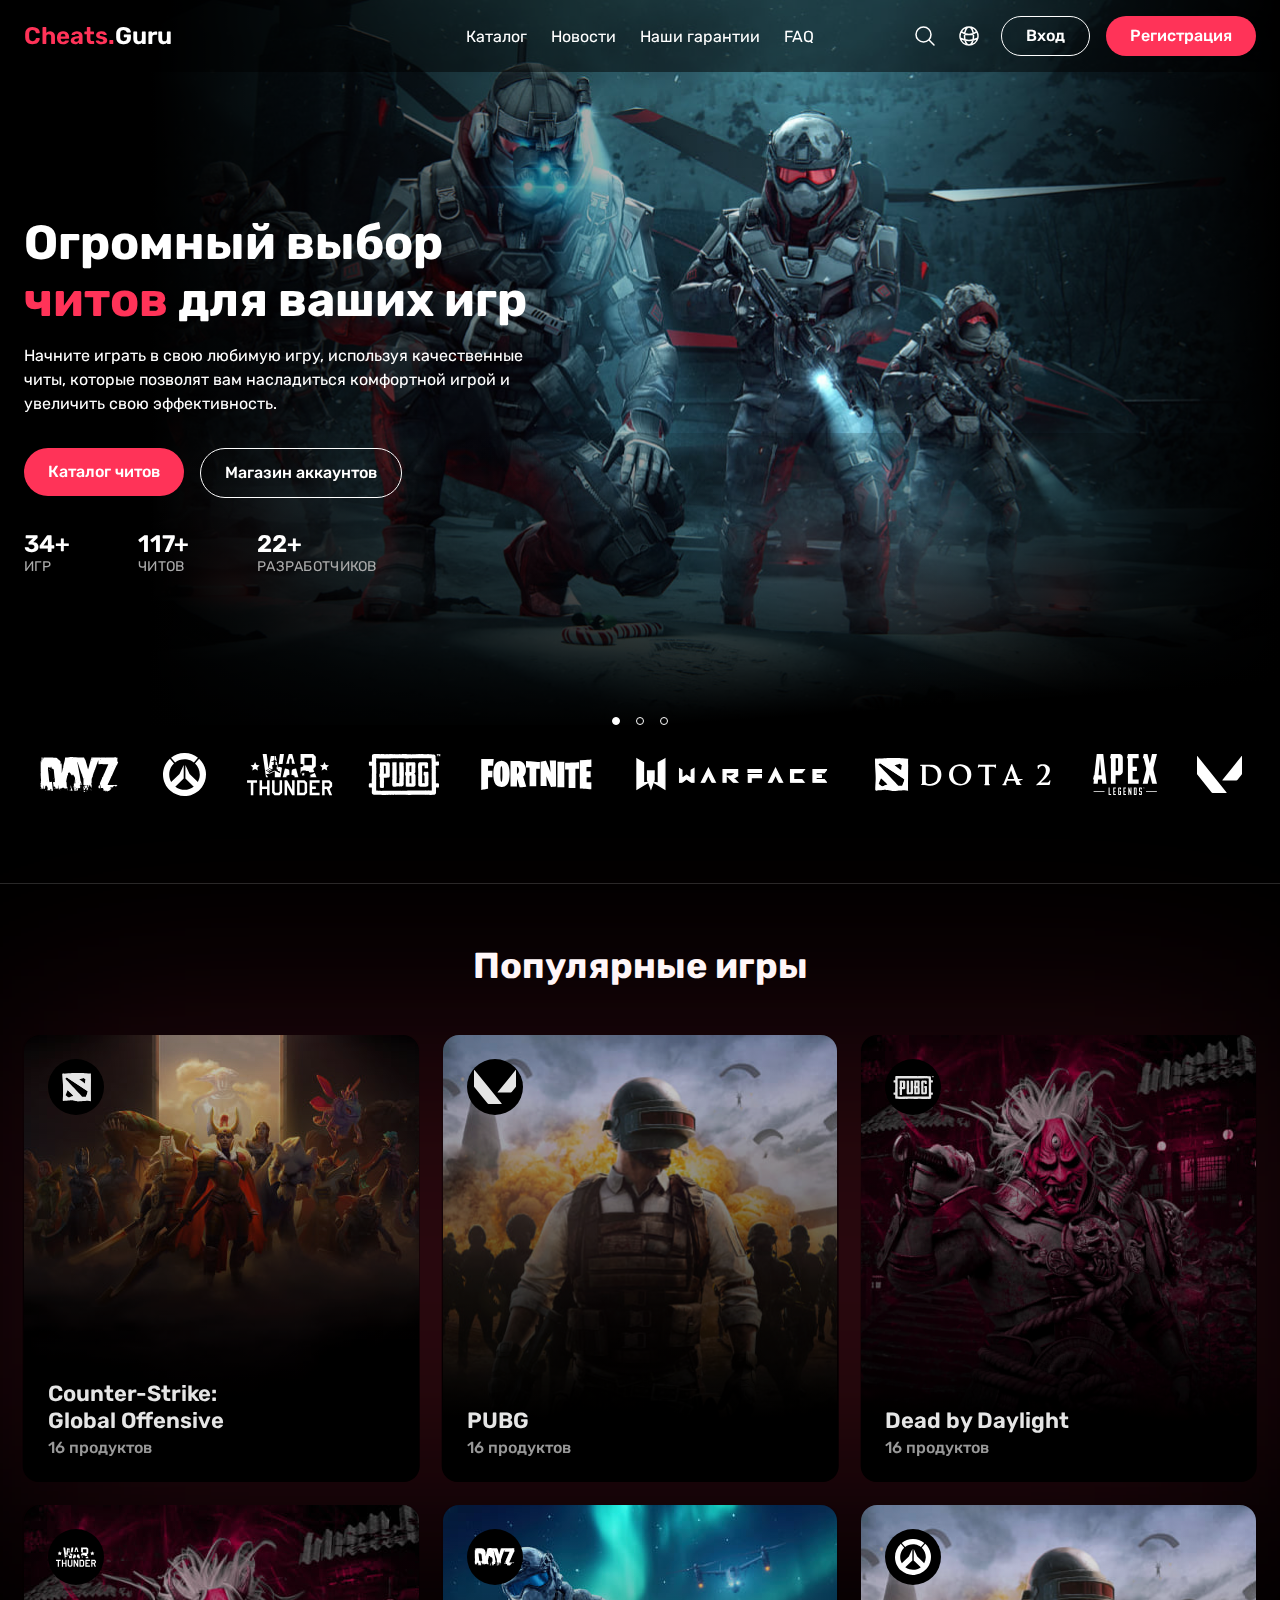
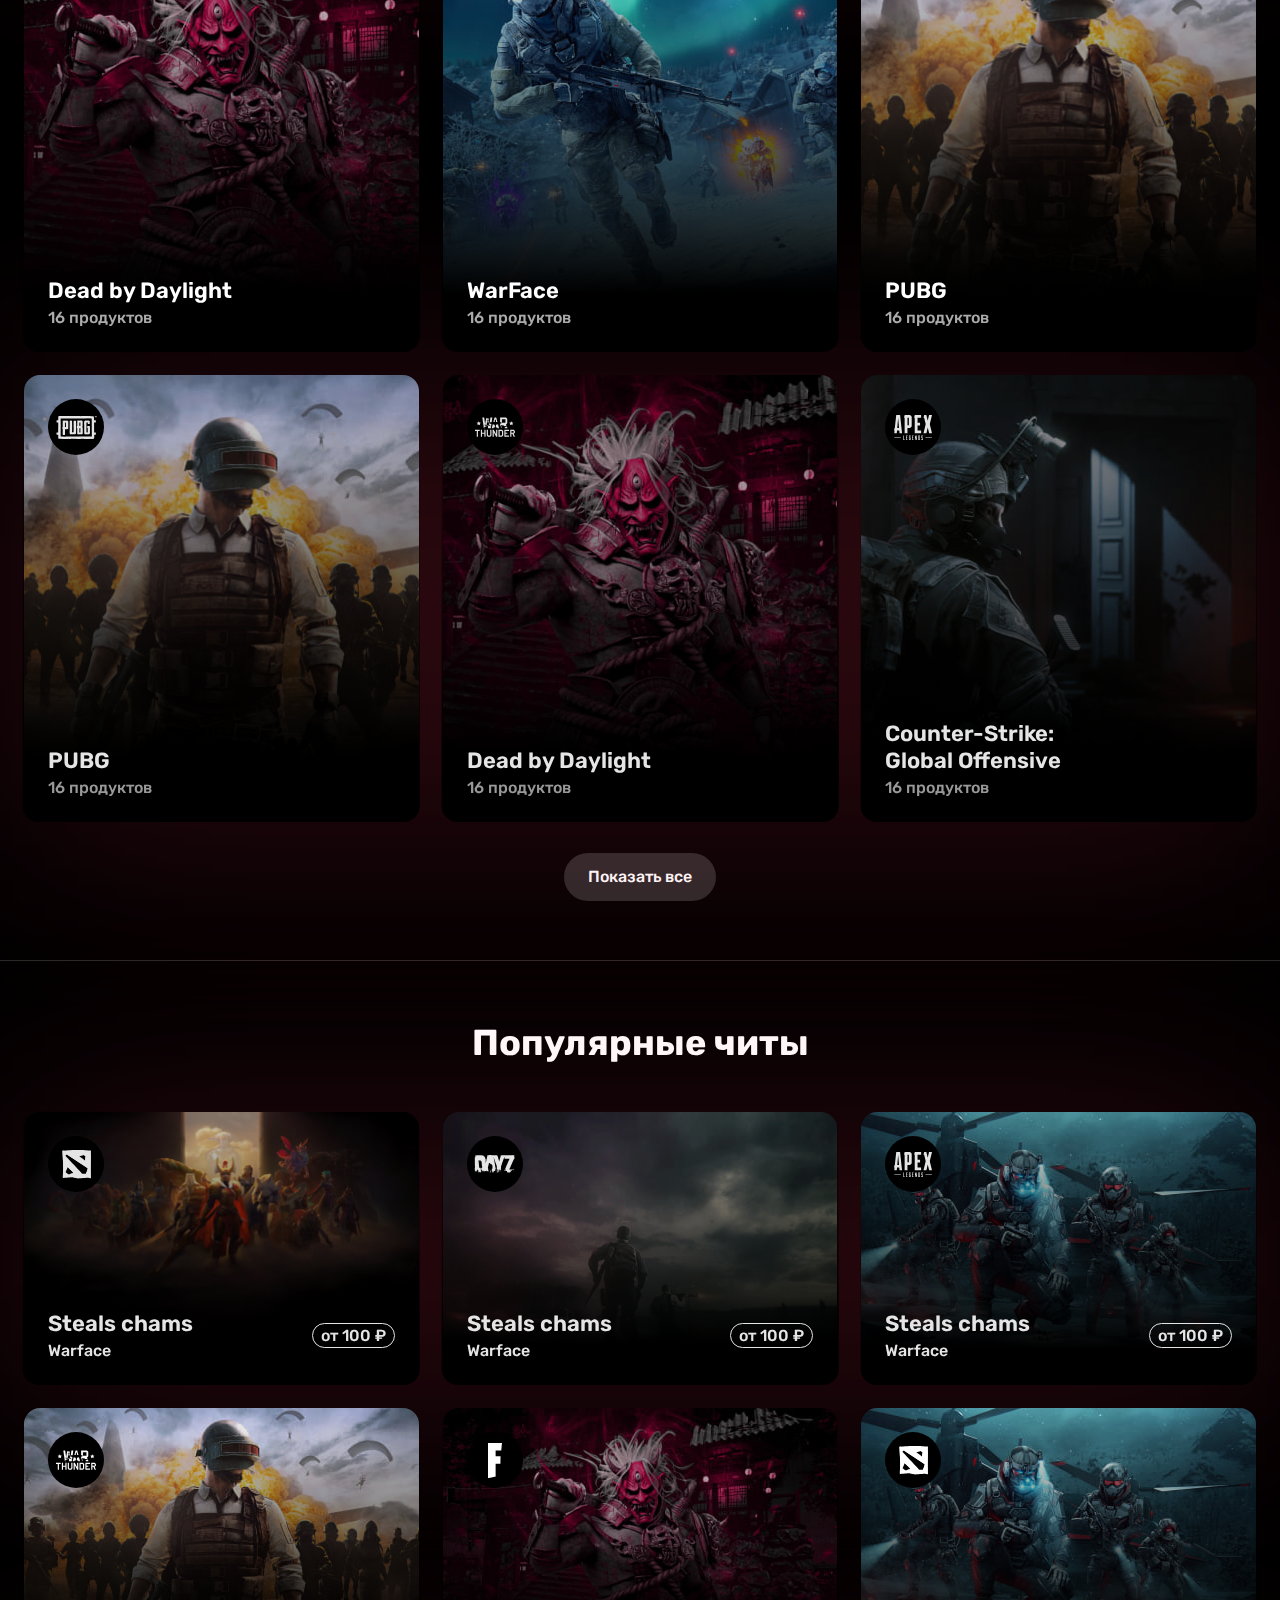
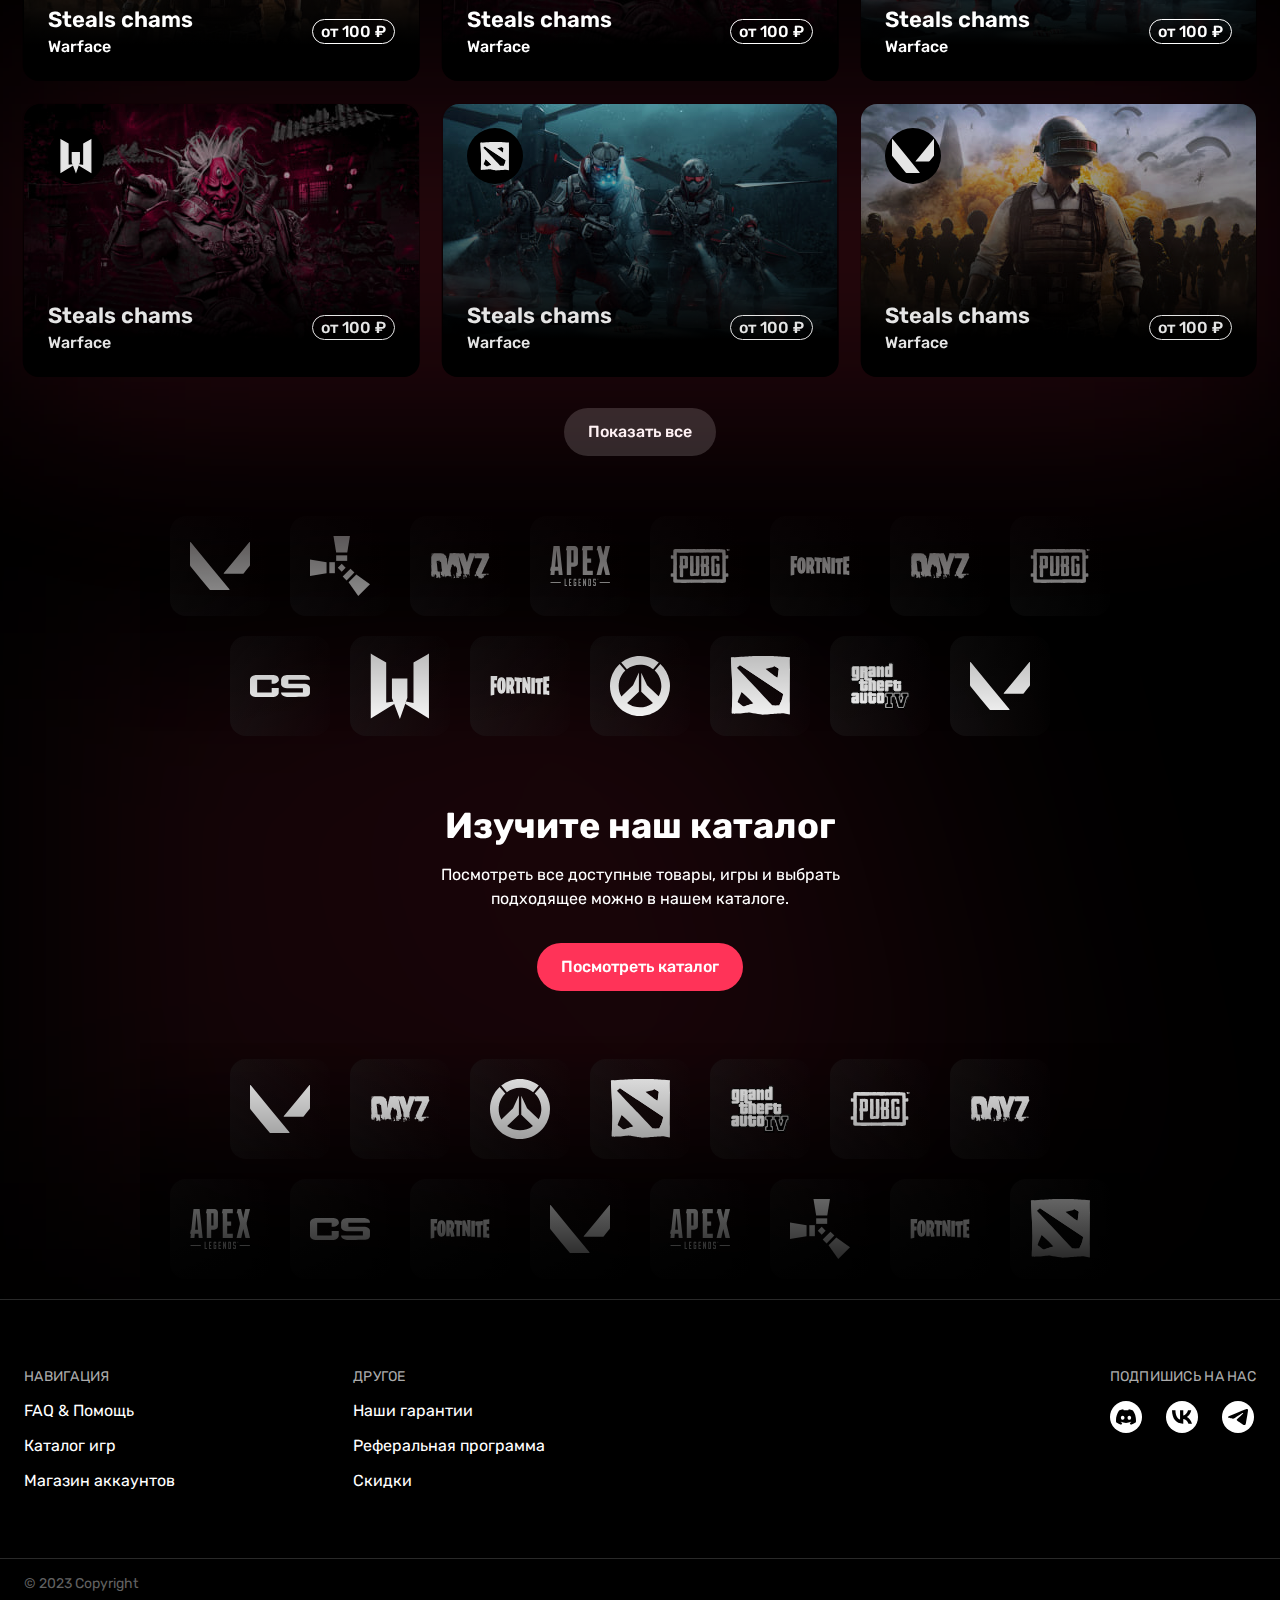
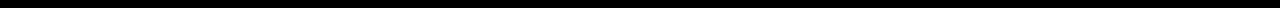
<file: index.html>
<!DOCTYPE html>
<html lang="ru">

<head>
	<meta charset="UTF-8">
	<meta http-equiv="X-UA-Compatible" content="IE=edge">
	<meta name="viewport" content="width=device-width, initial-scale=1.0">
	<title>Tankist</title>

	<meta property="og:image" content="path/to/image.jpg">
	<link rel="shortcut icon" href="img/favicon/favicon.ico" type="image/x-icon">

	<!-- add plugins css -->
	<link rel="stylesheet" href="css/slick.css">
	<!-- add plugins css end -->

	<link rel="stylesheet" href="css/style.css">
	<link rel="stylesheet" href="css/header.css">
	<link rel="stylesheet" href="css/footer.css">
	<link rel="stylesheet" href="css/main.css">
	<link rel="stylesheet" href="css/media.css">
</head>

<body>

	
	<header>
		<div class="container">

			<div class="btn-burger">
				<svg class="svg-icon">
					<use xlink:href="img/sprite.svg#burger"></use>
				</svg>
				<svg class="svg-icon svg-icon__close">
					<use xlink:href="img/sprite.svg#close"></use>
				</svg>
			</div>

			<a href="index.html" class="logo"><span>Cheats.</span>Guru</a>

			<nav class="nav-menu">
				<ul class="menu my-ul">
					<li><a href="catalog.html">Каталог</a></li>
					<li><a href="news.html">Новости</a></li>
					<li><a href="warranty.html">Наши гарантии</a></li>
					<li><a href="faq.html">FAQ</a></li>
				</ul>
				<div class="btn-group">
					<a href="#entranceModal" class="btn btn-border open_modal">Вход</a>
					<a href="#registrationModal" class="btn btn-accent open_modal">Регистрация</a>
				</div>
			</nav>

			<div class="search-wrapper dropdown">
				<a href="#" class="btn-search dropdown-toggle">
					<svg class="svg-icon">
						<use xlink:href="img/sprite.svg#search"></use>
					</svg>
				</a>

				<div class="search-dropdown dropdown-menu">
					<form method="post" class="form-search">
						<label>
							<input type="text" placeholder="Поиск..." name="search">
						</label>
						<button type="submit"><svg class="svg-icon">
								<use xlink:href="img/sprite.svg#search"></use>
							</svg></button>

						<a href="#" class="form-search__close"><svg class="svg-icon">
								<use xlink:href="img/sprite.svg#close"></use>
							</svg>
						</a>
					</form>

					<div class="form-search-result">
						<div class="form-search-result__head">
							<h3>Результатов 2</h3>
						</div>
						<ul class="list-products my-ul">
							<li>
								<a href="#" class="product-row">
									<span class="product-row__logo"><img src="img/game-logo10.svg" alt=""></span>
									<span class="product-row__name">Counter-Strike: Global Offensive</span>
									<span class="product-row__price">от 50 ₽</span>
								</a>
							</li>
							<li>
								<a href="#" class="product-row">
									<span class="product-row__logo"><img src="img/game-logo10.svg" alt=""></span>
									<span class="product-row__name">Counter-Strike: Global Offensive</span>
									<span class="product-row__price">от 50 ₽</span>
								</a>
							</li>
						</ul>

						<div class="form-search-result__zero text-center">
							<p>По запросу ничего не найдено</p>
						</div>
					</div>
				</div>
			</div>

			<div class="language-wrapper dropdown">
				<a href="#" class="btn-language dropdown-toggle"><svg class="svg-icon">
						<use xlink:href="img/sprite.svg#globe"></use>
					</svg></a>

				<div class="dropdown-menu">
					<a href="#" class="dropdown-item">ru</a>
					<a href="#" class="dropdown-item">eng</a>
				</div>
			</div>
			<div class="btn-group">
				<a href="#entranceModal" class="btn btn-border open_modal">Вход</a>
				<a href="#registrationModal" class="btn btn-accent open_modal">Регистрация</a>
			</div>
		</div>
	</header>

	<main class="home section-border">
		<div class="container">
			<div class="home-content">
				<h1>Огромный выбор <span class="color-accent">читов</span> для ваших игр</h1>
				<div class="box-text">
					<p>Начните играть в свою любимую игру, используя качественные читы, которые позволят вам насладиться
						комфортной игрой и
						увеличить свою эффективность.</p>
				</div>

				<div class="btn-group">
					<a href="#" class="btn btn-accent">Каталог читов</a>
					<a href="#" class="btn btn-border">Магазин аккаунтов</a>
				</div>

				<div class="home-numbers">
					<div class="home-numbers-item">
						<p>34+</p>
						<span>Игр</span>
					</div>
					<div class="home-numbers-item">
						<p>117+</p>
						<span>Читов</span>
					</div>
					<div class="home-numbers-item">
						<p>22+</p>
						<span>Разработчиков</span>
					</div>
				</div>
			</div>
		</div>

		<div class="home-slider">
			<div class="slide">
				<div class="home-slider-item">
					<img src="img/slide1.jpg" alt="">
					<div class="bg-overlay"></div>
				</div>
			</div>
			<div class="slide">
				<div class="home-slider-item">
					<img src="img/slide2.jpg" alt="">
					<div class="bg-overlay"></div>
				</div>
			</div>
			<div class="slide">
				<div class="home-slider-item">
					<img src="img/slide1.jpg" alt="">
					<div class="bg-overlay"></div>
				</div>
			</div>
		</div>

		<div class="home-slider__nav"></div>

		<div class="games-logos">
			<div class="container">
				<a href="#" class="game-logo__item">
					<img src="img/game-logo1.svg" alt="">
					<img src="img/game-logo1-1.svg" alt="" class="img-hover">
				</a>
				<a href="#" class="game-logo__item"><img src="img/game-logo2.svg" alt="">
					<img src="img/game-logo2-1.svg" alt="" class="img-hover"></a>
				<a href="#" class="game-logo__item"><img src="img/game-logo3.svg" alt="">
					<img src="img/game-logo3-1.svg" alt="" class="img-hover"></a>
				<a href="#" class="game-logo__item"><img src="img/game-logo4.svg" alt="">
					<img src="img/game-logo4-1.svg" alt="" class="img-hover"></a>
				<a href="#" class="game-logo__item"><img src="img/game-logo5.svg" alt="">
					<img src="img/game-logo5-1.svg" alt="" class="img-hover"></a>
				<a href="#" class="game-logo__item"><img src="img/game-logo6.svg" alt="">
					<img src="img/game-logo6-1.svg" alt="" class="img-hover"></a>
				<a href="#" class="game-logo__item"><img src="img/game-logo7.svg" alt="">
					<img src="img/game-logo7-1.svg" alt="" class="img-hover"></a>
				<a href="#" class="game-logo__item"><img src="img/game-logo8.svg" alt="">
					<img src="img/game-logo8-1.svg" alt="" class="img-hover"></a>
				<a href="#" class="game-logo__item"><img src="img/game-logo9.svg" alt="">
					<img src="img/game-logo9-1.svg" alt="" class="img-hover"></a>
			</div>
		</div>
	</main>


	<section class="popular-games section-border p-60">
		<div class="container">
			<h2>Популярные игры</h2>
			<div class="w-100">
				<div class="row row-bg">
					<div class="col-30 mb-24">
						<a href="#" class="game-card">
							<span class="game-card__logo product-row__logo"><img src="img/game-logo11.svg" alt=""></span>
							<span class="game-card__img"><img src="img/game1.jpg" alt=""></span>
							<div class="game-card__body">
								<span class="game-card__content">
									<span class="game-card__title">Counter-Strike: Global Offensive</span>
									<span class="game-card__text">16 продуктов</span>
								</span>
							</div>
						</a>
					</div>
					<div class="col-30 mb-24">
						<a href="#" class="game-card">
							<span class="game-card__logo product-row__logo"><img src="img/game-logo12.svg" alt=""></span>
							<span class="game-card__img"><img src="img/game2.jpg" alt=""></span>
							<div class="game-card__body">
								<span class="game-card__content">
									<span class="game-card__title">PUBG</span>
									<span class="game-card__text">16 продуктов</span>
								</span>
							</div>
						</a>
					</div>
					<div class="col-30 mb-24">
						<a href="#" class="game-card">
							<span class="game-card__logo product-row__logo"><img src="img/game-logo13.svg" alt=""></span>
							<span class="game-card__img"><img src="img/game3.jpg" alt=""></span>
							<div class="game-card__body">
								<span class="game-card__content">
									<span class="game-card__title">Dead by Daylight</span>
									<span class="game-card__text">16 продуктов</span>
								</span>
							</div>
						</a>
					</div>
				</div>

				<div class="row">
					<div class="col-30 mb-24">
						<a href="#" class="game-card">
							<span class="game-card__logo product-row__logo"><img src="img/game-logo14.svg" alt=""></span>
							<span class="game-card__img"><img src="img/game3.jpg" alt=""></span>
							<div class="game-card__body">
								<span class="game-card__content">
									<span class="game-card__title">Dead by Daylight</span>
									<span class="game-card__text">16 продуктов</span>
								</span>
							</div>
						</a>
					</div>

					<div class="col-30 mb-24">
						<a href="#" class="game-card">
							<span class="game-card__logo product-row__logo"><img src="img/game-logo15.svg" alt=""></span>
							<span class="game-card__img"><img src="img/game4.jpg" alt=""></span>
							<div class="game-card__body">
								<span class="game-card__content">
									<span class="game-card__title">WarFace</span>
									<span class="game-card__text">16 продуктов</span>
								</span>
							</div>
						</a>
					</div>

					<div class="col-30 mb-24">
						<a href="#" class="game-card">
							<span class="game-card__logo product-row__logo"><img src="img/game-logo16.svg" alt=""></span>
							<span class="game-card__img"><img src="img/game2.jpg" alt=""></span>
							<div class="game-card__body">
								<span class="game-card__content">
									<span class="game-card__title">PUBG</span>
									<span class="game-card__text">16 продуктов</span>
								</span>
							</div>
						</a>
					</div>
				</div>

				<div class="row row-bg">
					<div class="col-30 mb-24">
						<a href="#" class="game-card">
							<span class="game-card__logo product-row__logo"><img src="img/game-logo13.svg" alt=""></span>
							<span class="game-card__img"><img src="img/game2.jpg" alt=""></span>
							<div class="game-card__body">
								<span class="game-card__content">
									<span class="game-card__title">PUBG</span>
									<span class="game-card__text">16 продуктов</span>
								</span>
							</div>
						</a>
					</div>
					<div class="col-30 mb-24">
						<a href="#" class="game-card">
							<span class="game-card__logo product-row__logo"><img src="img/game-logo14.svg" alt=""></span>
							<span class="game-card__img"><img src="img/game3.jpg" alt=""></span>
							<div class="game-card__body">
								<span class="game-card__content">
									<span class="game-card__title">Dead by Daylight</span>
									<span class="game-card__text">16 продуктов</span>
								</span>
							</div>
						</a>
					</div>
					<div class="col-30 mb-24">
						<a href="#" class="game-card">
							<span class="game-card__logo product-row__logo"><img src="img/game-logo17.svg" alt=""></span>
							<span class="game-card__img"><img src="img/game5.jpg" alt=""></span>
							<div class="game-card__body">
								<span class="game-card__content">
									<span class="game-card__title">Counter-Strike: Global Offensive</span>
									<span class="game-card__text">16 продуктов</span>
								</span>
							</div>
						</a>
					</div>
				</div>

				<a href="catalog.html" class="btn btn-grey btn-all">Показать все</a>
			</div>
		</div>
	</section>

	<section class="popular-games p-60">
		<div class="container">
			<h2>Популярные читы</h2>

			<div class="w-100">
				<div class="row row-bg">
					<div class="col-30 mb-24">
						<a href="#" class="game-card chit-card">
							<span class="game-card__logo product-row__logo"><img src="img/game-logo11.svg" alt=""></span>
							<span class="game-card__img"><img src="img/chit3.jpg" alt=""></span>
							<div class="game-card__body">
								<span class="game-card__content">
									<span class="game-card__title">Steals chams</span>
									<span class="game-card__category">Warface</span>
								</span>

								<span class="product-row__price">от 100 ₽</span>
							</div>
						</a>
					</div>
					<div class="col-30 mb-24">
						<a href="#" class="game-card chit-card">
							<span class="game-card__logo product-row__logo"><img src="img/game-logo15.svg" alt=""></span>
							<span class="game-card__img"><img src="img/chit1.jpg" alt=""></span>
							<div class="game-card__body">
								<span class="game-card__content">
									<span class="game-card__title">Steals chams</span>
									<span class="game-card__category">Warface</span>
								</span>

								<span class="product-row__price">от 100 ₽</span>
							</div>
						</a>
					</div>
					<div class="col-30 mb-24">
						<a href="#" class="game-card chit-card">
							<span class="game-card__logo product-row__logo"><img src="img/game-logo17.svg" alt=""></span>
							<span class="game-card__img"><img src="img/chit2.jpg" alt=""></span>
							<div class="game-card__body">
								<span class="game-card__content">
									<span class="game-card__title">Steals chams</span>
									<span class="game-card__category">Warface</span>
								</span>

								<span class="product-row__price">от 100 ₽</span>
							</div>
						</a>
					</div>
				</div>

				<div class="row">
					<div class="col-30 mb-24">
						<a href="#" class="game-card chit-card">
							<span class="game-card__logo product-row__logo"><img src="img/game-logo14.svg" alt=""></span>
							<span class="game-card__img"><img src="img/chit4.jpg" alt=""></span>
							<div class="game-card__body">
								<span class="game-card__content">
									<span class="game-card__title">Steals chams</span>
									<span class="game-card__category">Warface</span>
								</span>

								<span class="product-row__price">от 100 ₽</span>
							</div>
						</a>
					</div>

					<div class="col-30 mb-24">
						<a href="#" class="game-card chit-card">
							<span class="game-card__logo product-row__logo"><img src="img/game-logo18.svg" alt=""></span>
							<span class="game-card__img"><img src="img/chit5.jpg" alt=""></span>
							<div class="game-card__body">
								<span class="game-card__content">
									<span class="game-card__title">Steals chams</span>
									<span class="game-card__category">Warface</span>
								</span>

								<span class="product-row__price">от 100 ₽</span>
							</div>
						</a>
					</div>

					<div class="col-30 mb-24">
						<a href="#" class="game-card chit-card">
							<span class="game-card__logo product-row__logo"><img src="img/game-logo11.svg" alt=""></span>
							<span class="game-card__img"><img src="img/chit2.jpg" alt=""></span>
							<div class="game-card__body">
								<span class="game-card__content">
									<span class="game-card__title">Steals chams</span>
									<span class="game-card__category">Warface</span>
								</span>

								<span class="product-row__price">от 100 ₽</span>
							</div>
						</a>
					</div>
				</div>

				<div class="row row-bg">
					<div class="col-30 mb-24">
						<a href="#" class="game-card chit-card">
							<span class="game-card__logo product-row__logo"><img src="img/game-logo19.svg" alt=""></span>
							<span class="game-card__img"><img src="img/chit5.jpg" alt=""></span>
							<div class="game-card__body">
								<span class="game-card__content">
									<span class="game-card__title">Steals chams</span>
									<span class="game-card__category">Warface</span>
								</span>

								<span class="product-row__price">от 100 ₽</span>
							</div>
						</a>
					</div>
					<div class="col-30 mb-24">
						<a href="#" class="game-card chit-card">
							<span class="game-card__logo product-row__logo"><img src="img/game-logo11.svg" alt=""></span>
							<span class="game-card__img"><img src="img/chit2.jpg" alt=""></span>
							<div class="game-card__body">
								<span class="game-card__content">
									<span class="game-card__title">Steals chams</span>
									<span class="game-card__category">Warface</span>
								</span>

								<span class="product-row__price">от 100 ₽</span>
							</div>
						</a>
					</div>
					<div class="col-30 mb-24">
						<a href="#" class="game-card chit-card">
							<span class="game-card__logo product-row__logo"><img src="img/game-logo12.svg" alt=""></span>
							<span class="game-card__img"><img src="img/chit4.jpg" alt=""></span>
							<div class="game-card__body">
								<span class="game-card__content">
									<span class="game-card__title">Steals chams</span>
									<span class="game-card__category">Warface</span>
								</span>

								<span class="product-row__price">от 100 ₽</span>
							</div>
						</a>
					</div>
				</div>

				<a href="catalog.html" class="btn btn-grey btn-all">Показать все</a>
			</div>
		</div>
	</section>

	<section class="explore-catalog">
		<div class="container">
			<div class="explore-catalog-logos">
				<div class="explore-catalog-logos__item"><img src="img/game-logo12.svg" alt=""></div>
				<div class="explore-catalog-logos__item"><img src="img/game-logo20.svg" alt=""></div>
				<div class="explore-catalog-logos__item"><img src="img/game-logo15.svg" alt=""></div>
				<div class="explore-catalog-logos__item"><img src="img/game-logo17.svg" alt=""></div>
				<div class="explore-catalog-logos__item"><img src="img/game-logo13.svg" alt=""></div>
				<div class="explore-catalog-logos__item"><img src="img/game-logo21.svg" alt=""></div>
				<div class="explore-catalog-logos__item"><img src="img/game-logo15.svg" alt=""></div>
				<div class="explore-catalog-logos__item"><img src="img/game-logo13.svg" alt=""></div>
				<div class="line">
					<div class="explore-catalog-logos__item"><img src="img/game-logo22.svg" alt=""></div>
					<div class="explore-catalog-logos__item"><img src="img/game-logo19.svg" alt=""></div>
					<div class="explore-catalog-logos__item"><img src="img/game-logo21.svg" alt=""></div>
					<div class="explore-catalog-logos__item"><img src="img/game-logo16.svg" alt=""></div>
					<div class="explore-catalog-logos__item"><img src="img/game-logo11.svg" alt=""></div>
					<div class="explore-catalog-logos__item"><img src="img/game-logo23.svg" alt=""></div>
					<div class="explore-catalog-logos__item"><img src="img/game-logo12.svg" alt=""></div>
				</div>
			</div>

			<div class="explore-catalog__content">
				<h2>Изучите наш каталог</h2>
				<div class="box-text">
					<p>Посмотреть все доступные товары, игры и выбрать подходящее можно в нашем каталоге.</p>
				</div>

				<a href="#" class="btn btn-accent">Посмотреть каталог</a>
			</div>

			<div class="explore-catalog-logos">
				<div class="line-mobile">
					<div class="explore-catalog-logos__item"><img src="img/game-logo23.svg" alt=""></div>
					<div class="explore-catalog-logos__item"><img src="img/game-logo20.svg" alt=""></div>
					<div class="explore-catalog-logos__item"><img src="img/game-logo22.svg" alt=""></div>
				</div>
				<div class="line">
					<div class="explore-catalog-logos__item"><img src="img/game-logo12.svg" alt=""></div>
					<div class="explore-catalog-logos__item"><img src="img/game-logo15.svg" alt=""></div>
					<div class="explore-catalog-logos__item"><img src="img/game-logo16.svg" alt=""></div>
					<div class="explore-catalog-logos__item"><img src="img/game-logo11.svg" alt=""></div>
					<div class="explore-catalog-logos__item"><img src="img/game-logo23.svg" alt=""></div>
					<div class="explore-catalog-logos__item"><img src="img/game-logo13.svg" alt=""></div>
					<div class="explore-catalog-logos__item"><img src="img/game-logo15.svg" alt=""></div>
				</div>
				<div class="explore-catalog-logos__item d-mobile"><img src="img/game-logo15.svg" alt=""></div>
				<div class="explore-catalog-logos__item d-mobile"><img src="img/game-logo13.svg" alt=""></div>
				<div class="explore-catalog-logos__item d-mobile"><img src="img/game-logo21.svg" alt=""></div>
				<div class="explore-catalog-logos__item d-mobile"><img src="img/game-logo17.svg" alt=""></div>
				<div class="explore-catalog-logos__item"><img src="img/game-logo17.svg" alt=""></div>
				<div class="explore-catalog-logos__item"><img src="img/game-logo22.svg" alt=""></div>
				<div class="explore-catalog-logos__item"><img src="img/game-logo21.svg" alt=""></div>
				<div class="explore-catalog-logos__item"><img src="img/game-logo12.svg" alt=""></div>
				<div class="explore-catalog-logos__item"><img src="img/game-logo17.svg" alt=""></div>
				<div class="explore-catalog-logos__item"><img src="img/game-logo20.svg" alt=""></div>
				<div class="explore-catalog-logos__item"><img src="img/game-logo21.svg" alt=""></div>
				<div class="explore-catalog-logos__item"><img src="img/game-logo11.svg" alt=""></div>
			</div>
		</div>
	</section>


	<footer>
		<div class="footer-top">
			<div class="container">
				<div class="footer-box">
					<h3 class="footer-box__title">Навигация</h3>
					<ul class="footer-menu my-ul">
						<li><a href="#">FAQ & Помощь</a></li>
						<li><a href="#">Каталог игр</a></li>
						<li><a href="#">Магазин аккаунтов</a></li>
					</ul>
				</div>

				<div class="footer-box">
					<h3 class="footer-box__title">Другое</h3>
					<ul class="footer-menu my-ul">
						<li><a href="#">Наши гарантии</a></li>
						<li><a href="#">Реферальная программа</a></li>
						<li><a href="#">Скидки</a></li>
					</ul>
				</div>

				<div class="footer-box">
					<h3>Подпишись на нас</h3>

					<ul class="list-social my-ul">
						<li><a href="#"><svg class="svg-icon">
									<use xlink:href="img/sprite.svg#social1"></use>
								</svg></a></li>
						<li><a href="#"><svg class="svg-icon">
									<use xlink:href="img/sprite.svg#social2"></use>
								</svg></a></li>
						<li><a href="#"><svg class="svg-icon">
									<use xlink:href="img/sprite.svg#social3"></use>
								</svg></a></li>
					</ul>
				</div>
			</div>
		</div>

		<div class="footer-bottom">
			<div class="container">
				<div class="copyright">© 2023 Copyright</div>
			</div>
		</div>
	</footer>

	<a href="#" class="btn-scroll-top btn-scroll-top-home"><svg class="svg-icon">
			<use xlink:href="img/sprite.svg#arrow-top"></use>
		</svg></a>

	<!-- add plugins js-->
	<script src="js/jquery.min.js"></script>
	<script src="js/slick.min.js"></script>
	<!-- add plugins js end-->

	<script src="js/common.js"></script>

</body>

</html>
</file>
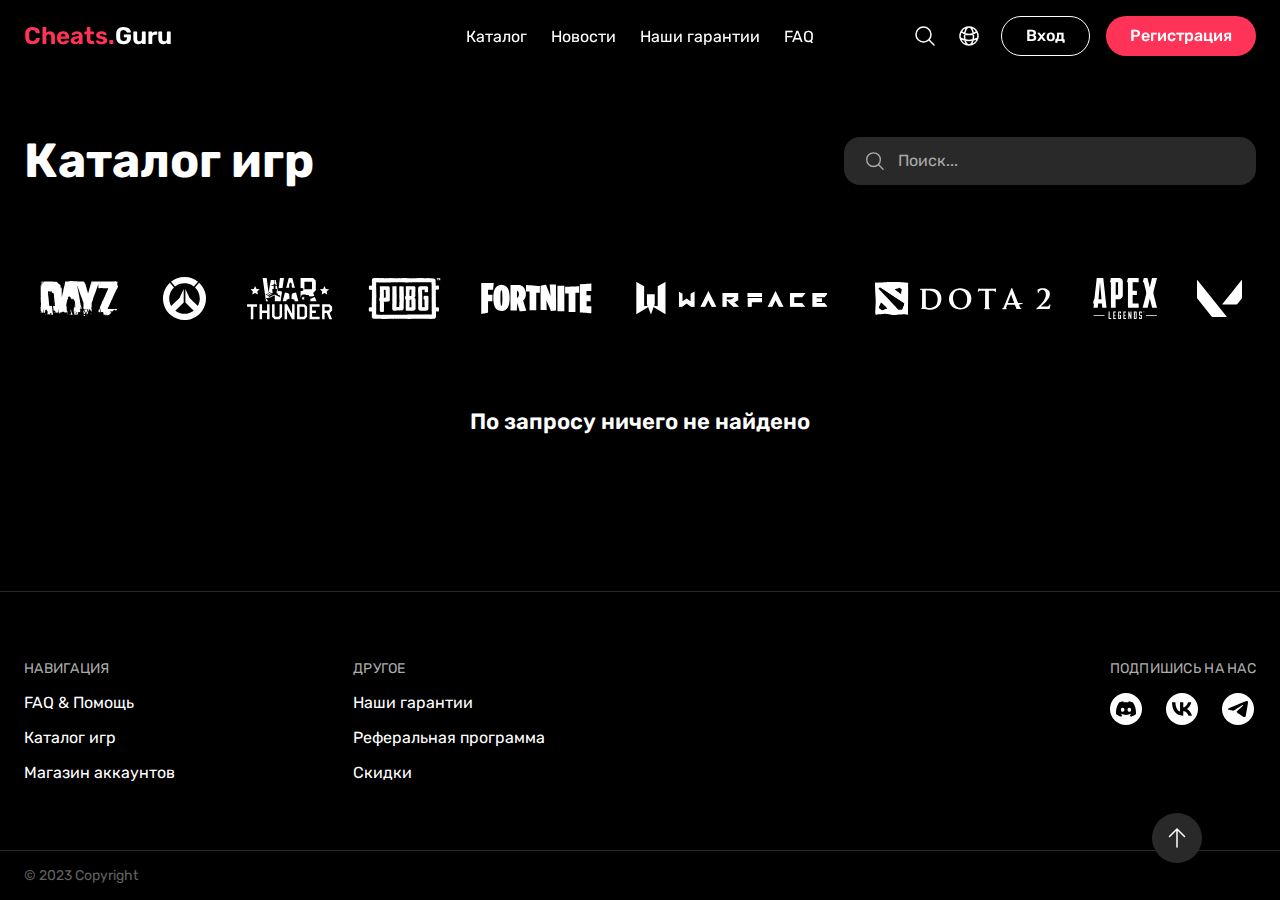
<file: catalog-result.html>
<!DOCTYPE html>
<html lang="ru">

<head>
	<meta charset="UTF-8">
	<meta http-equiv="X-UA-Compatible" content="IE=edge">
	<meta name="viewport" content="width=device-width, initial-scale=1.0">
	<title>Tankist</title>

	<meta property="og:image" content="path/to/image.jpg">
	<link rel="shortcut icon" href="img/favicon/favicon.ico" type="image/x-icon">

	<!-- add plugins css -->
	<link rel="stylesheet" href="css/slick.css">
	<!-- add plugins css end -->

	<link rel="stylesheet" href="css/style.css">
	<link rel="stylesheet" href="css/header.css">
	<link rel="stylesheet" href="css/footer.css">
	<link rel="stylesheet" href="css/main.css">
	<link rel="stylesheet" href="css/media.css">
</head>

<body>

	<div class="wrapper">
		<div class="content">
			<header>
				<div class="container">

					<div class="btn-burger">
						<svg class="svg-icon">
							<use xlink:href="img/sprite.svg#burger"></use>
						</svg>
						<svg class="svg-icon svg-icon__close">
							<use xlink:href="img/sprite.svg#close"></use>
						</svg>
					</div>

					<a href="index.html" class="logo"><span>Cheats.</span>Guru</a>

					<nav class="nav-menu">
						<ul class="menu my-ul">
							<li><a href="catalog.html">Каталог</a></li>
							<li><a href="news.html">Новости</a></li>
							<li><a href="warranty.html">Наши гарантии</a></li>
							<li><a href="faq.html">FAQ</a></li>
						</ul>
						<div class="btn-group">
							<a href="#entranceModal" class="btn btn-border open_modal">Вход</a>
							<a href="#registrationModal" class="btn btn-accent open_modal">Регистрация</a>
						</div>
					</nav>

					<div class="search-wrapper dropdown">
						<a href="#" class="btn-search dropdown-toggle">
							<svg class="svg-icon">
								<use xlink:href="img/sprite.svg#search"></use>
							</svg>
						</a>

						<div class="search-dropdown dropdown-menu">
							<form method="post" class="form-search">
								<label>
									<input type="text" placeholder="Поиск..." name="search">
								</label>
								<button type="submit"><svg class="svg-icon">
										<use xlink:href="img/sprite.svg#search"></use>
									</svg></button>

								<a href="#" class="form-search__close"><svg class="svg-icon">
										<use xlink:href="img/sprite.svg#close"></use>
									</svg>
								</a>
							</form>

							<div class="form-search-result">
								<div class="form-search-result__head">
									<h3>Результатов 2</h3>
								</div>
								<ul class="list-products my-ul">
									<li>
										<a href="#" class="product-row">
											<span class="product-row__logo"><img src="img/game-logo10.svg" alt=""></span>
											<span class="product-row__name">Counter-Strike: Global Offensive</span>
											<span class="product-row__price">от 50 ₽</span>
										</a>
									</li>
									<li>
										<a href="#" class="product-row">
											<span class="product-row__logo"><img src="img/game-logo10.svg" alt=""></span>
											<span class="product-row__name">Counter-Strike: Global Offensive</span>
											<span class="product-row__price">от 50 ₽</span>
										</a>
									</li>
								</ul>

								<div class="form-search-result__zero text-center">
									<p>По запросу ничего не найдено</p>
								</div>
							</div>
						</div>
					</div>

					<div class="language-wrapper dropdown">
						<a href="#" class="btn-language dropdown-toggle"><svg class="svg-icon">
								<use xlink:href="img/sprite.svg#globe"></use>
							</svg></a>

						<div class="dropdown-menu">
							<a href="#" class="dropdown-item">ru</a>
							<a href="#" class="dropdown-item">eng</a>
						</div>
					</div>
					<div class="btn-group">
						<a href="#entranceModal" class="btn btn-border open_modal">Вход</a>
						<a href="#registrationModal" class="btn btn-accent open_modal">Регистрация</a>
					</div>
				</div>
			</header>

			<section class="page page-catalog">
				<div class="container">
					<div class="title-wrapper">
						<h1>Каталог игр</h1>

						<form method="post" class="form-search form-search-page">
							<label>
								<input type="text" placeholder="Поиск..." name="search">
							</label>
							<button type="submit"><svg class="svg-icon">
									<use xlink:href="img/sprite.svg#search"></use>
								</svg></button>

							<a href="#" class="form-search__close"><svg class="svg-icon">
									<use xlink:href="img/sprite.svg#close"></use>
								</svg>
							</a>
						</form>
					</div>
				</div>

				<div class="games-logos">
					<div class="container">
						<a href="#" class="game-logo__item">
							<img src="img/game-logo1.svg" alt="">
							<img src="img/game-logo1-1.svg" alt="" class="img-hover">
						</a>
						<a href="#" class="game-logo__item"><img src="img/game-logo2.svg" alt="">
							<img src="img/game-logo2-1.svg" alt="" class="img-hover"></a>
						<a href="#" class="game-logo__item"><img src="img/game-logo3.svg" alt="">
							<img src="img/game-logo3-1.svg" alt="" class="img-hover"></a>
						<a href="#" class="game-logo__item"><img src="img/game-logo4.svg" alt="">
							<img src="img/game-logo4-1.svg" alt="" class="img-hover"></a>
						<a href="#" class="game-logo__item"><img src="img/game-logo5.svg" alt="">
							<img src="img/game-logo5-1.svg" alt="" class="img-hover"></a>
						<a href="#" class="game-logo__item"><img src="img/game-logo6.svg" alt="">
							<img src="img/game-logo6-1.svg" alt="" class="img-hover"></a>
						<a href="#" class="game-logo__item"><img src="img/game-logo7.svg" alt="">
							<img src="img/game-logo7-1.svg" alt="" class="img-hover"></a>
						<a href="#" class="game-logo__item"><img src="img/game-logo8.svg" alt="">
							<img src="img/game-logo8-1.svg" alt="" class="img-hover"></a>
						<a href="#" class="game-logo__item"><img src="img/game-logo9.svg" alt="">
							<img src="img/game-logo9-1.svg" alt="" class="img-hover"></a>
					</div>
				</div>

				<div class="container">
					<div class="reslut-search-text">
						<p>По запросу ничего не найдено</p>
					</div>
				</div>
			</section>
		</div>
		<footer>
			<div class="footer-top">
				<div class="container">
					<div class="footer-box">
						<h3 class="footer-box__title">Навигация</h3>
						<ul class="footer-menu my-ul">
							<li><a href="#">FAQ & Помощь</a></li>
							<li><a href="#">Каталог игр</a></li>
							<li><a href="#">Магазин аккаунтов</a></li>
						</ul>
					</div>

					<div class="footer-box">
						<h3 class="footer-box__title">Другое</h3>
						<ul class="footer-menu my-ul">
							<li><a href="#">Наши гарантии</a></li>
							<li><a href="#">Реферальная программа</a></li>
							<li><a href="#">Скидки</a></li>
						</ul>
					</div>

					<div class="footer-box">
						<h3>Подпишись на нас</h3>

						<ul class="list-social my-ul">
							<li><a href="#"><svg class="svg-icon">
										<use xlink:href="img/sprite.svg#social1"></use>
									</svg></a></li>
							<li><a href="#"><svg class="svg-icon">
										<use xlink:href="img/sprite.svg#social2"></use>
									</svg></a></li>
							<li><a href="#"><svg class="svg-icon">
										<use xlink:href="img/sprite.svg#social3"></use>
									</svg></a></li>
						</ul>
					</div>
				</div>
			</div>

			<div class="footer-bottom">
				<div class="container">
					<div class="copyright">© 2023 Copyright</div>
				</div>
			</div>
		</footer>
	</div>


	<a href="#" class="btn-scroll-top btn-scroll-top-all"><svg class="svg-icon">
			<use xlink:href="img/sprite.svg#arrow-top"></use>
		</svg></a>

	<!-- add plugins js-->
	<script src="js/jquery.min.js"></script>
	<script src="js/slick.min.js"></script>
	<!-- add plugins js end-->

	<script src="js/common.js"></script>

</body>

</html>
</file>
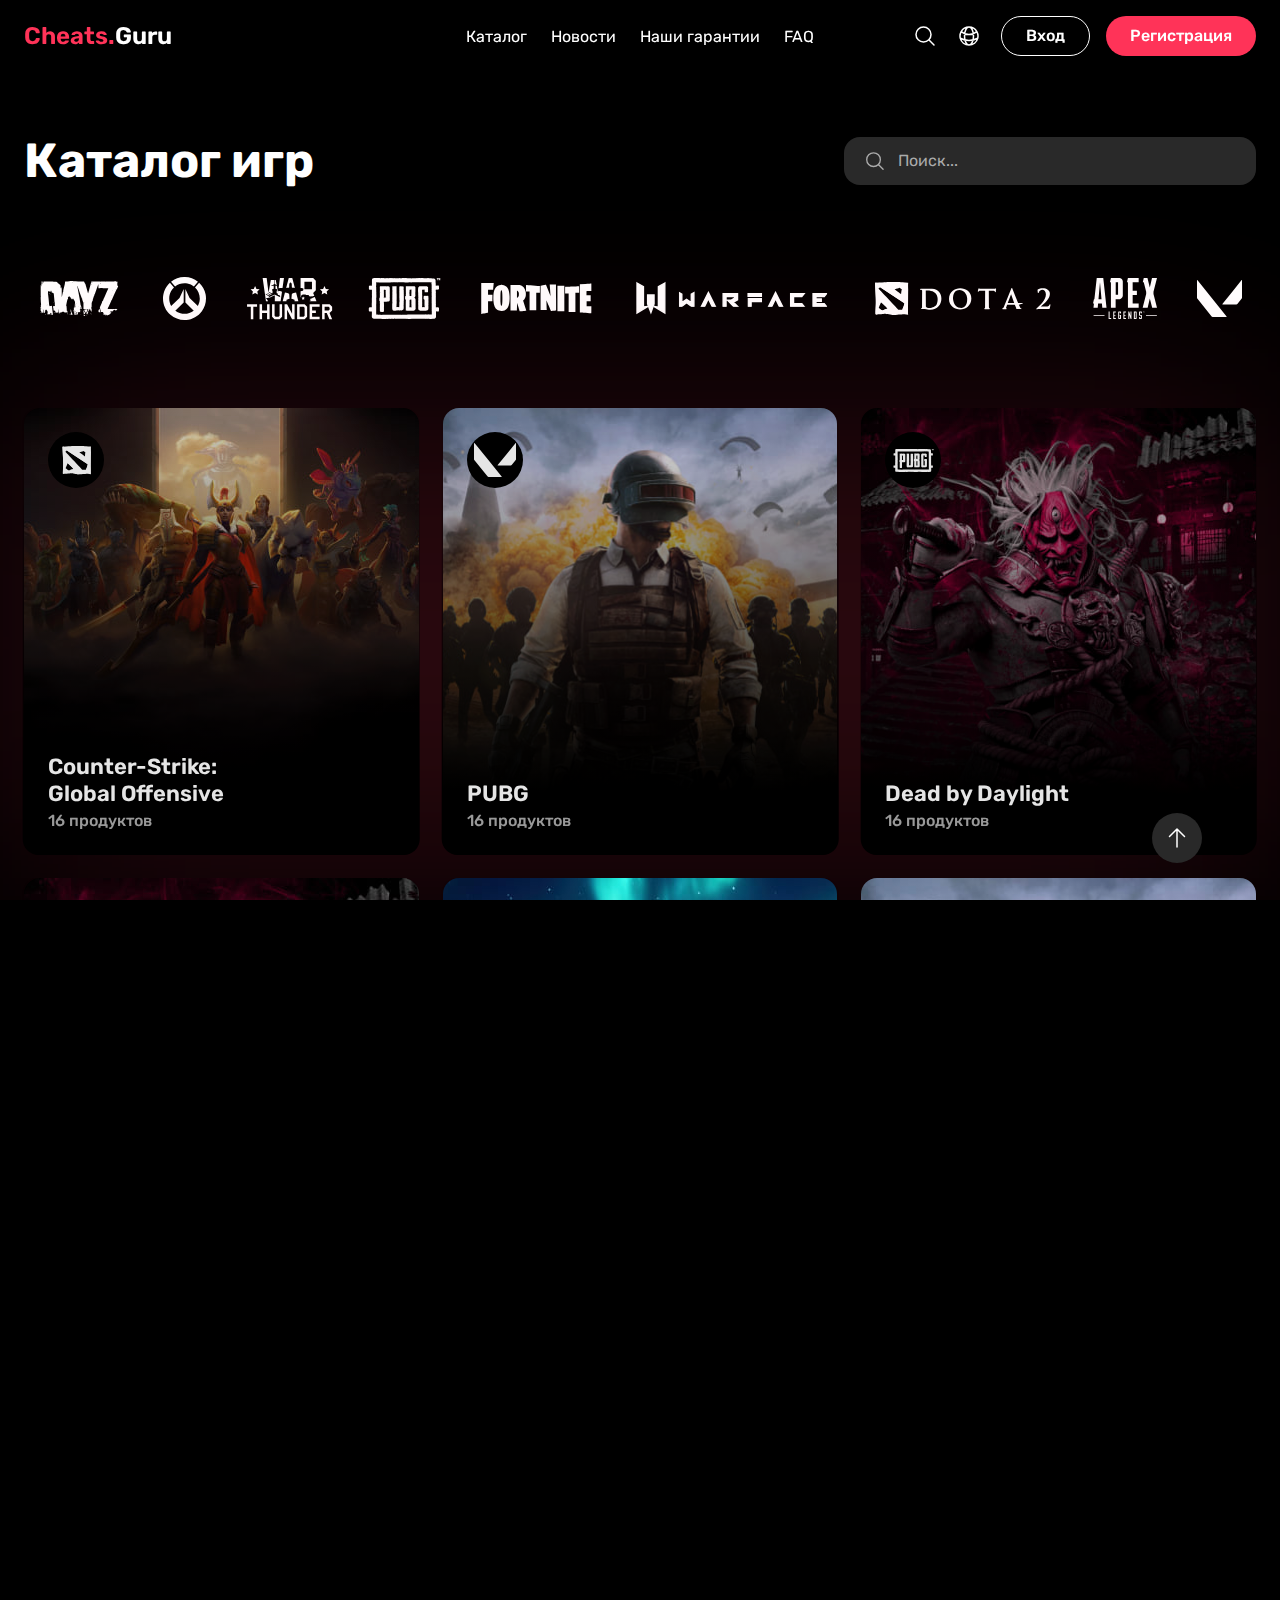
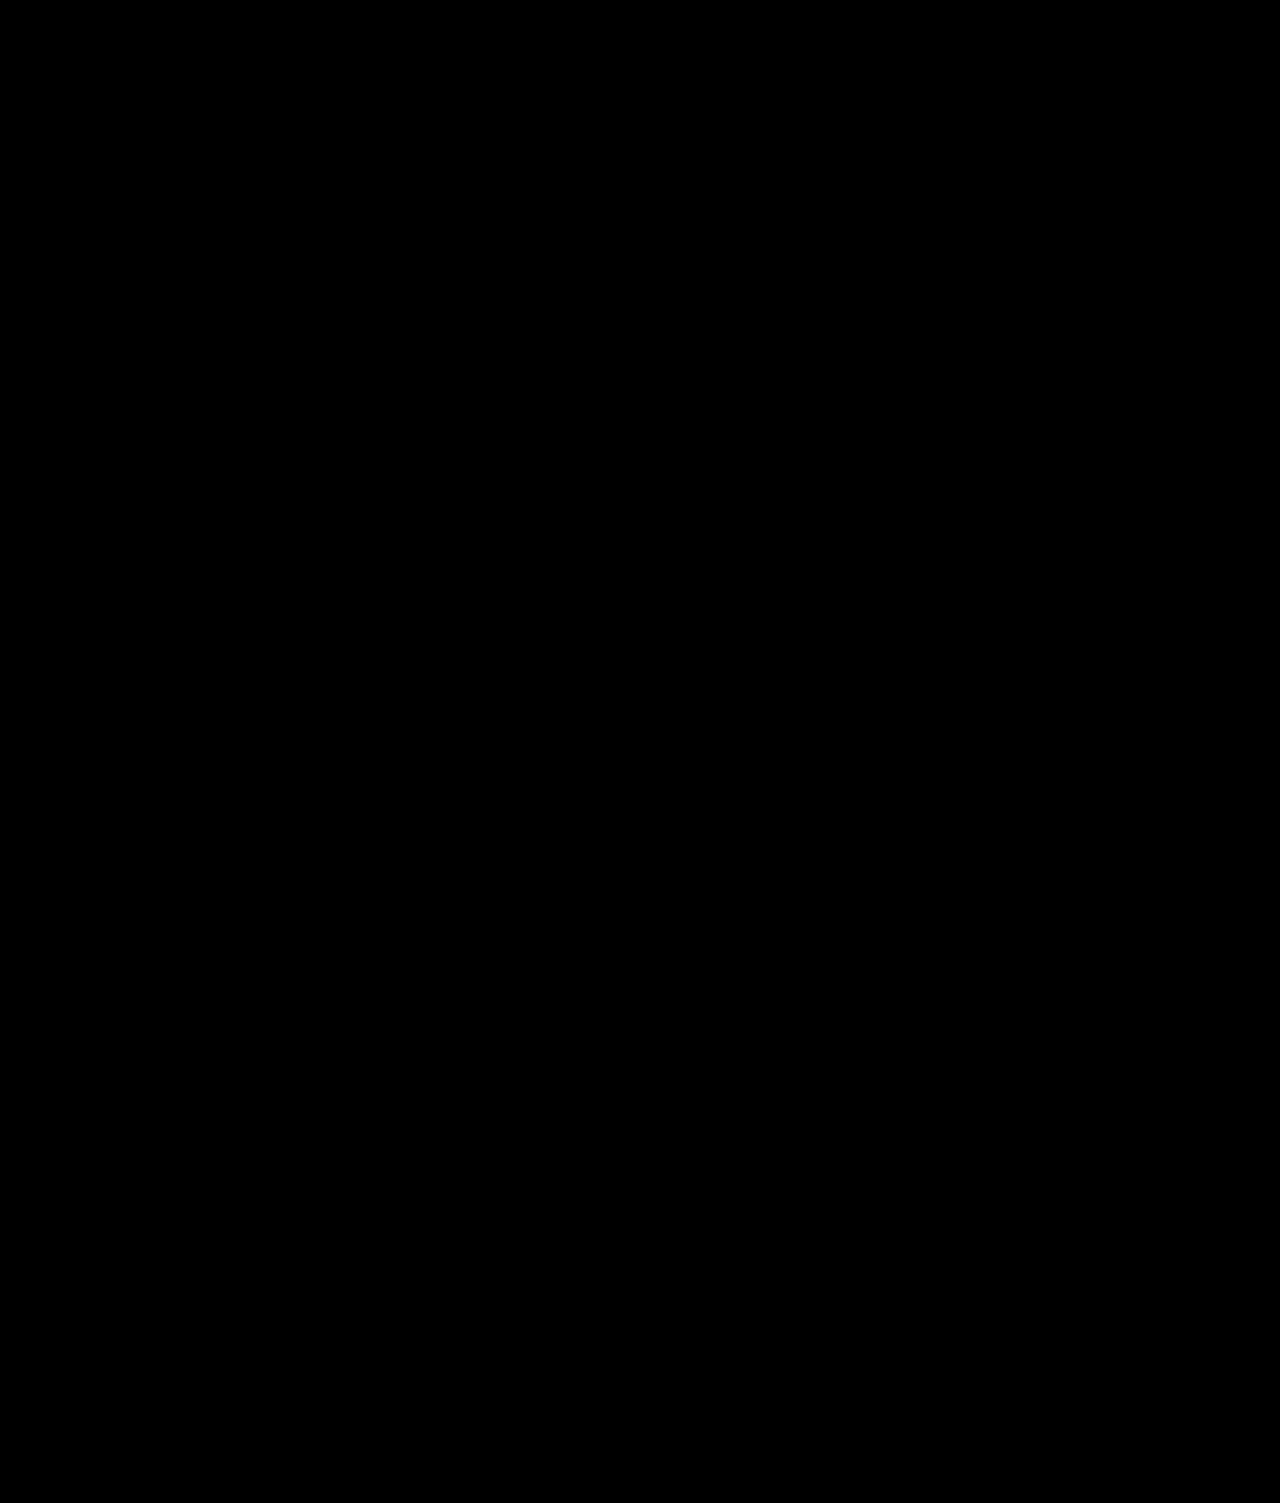
<file: catalog.html>
<!DOCTYPE html>
<html lang="ru">

<head>
	<meta charset="UTF-8">
	<meta http-equiv="X-UA-Compatible" content="IE=edge">
	<meta name="viewport" content="width=device-width, initial-scale=1.0">
	<title>Tankist</title>

	<meta property="og:image" content="path/to/image.jpg">
	<link rel="shortcut icon" href="img/favicon/favicon.ico" type="image/x-icon">

	<!-- add plugins css -->
	<link rel="stylesheet" href="css/slick.css">
	<!-- add plugins css end -->

	<link rel="stylesheet" href="css/style.css">
	<link rel="stylesheet" href="css/header.css">
	<link rel="stylesheet" href="css/footer.css">
	<link rel="stylesheet" href="css/main.css">
	<link rel="stylesheet" href="css/media.css">
</head>

<body>

	<div class="wrapper">
		<div class="content">
			<header>
				<div class="container">

					<div class="btn-burger">
						<svg class="svg-icon">
							<use xlink:href="img/sprite.svg#burger"></use>
						</svg>
						<svg class="svg-icon svg-icon__close">
							<use xlink:href="img/sprite.svg#close"></use>
						</svg>
					</div>

					<a href="index.html" class="logo"><span>Cheats.</span>Guru</a>

					<nav class="nav-menu">
						<ul class="menu my-ul">
							<li><a href="catalog.html">Каталог</a></li>
							<li><a href="news.html">Новости</a></li>
							<li><a href="warranty.html">Наши гарантии</a></li>
							<li><a href="faq.html">FAQ</a></li>
						</ul>
						<div class="btn-group">
							<a href="#entranceModal" class="btn btn-border open_modal">Вход</a>
							<a href="#registrationModal" class="btn btn-accent open_modal">Регистрация</a>
						</div>
					</nav>

					<div class="search-wrapper dropdown">
						<a href="#" class="btn-search dropdown-toggle">
							<svg class="svg-icon">
								<use xlink:href="img/sprite.svg#search"></use>
							</svg>
						</a>

						<div class="search-dropdown dropdown-menu">
							<form method="post" class="form-search">
								<label>
									<input type="text" placeholder="Поиск..." name="search">
								</label>
								<button type="submit"><svg class="svg-icon">
										<use xlink:href="img/sprite.svg#search"></use>
									</svg></button>

								<a href="#" class="form-search__close"><svg class="svg-icon">
										<use xlink:href="img/sprite.svg#close"></use>
									</svg>
								</a>
							</form>

							<div class="form-search-result">
								<div class="form-search-result__head">
									<h3>Результатов 2</h3>
								</div>
								<ul class="list-products my-ul">
									<li>
										<a href="#" class="product-row">
											<span class="product-row__logo"><img src="img/game-logo10.svg" alt=""></span>
											<span class="product-row__name">Counter-Strike: Global Offensive</span>
											<span class="product-row__price">от 50 ₽</span>
										</a>
									</li>
									<li>
										<a href="#" class="product-row">
											<span class="product-row__logo"><img src="img/game-logo10.svg" alt=""></span>
											<span class="product-row__name">Counter-Strike: Global Offensive</span>
											<span class="product-row__price">от 50 ₽</span>
										</a>
									</li>
								</ul>

								<div class="form-search-result__zero text-center">
									<p>По запросу ничего не найдено</p>
								</div>
							</div>
						</div>
					</div>

					<div class="language-wrapper dropdown">
						<a href="#" class="btn-language dropdown-toggle"><svg class="svg-icon">
								<use xlink:href="img/sprite.svg#globe"></use>
							</svg></a>

						<div class="dropdown-menu">
							<a href="#" class="dropdown-item">ru</a>
							<a href="#" class="dropdown-item">eng</a>
						</div>
					</div>
					<div class="btn-group">
						<a href="#entranceModal" class="btn btn-border open_modal">Вход</a>
						<a href="#registrationModal" class="btn btn-accent open_modal">Регистрация</a>
					</div>
				</div>
			</header>

			<section class="page page-catalog">
				<div class="container">
					<div class="title-wrapper">
						<h1>Каталог игр</h1>

						<form method="post" class="form-search form-search-page">
							<label>
								<input type="text" placeholder="Поиск..." name="search">
							</label>
							<button type="submit"><svg class="svg-icon">
									<use xlink:href="img/sprite.svg#search"></use>
								</svg></button>

							<a href="#" class="form-search__close"><svg class="svg-icon">
									<use xlink:href="img/sprite.svg#close"></use>
								</svg>
							</a>
						</form>
					</div>
				</div>

				<div class="games-logos">
					<div class="container">
						<a href="#" class="game-logo__item">
							<img src="img/game-logo1.svg" alt="">
							<img src="img/game-logo1-1.svg" alt="" class="img-hover">
						</a>
						<a href="#" class="game-logo__item"><img src="img/game-logo2.svg" alt="">
							<img src="img/game-logo2-1.svg" alt="" class="img-hover"></a>
						<a href="#" class="game-logo__item"><img src="img/game-logo3.svg" alt="">
							<img src="img/game-logo3-1.svg" alt="" class="img-hover"></a>
						<a href="#" class="game-logo__item"><img src="img/game-logo4.svg" alt="">
							<img src="img/game-logo4-1.svg" alt="" class="img-hover"></a>
						<a href="#" class="game-logo__item"><img src="img/game-logo5.svg" alt="">
							<img src="img/game-logo5-1.svg" alt="" class="img-hover"></a>
						<a href="#" class="game-logo__item"><img src="img/game-logo6.svg" alt="">
							<img src="img/game-logo6-1.svg" alt="" class="img-hover"></a>
						<a href="#" class="game-logo__item"><img src="img/game-logo7.svg" alt="">
							<img src="img/game-logo7-1.svg" alt="" class="img-hover"></a>
						<a href="#" class="game-logo__item"><img src="img/game-logo8.svg" alt="">
							<img src="img/game-logo8-1.svg" alt="" class="img-hover"></a>
						<a href="#" class="game-logo__item"><img src="img/game-logo9.svg" alt="">
							<img src="img/game-logo9-1.svg" alt="" class="img-hover"></a>
					</div>
				</div>

				<div class="container">
					<div class="w-100">
						<div class="row row-bg">
							<div class="col-30 mb-24">
								<a href="#" class="game-card">
									<span class="game-card__logo product-row__logo"><img src="img/game-logo11.svg" alt=""></span>
									<span class="game-card__img"><img src="img/game1.jpg" alt=""></span>
									<div class="game-card__body">
										<span class="game-card__content">
											<span class="game-card__title">Counter-Strike: Global Offensive</span>
											<span class="game-card__text">16 продуктов</span>
										</span>
									</div>
								</a>
							</div>
							<div class="col-30 mb-24">
								<a href="#" class="game-card">
									<span class="game-card__logo product-row__logo"><img src="img/game-logo12.svg" alt=""></span>
									<span class="game-card__img"><img src="img/game2.jpg" alt=""></span>
									<div class="game-card__body">
										<span class="game-card__content">
											<span class="game-card__title">PUBG</span>
											<span class="game-card__text">16 продуктов</span>
										</span>
									</div>
								</a>
							</div>
							<div class="col-30 mb-24">
								<a href="#" class="game-card">
									<span class="game-card__logo product-row__logo"><img src="img/game-logo13.svg" alt=""></span>
									<span class="game-card__img"><img src="img/game3.jpg" alt=""></span>
									<div class="game-card__body">
										<span class="game-card__content">
											<span class="game-card__title">Dead by Daylight</span>
											<span class="game-card__text">16 продуктов</span>
										</span>
									</div>
								</a>
							</div>
						</div>

						<div class="row">
							<div class="col-30 mb-24">
								<a href="#" class="game-card">
									<span class="game-card__logo product-row__logo"><img src="img/game-logo14.svg" alt=""></span>
									<span class="game-card__img"><img src="img/game3.jpg" alt=""></span>
									<div class="game-card__body">
										<span class="game-card__content">
											<span class="game-card__title">Dead by Daylight</span>
											<span class="game-card__text">16 продуктов</span>
										</span>
									</div>
								</a>
							</div>

							<div class="col-30 mb-24">
								<a href="#" class="game-card">
									<span class="game-card__logo product-row__logo"><img src="img/game-logo15.svg" alt=""></span>
									<span class="game-card__img"><img src="img/game4.jpg" alt=""></span>
									<div class="game-card__body">
										<span class="game-card__content">
											<span class="game-card__title">WarFace</span>
											<span class="game-card__text">16 продуктов</span>
										</span>
									</div>
								</a>
							</div>

							<div class="col-30 mb-24">
								<a href="#" class="game-card">
									<span class="game-card__logo product-row__logo"><img src="img/game-logo16.svg" alt=""></span>
									<span class="game-card__img"><img src="img/game2.jpg" alt=""></span>
									<div class="game-card__body">
										<span class="game-card__content">
											<span class="game-card__title">PUBG</span>
											<span class="game-card__text">16 продуктов</span>
										</span>
									</div>
								</a>
							</div>
						</div>

						<div class="row row-bg">
							<div class="col-30 mb-24">
								<a href="#" class="game-card">
									<span class="game-card__logo product-row__logo"><img src="img/game-logo13.svg" alt=""></span>
									<span class="game-card__img"><img src="img/game2.jpg" alt=""></span>
									<div class="game-card__body">
										<span class="game-card__content">
											<span class="game-card__title">PUBG</span>
											<span class="game-card__text">16 продуктов</span>
										</span>
									</div>
								</a>
							</div>
							<div class="col-30 mb-24">
								<a href="#" class="game-card">
									<span class="game-card__logo product-row__logo"><img src="img/game-logo14.svg" alt=""></span>
									<span class="game-card__img"><img src="img/game3.jpg" alt=""></span>
									<div class="game-card__body">
										<span class="game-card__content">
											<span class="game-card__title">Dead by Daylight</span>
											<span class="game-card__text">16 продуктов</span>
										</span>
									</div>
								</a>
							</div>
							<div class="col-30 mb-24">
								<a href="#" class="game-card">
									<span class="game-card__logo product-row__logo"><img src="img/game-logo17.svg" alt=""></span>
									<span class="game-card__img"><img src="img/game5.jpg" alt=""></span>
									<div class="game-card__body">
										<span class="game-card__content">
											<span class="game-card__title">Counter-Strike: Global Offensive</span>
											<span class="game-card__text">16 продуктов</span>
										</span>
									</div>
								</a>
							</div>
						</div>

						<div class="row">
							<div class="col-30 mb-24">
								<a href="#" class="game-card">
									<span class="game-card__logo product-row__logo"><img src="img/game-logo14.svg" alt=""></span>
									<span class="game-card__img"><img src="img/game3.jpg" alt=""></span>
									<div class="game-card__body">
										<span class="game-card__content">
											<span class="game-card__title">Dead by Daylight</span>
											<span class="game-card__text">16 продуктов</span>
										</span>
									</div>
								</a>
							</div>

							<div class="col-30 mb-24">
								<a href="#" class="game-card">
									<span class="game-card__logo product-row__logo"><img src="img/game-logo15.svg" alt=""></span>
									<span class="game-card__img"><img src="img/game4.jpg" alt=""></span>
									<div class="game-card__body">
										<span class="game-card__content">
											<span class="game-card__title">WarFace</span>
											<span class="game-card__text">16 продуктов</span>
										</span>
									</div>
								</a>
							</div>

							<div class="col-30 mb-24">
								<a href="#" class="game-card">
									<span class="game-card__logo product-row__logo"><img src="img/game-logo16.svg" alt=""></span>
									<span class="game-card__img"><img src="img/game2.jpg" alt=""></span>
									<div class="game-card__body">
										<span class="game-card__content">
											<span class="game-card__title">PUBG</span>
											<span class="game-card__text">16 продуктов</span>
										</span>
									</div>
								</a>
							</div>
						</div>

						<div class="row row-bg">
							<div class="col-30 mb-24">
								<a href="#" class="game-card">
									<span class="game-card__logo product-row__logo"><img src="img/game-logo13.svg" alt=""></span>
									<span class="game-card__img"><img src="img/game2.jpg" alt=""></span>
									<div class="game-card__body">
										<span class="game-card__content">
											<span class="game-card__title">PUBG</span>
											<span class="game-card__text">16 продуктов</span>
										</span>
									</div>
								</a>
							</div>
							<div class="col-30 mb-24">
								<a href="#" class="game-card">
									<span class="game-card__logo product-row__logo"><img src="img/game-logo14.svg" alt=""></span>
									<span class="game-card__img"><img src="img/game3.jpg" alt=""></span>
									<div class="game-card__body">
										<span class="game-card__content">
											<span class="game-card__title">Dead by Daylight</span>
											<span class="game-card__text">16 продуктов</span>
										</span>
									</div>
								</a>
							</div>
							<div class="col-30 mb-24">
								<a href="#" class="game-card">
									<span class="game-card__logo product-row__logo"><img src="img/game-logo17.svg" alt=""></span>
									<span class="game-card__img"><img src="img/game5.jpg" alt=""></span>
									<div class="game-card__body">
										<span class="game-card__content">
											<span class="game-card__title">Counter-Strike: Global Offensive</span>
											<span class="game-card__text">16 продуктов</span>
										</span>
									</div>
								</a>
							</div>
						</div>
					</div>
				</div>
			</section>
		</div>
		<footer>
			<div class="footer-top">
				<div class="container">
					<div class="footer-box">
						<h3 class="footer-box__title">Навигация</h3>
						<ul class="footer-menu my-ul">
							<li><a href="#">FAQ & Помощь</a></li>
							<li><a href="#">Каталог игр</a></li>
							<li><a href="#">Магазин аккаунтов</a></li>
						</ul>
					</div>

					<div class="footer-box">
						<h3 class="footer-box__title">Другое</h3>
						<ul class="footer-menu my-ul">
							<li><a href="#">Наши гарантии</a></li>
							<li><a href="#">Реферальная программа</a></li>
							<li><a href="#">Скидки</a></li>
						</ul>
					</div>

					<div class="footer-box">
						<h3>Подпишись на нас</h3>

						<ul class="list-social my-ul">
							<li><a href="#"><svg class="svg-icon">
										<use xlink:href="img/sprite.svg#social1"></use>
									</svg></a></li>
							<li><a href="#"><svg class="svg-icon">
										<use xlink:href="img/sprite.svg#social2"></use>
									</svg></a></li>
							<li><a href="#"><svg class="svg-icon">
										<use xlink:href="img/sprite.svg#social3"></use>
									</svg></a></li>
						</ul>
					</div>
				</div>
			</div>

			<div class="footer-bottom">
				<div class="container">
					<div class="copyright">© 2023 Copyright</div>
				</div>
			</div>
		</footer>
	</div>






	<a href="#" class="btn-scroll-top btn-scroll-top-all"><svg class="svg-icon">
			<use xlink:href="img/sprite.svg#arrow-top"></use>
		</svg></a>

	<!-- add plugins js-->
	<script src="js/jquery.min.js"></script>
	<script src="js/slick.min.js"></script>
	<!-- add plugins js end-->

	<script src="js/common.js"></script>

</body>

</html>
</file>
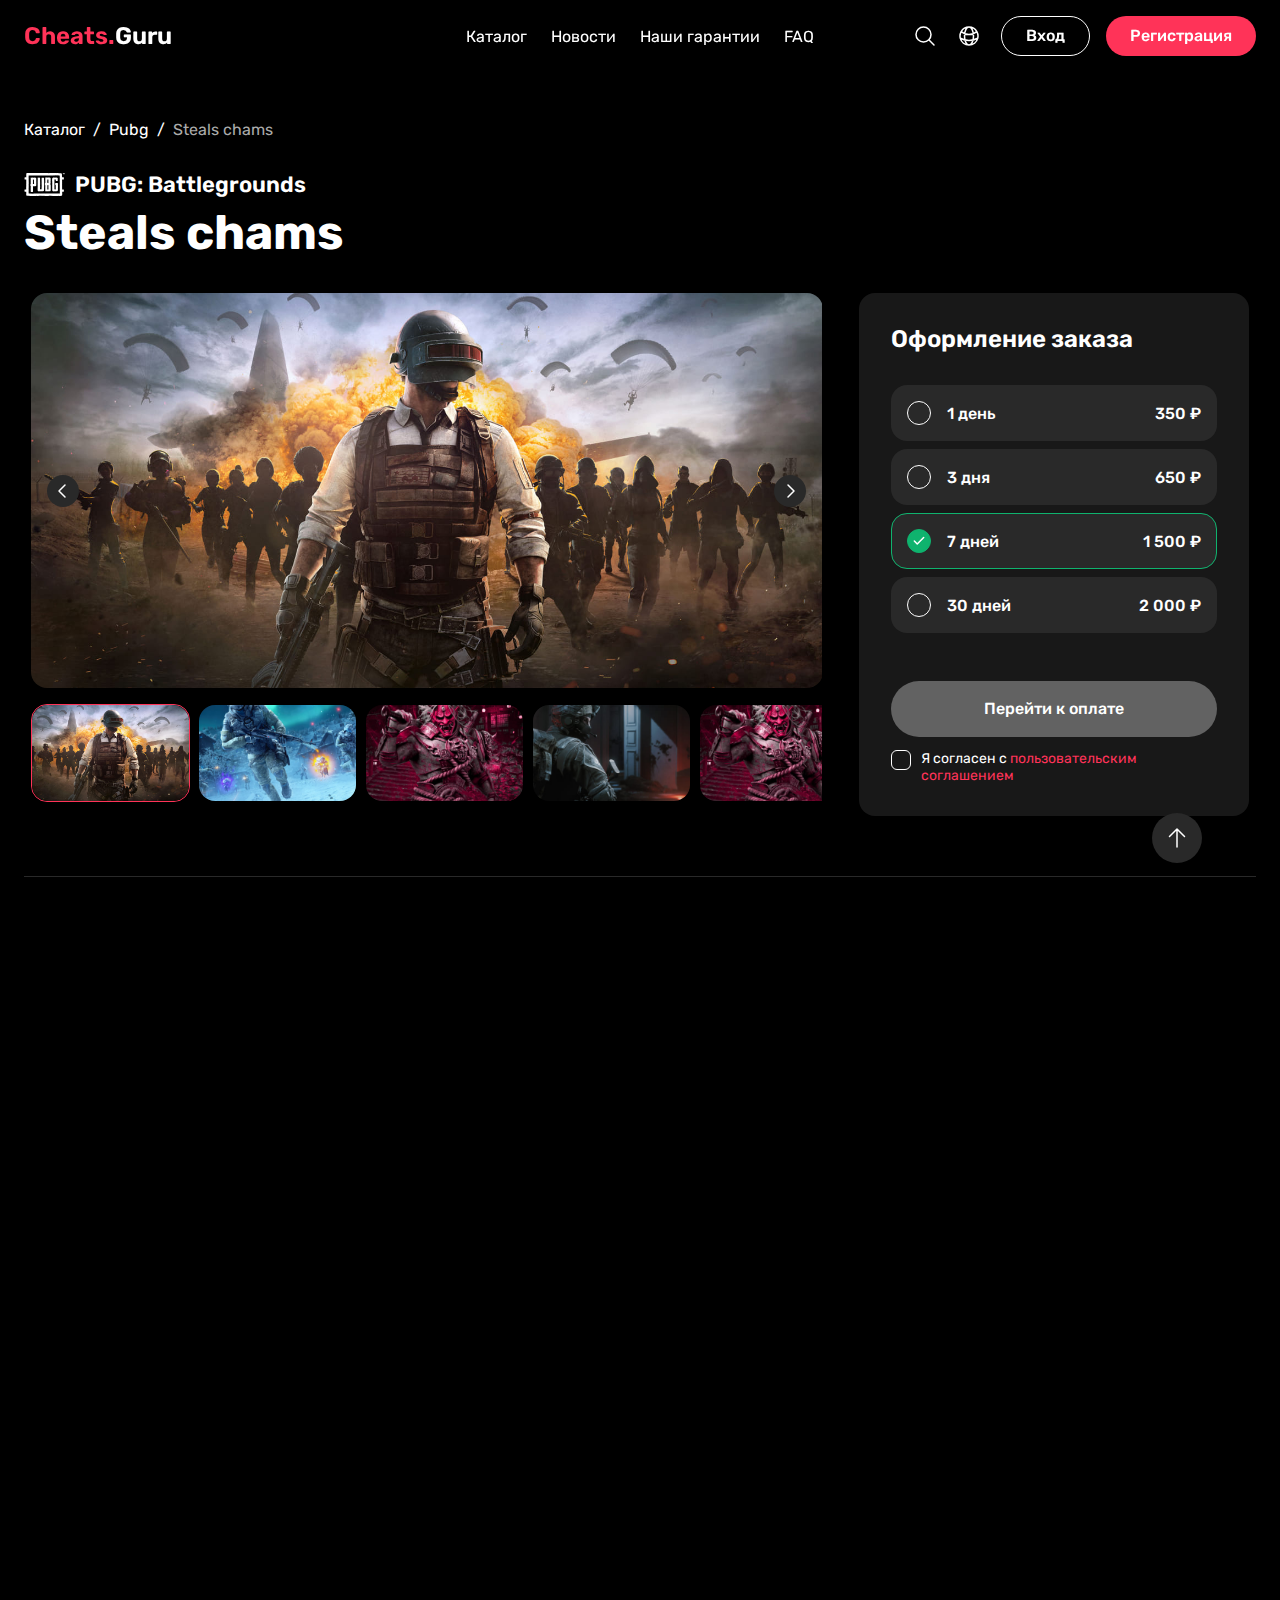
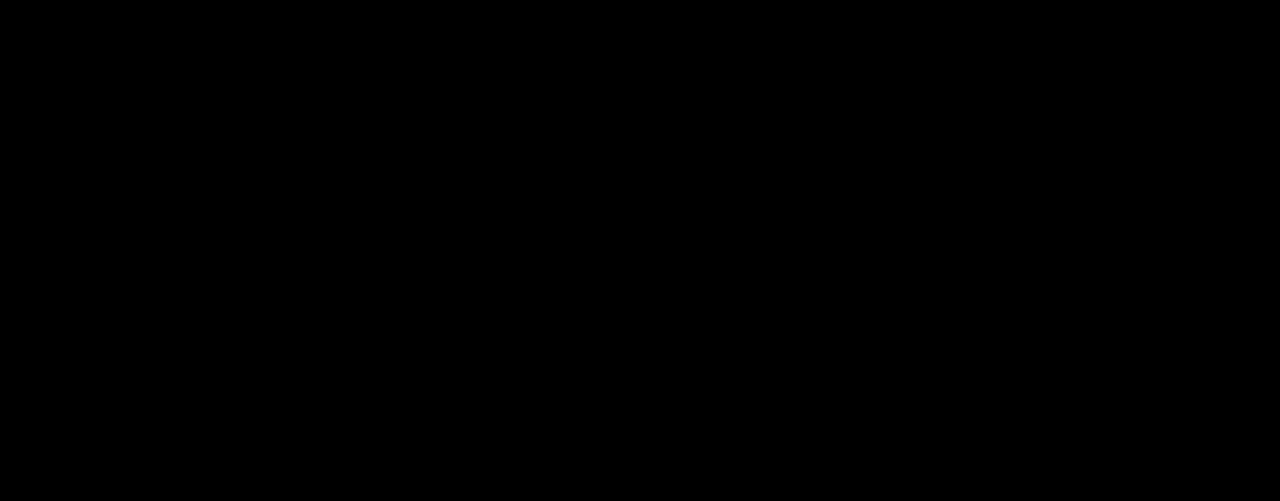
<file: chit-page.html>
<!DOCTYPE html>
<html lang="ru">

<head>
	<meta charset="UTF-8">
	<meta http-equiv="X-UA-Compatible" content="IE=edge">
	<meta name="viewport" content="width=device-width, initial-scale=1.0">
	<title>Tankist</title>

	<meta property="og:image" content="path/to/image.jpg">
	<link rel="shortcut icon" href="img/favicon/favicon.ico" type="image/x-icon">

	<!-- add plugins css -->
	<link rel="stylesheet" href="css/slick.css">
	<!-- add plugins css end -->

	<link rel="stylesheet" href="css/style.css">
	<link rel="stylesheet" href="css/header.css">
	<link rel="stylesheet" href="css/footer.css">
	<link rel="stylesheet" href="css/main.css">
	<link rel="stylesheet" href="css/media.css">
</head>

<body>

	<div class="wrapper">
		<div class="content">
			<header>
				<div class="container">

					<div class="btn-burger">
						<svg class="svg-icon">
							<use xlink:href="img/sprite.svg#burger"></use>
						</svg>
						<svg class="svg-icon svg-icon__close">
							<use xlink:href="img/sprite.svg#close"></use>
						</svg>
					</div>

					<a href="index.html" class="logo"><span>Cheats.</span>Guru</a>

					<nav class="nav-menu">
						<ul class="menu my-ul">
							<li><a href="catalog.html">Каталог</a></li>
							<li><a href="news.html">Новости</a></li>
							<li><a href="warranty.html">Наши гарантии</a></li>
							<li><a href="faq.html">FAQ</a></li>
						</ul>
						<div class="btn-group">
							<a href="#entranceModal" class="btn btn-border open_modal">Вход</a>
							<a href="#registrationModal" class="btn btn-accent open_modal">Регистрация</a>
						</div>
					</nav>

					<div class="search-wrapper dropdown">
						<a href="#" class="btn-search dropdown-toggle">
							<svg class="svg-icon">
								<use xlink:href="img/sprite.svg#search"></use>
							</svg>
						</a>

						<div class="search-dropdown dropdown-menu">
							<form method="post" class="form-search">
								<label>
									<input type="text" placeholder="Поиск..." name="search">
								</label>
								<button type="submit"><svg class="svg-icon">
										<use xlink:href="img/sprite.svg#search"></use>
									</svg></button>

								<a href="#" class="form-search__close"><svg class="svg-icon">
										<use xlink:href="img/sprite.svg#close"></use>
									</svg>
								</a>
							</form>

							<div class="form-search-result">
								<div class="form-search-result__head">
									<h3>Результатов 2</h3>
								</div>
								<ul class="list-products my-ul">
									<li>
										<a href="#" class="product-row">
											<span class="product-row__logo"><img src="img/game-logo10.svg" alt=""></span>
											<span class="product-row__name">Counter-Strike: Global Offensive</span>
											<span class="product-row__price">от 50 ₽</span>
										</a>
									</li>
									<li>
										<a href="#" class="product-row">
											<span class="product-row__logo"><img src="img/game-logo10.svg" alt=""></span>
											<span class="product-row__name">Counter-Strike: Global Offensive</span>
											<span class="product-row__price">от 50 ₽</span>
										</a>
									</li>
								</ul>

								<div class="form-search-result__zero text-center">
									<p>По запросу ничего не найдено</p>
								</div>
							</div>
						</div>
					</div>

					<div class="language-wrapper dropdown">
						<a href="#" class="btn-language dropdown-toggle"><svg class="svg-icon">
								<use xlink:href="img/sprite.svg#globe"></use>
							</svg></a>

						<div class="dropdown-menu">
							<a href="#" class="dropdown-item">ru</a>
							<a href="#" class="dropdown-item">eng</a>
						</div>
					</div>
					<div class="btn-group">
						<a href="#entranceModal" class="btn btn-border open_modal">Вход</a>
						<a href="#registrationModal" class="btn btn-accent open_modal">Регистрация</a>
					</div>
				</div>
			</header>

			<section class="page page-chit">
				<div class="container">
					<ul class="breadcrumb my-ul">
						<li><a href="catalog.html">Каталог</a></li>
						<li><a href="game-page.html">Pubg</a></li>
						<li><span>Steals chams</span></li>
					</ul>

					<div class="logo-game-company">
						<img src="img/game-logo13.svg" alt="">
						<span>PUBG: Battlegrounds</span>
					</div>

					<h1>Steals chams</h1>

					<div class="page-chit-information">
						<div class="w-100">
							<div class="row">
								<div class="col-60">
									<div class="product-gallery">
										<div class="product-gallery-max">
											<div class="slide">
												<div class="product-gallery__item"><img src="img/slide2.jpg" alt=""></div>
											</div>
											<div class="slide">
												<div class="product-gallery__item"><img src="img/game4.jpg" alt=""></div>
											</div>
											<div class="slide">
												<div class="product-gallery__item"><img src="img/game3.jpg" alt=""></div>
											</div>
											<div class="slide">
												<div class="product-gallery__item"><img src="img/game5.jpg" alt=""></div>
											</div>
											<div class="slide">
												<div class="product-gallery__item"><img src="img/game3.jpg" alt=""></div>
											</div>
											<div class="slide">
												<div class="product-gallery__item"><img src="img/game4.jpg" alt=""></div>
											</div>
										</div>

										<div class="product-gallery-preview">
											<div class="slide">
												<div class="product-gallery__item"><img src="img/slide2.jpg" alt=""></div>
											</div>
											<div class="slide">
												<div class="product-gallery__item"><img src="img/game4.jpg" alt=""></div>
											</div>
											<div class="slide">
												<div class="product-gallery__item"><img src="img/game3.jpg" alt=""></div>
											</div>
											<div class="slide">
												<div class="product-gallery__item"><img src="img/game5.jpg" alt=""></div>
											</div>
											<div class="slide">
												<div class="product-gallery__item"><img src="img/game3.jpg" alt=""></div>
											</div>
											<div class="slide">
												<div class="product-gallery__item"><img src="img/game4.jpg" alt=""></div>
											</div>
										</div>
									</div>
								</div>
								<div class="col-40">
									<div class="page-chit-box checkout-box">
										<div class="page-chit-box__head">
											<h3>Оформление заказа</h3>
										</div>
										<div class="page-chit-box__body">
											<label class="label-radio">
												<input type="radio" name="radio" class="inp-radio">
												<span class="label-radio__custom"></span>
												<span class="label-radio__text">
													<span class="page-chit-box__days">1 день</span>
													<span class="page-chit-box__price">350 ₽</span>
												</span>
											</label>
											<label class="label-radio">
												<input type="radio" name="radio" class="inp-radio">
												<span class="label-radio__custom"></span>
												<span class="label-radio__text">
													<span class="page-chit-box__days">3 дня</span>
													<span class="page-chit-box__price">650 ₽</span>
												</span>
											</label>
											<label class="label-radio">
												<input type="radio" name="radio" class="inp-radio" checked>
												<span class="label-radio__custom"></span>
												<span class="label-radio__text">
													<span class="page-chit-box__days">7 дней</span>
													<span class="page-chit-box__price">1 500 ₽</span>
												</span>
											</label>
											<label class="label-radio">
												<input type="radio" name="radio" class="inp-radio">
												<span class="label-radio__custom"></span>
												<span class="label-radio__text">
													<span class="page-chit-box__days">30 дней</span>
													<span class="page-chit-box__price">2 000 ₽</span>
												</span>
											</label>

										</div>
										<div class="page-chit-box__footer">
											<a href="#modal1" class="btn btn-accent btn-order open_modal disabled">Перейти к оплате</a>
											<label class="checkbox checkbox-agreement">
												<input type="checkbox" name="checkbox" class="inp-check">
												<span class="checkbox-custom"></span>
												<span class="checkbox-text">Я согласен с <a href="#"
														class="color-accent d-inline">пользовательским соглашением</a></span>
											</label>
										</div>
									</div>
								</div>
							</div>
						</div>
					</div>

					<div class="page-chit-description">
						<div class="w-100">
							<div class="row">
								<div class="col-60">
									<div class="page-chit-box chit-characteristics">
										<div class="chit-characteristics-item">
											<div class="page-chit-box__head">
												<h3>Описание</h3>
											</div>
											<div class="page-chit-box__body">
												<div class="box-text">
													<p>Dullwave — ПО было специально разработано для таких игр как: Call of Duty: Modern Warfare
														II и Warzone 2.0. Этот
														чит
														даст вам возможность доминирования над противниками, благодаря своему качественному
														функционалу.</p>
												</div>
											</div>
										</div>

										<div class="chit-characteristics-item">
											<div class="page-chit-box__head">
												<h3>Функционал</h3>
											</div>
											<div class="page-chit-box__body">
												<div class="page-chit-box__subtitle tooltip-wrapper">

													<div class="page-chit-box__subtitle-name">
														<div class="page-chit-box__subtitle-icon"><img src="img/prod-icon1.svg" alt=""></div>
														<h4>AIMBOT</h4>
													</div>

													<div class="tooltip-box">
														<p>Aimbot - это функция, позволяющая тем или иным образом легче попадать в противника</p>
													</div>
												</div>


												<ul class="list-tags my-ul">
													<li><a href="#" class="tooltip-wrapper">Enable
															<span class="tooltip-box">
																<p>Плюс невидимость только</p>
															</span>
														</a></li>
													<li><a href="#" class="tooltip-wrapper">Setupable FOV
															<span class="tooltip-box">
																<p>Плюс невидимость только</p>
															</span>
														</a></li>
													<li><a href="#" class="tooltip-wrapper">Pulse invisible only
															<span class="tooltip-box">
																<p>Плюс невидимость только</p>
															</span>
														</a></li>
													<li><a href="#" class="tooltip-wrapper">Thickness
															<span class="tooltip-box">
																<p>Плюс невидимость только</p>
															</span>
														</a></li>
													<li><a href="#" class="tooltip-wrapper">Pulse visible only
															<span class="tooltip-box">
																<p>Плюс невидимость только</p>
															</span>
														</a></li>
													<li><a href="#" class="tooltip-wrapper">Setupable FOV
															<span class="tooltip-box">
																<p>Плюс невидимость только</p>
															</span>
														</a></li>
													<li><a href="#" class="tooltip-wrapper">Enable
															<span class="tooltip-box">
																<p>Плюс невидимость только</p>
															</span>
														</a></li>
													<li><a href="#" class="tooltip-wrapper">Pulse invisible only
															<span class="tooltip-box">
																<p>Плюс невидимость только</p>
															</span>
														</a></li>
													<li><a href="#" class="tooltip-wrapper">Thickness
															<span class="tooltip-box">
																<p>Плюс невидимость только</p>
															</span>
														</a></li>
													<li><a href="#" class="tooltip-wrapper">Pulse visible only
															<span class="tooltip-box">
																<p>Плюс невидимость только</p>
															</span>
														</a></li>
													<li><a href="#" class="tooltip-wrapper">Thickness
															<span class="tooltip-box">
																<p>Плюс невидимость только</p>
															</span>
														</a></li>
												</ul>

											</div>
										</div>

										<div class="chit-characteristics-item">

											<div class="page-chit-box__body">
												<div class="page-chit-box__subtitle tooltip-wrapper">

													<div class="page-chit-box__subtitle-name">
														<div class="page-chit-box__subtitle-icon"><img src="img/prod-icon2.svg" alt=""></div>
														<h4>ESP</h4>
													</div>

													<div class="tooltip-box">
														<p>Aimbot - это функция, позволяющая тем или иным образом легче попадать в противника</p>
													</div>
												</div>

												<ul class="list-tags my-ul">
													<li><a href="#" class="tooltip-wrapper">Enable
															<span class="tooltip-box">
																<p>Плюс невидимость только</p>
															</span>
														</a></li>
													<li><a href="#" class="tooltip-wrapper">Setupable FOV
															<span class="tooltip-box">
																<p>Плюс невидимость только</p>
															</span>
														</a></li>
													<li><a href="#" class="tooltip-wrapper">Pulse invisible only
															<span class="tooltip-box">
																<p>Плюс невидимость только</p>
															</span>
														</a></li>
													<li><a href="#" class="tooltip-wrapper">Thickness
															<span class="tooltip-box">
																<p>Плюс невидимость только</p>
															</span>
														</a></li>
													<li><a href="#" class="tooltip-wrapper">Pulse visible only
															<span class="tooltip-box">
																<p>Плюс невидимость только</p>
															</span>
														</a></li>
													<li><a href="#" class="tooltip-wrapper">Setupable FOV
															<span class="tooltip-box">
																<p>Плюс невидимость только</p>
															</span>
														</a></li>
													<li><a href="#" class="tooltip-wrapper">Enable
															<span class="tooltip-box">
																<p>Плюс невидимость только</p>
															</span>
														</a></li>
													<li><a href="#" class="tooltip-wrapper">Pulse invisible only
															<span class="tooltip-box">
																<p>Плюс невидимость только</p>
															</span>
														</a></li>
													<li><a href="#" class="tooltip-wrapper">Thickness
															<span class="tooltip-box">
																<p>Плюс невидимость только</p>
															</span>
														</a></li>
													<li><a href="#" class="tooltip-wrapper">Pulse visible only
															<span class="tooltip-box">
																<p>Плюс невидимость только</p>
															</span>
														</a></li>
													<li><a href="#" class="tooltip-wrapper">Thickness
															<span class="tooltip-box">
																<p>Плюс невидимость только</p>
															</span>
														</a></li>
												</ul>

											</div>
										</div>

										<div class="chit-characteristics-item">
											<div class="page-chit-box__body">
												<div class="page-chit-box__subtitle tooltip-wrapper">

													<div class="page-chit-box__subtitle-name">
														<div class="page-chit-box__subtitle-icon"><img src="img/prod-icon3.svg" alt=""></div>
														<h4>Radar</h4>
													</div>

													<div class="tooltip-box">
														<p>Aimbot - это функция, позволяющая тем или иным образом легче попадать в противника</p>
													</div>
												</div>


												<ul class="list-tags my-ul">
													<li><a href="#" class="tooltip-wrapper">Enable
															<span class="tooltip-box">
																<p>Плюс невидимость только</p>
															</span>
														</a></li>
													<li><a href="#" class="tooltip-wrapper">Setupable FOV
															<span class="tooltip-box">
																<p>Плюс невидимость только</p>
															</span>
														</a></li>
													<li><a href="#" class="tooltip-wrapper">Pulse invisible only
															<span class="tooltip-box">
																<p>Плюс невидимость только</p>
															</span>
														</a></li>
													<li><a href="#" class="tooltip-wrapper">Thickness
															<span class="tooltip-box">
																<p>Плюс невидимость только</p>
															</span>
														</a></li>
													<li><a href="#" class="tooltip-wrapper">Pulse visible only
															<span class="tooltip-box">
																<p>Плюс невидимость только</p>
															</span>
														</a></li>
													<li><a href="#" class="tooltip-wrapper">Setupable FOV
															<span class="tooltip-box">
																<p>Плюс невидимость только</p>
															</span>
														</a></li>
													<li><a href="#" class="tooltip-wrapper">Enable
															<span class="tooltip-box">
																<p>Плюс невидимость только</p>
															</span>
														</a></li>
													<li><a href="#" class="tooltip-wrapper">Pulse invisible only
															<span class="tooltip-box">
																<p>Плюс невидимость только</p>
															</span>
														</a></li>
													<li><a href="#" class="tooltip-wrapper">Thickness
															<span class="tooltip-box">
																<p>Плюс невидимость только</p>
															</span>
														</a></li>
													<li><a href="#" class="tooltip-wrapper">Pulse visible only
															<span class="tooltip-box">
																<p>Плюс невидимость только</p>
															</span>
														</a></li>
													<li><a href="#" class="tooltip-wrapper">Thickness
															<span class="tooltip-box">
																<p>Плюс невидимость только</p>
															</span>
														</a></li>
												</ul>

											</div>
										</div>
									</div>
								</div>

								<div class="col-40">
									<div class="page-chit-box system-requirements">
										<div class="page-chit-box__head">
											<h3>Системные требования</h3>
										</div>
										<div class="page-chit-box__body">
											<div class="system-requirements-box">
												<h4>Поддерживаемые OC</h4>
												<ul class="system-requirements-list my-ul">
													<li>Windows 10 (1809-21H2)</li>
												</ul>
											</div>
											<div class="system-requirements-box">
												<h4>Поддерживаемые процессоры</h4>
												<ul class="system-requirements-list my-ul">
													<li>AMD</li>
													<li>Intel</li>
												</ul>
											</div>
											<div class="system-requirements-box">
												<h4>Игровой режим</h4>
												<ul class="system-requirements-list my-ul">
													<li>Оконный</li>
													<li>Без рамок</li>
												</ul>
											</div>
											<div class="system-requirements-box">
												<h4>Поддерживаемые сборки</h4>
												<ul class="system-requirements-list my-ul">
													<li>1903(18362)</li>
													<li>20H2 (19042)</li>
													<li>21H1(19043)</li>
													<li>21H2 build 22000</li>
													<li>1909(18363)</li>
												</ul>
											</div>
										</div>
									</div>
								</div>
							</div>
						</div>

					</div>
				</div>
			</section>
		</div>

		<footer>
			<div class="footer-top">
				<div class="container">
					<div class="footer-box">
						<h3 class="footer-box__title">Навигация</h3>
						<ul class="footer-menu my-ul">
							<li><a href="#">FAQ & Помощь</a></li>
							<li><a href="#">Каталог игр</a></li>
							<li><a href="#">Магазин аккаунтов</a></li>
						</ul>
					</div>

					<div class="footer-box">
						<h3 class="footer-box__title">Другое</h3>
						<ul class="footer-menu my-ul">
							<li><a href="#">Наши гарантии</a></li>
							<li><a href="#">Реферальная программа</a></li>
							<li><a href="#">Скидки</a></li>
						</ul>
					</div>

					<div class="footer-box">
						<h3>Подпишись на нас</h3>

						<ul class="list-social my-ul">
							<li><a href="#"><svg class="svg-icon">
										<use xlink:href="img/sprite.svg#social1"></use>
									</svg></a></li>
							<li><a href="#"><svg class="svg-icon">
										<use xlink:href="img/sprite.svg#social2"></use>
									</svg></a></li>
							<li><a href="#"><svg class="svg-icon">
										<use xlink:href="img/sprite.svg#social3"></use>
									</svg></a></li>
						</ul>
					</div>
				</div>
			</div>

			<div class="footer-bottom">
				<div class="container">
					<div class="copyright">© 2023 Copyright</div>
				</div>
			</div>
		</footer>
	</div>


	<div class="modal__div" id="modal1">
		<div class="modal__wrapper">
			<div class="modal__head">
				<div class="modal__close"><svg class="svg-icon">
						<use xlink:href="img/sprite.svg#close"></use>
					</svg></div>
				<h2>Чит Steals chams</h2>
				<div class="subtitle">Для игры War Thunder на 7 дней</div>
			</div>
			<div class="modal__body">
				<form method="post" class="form">
					<label>
						<div class="input-title">Введите свой Email для отправки данных</div>
						<input type="text" name="mail" required>
					</label>

					<button type="submit" class="btn btn-accent" disabled>Оплатить</button>

				</form>
			</div>
		</div>
	</div>

	<div class="overlay"></div>

	<a href="#" class="btn-scroll-top btn-scroll-top-all"><svg class="svg-icon">
			<use xlink:href="img/sprite.svg#arrow-top"></use>
		</svg></a>

	<!-- add plugins js-->
	<script src="js/jquery.min.js"></script>
	<script src="js/slick.min.js"></script>
	<!-- add plugins js end-->

	<script src="js/common.js"></script>

</body>

</html>
</file>
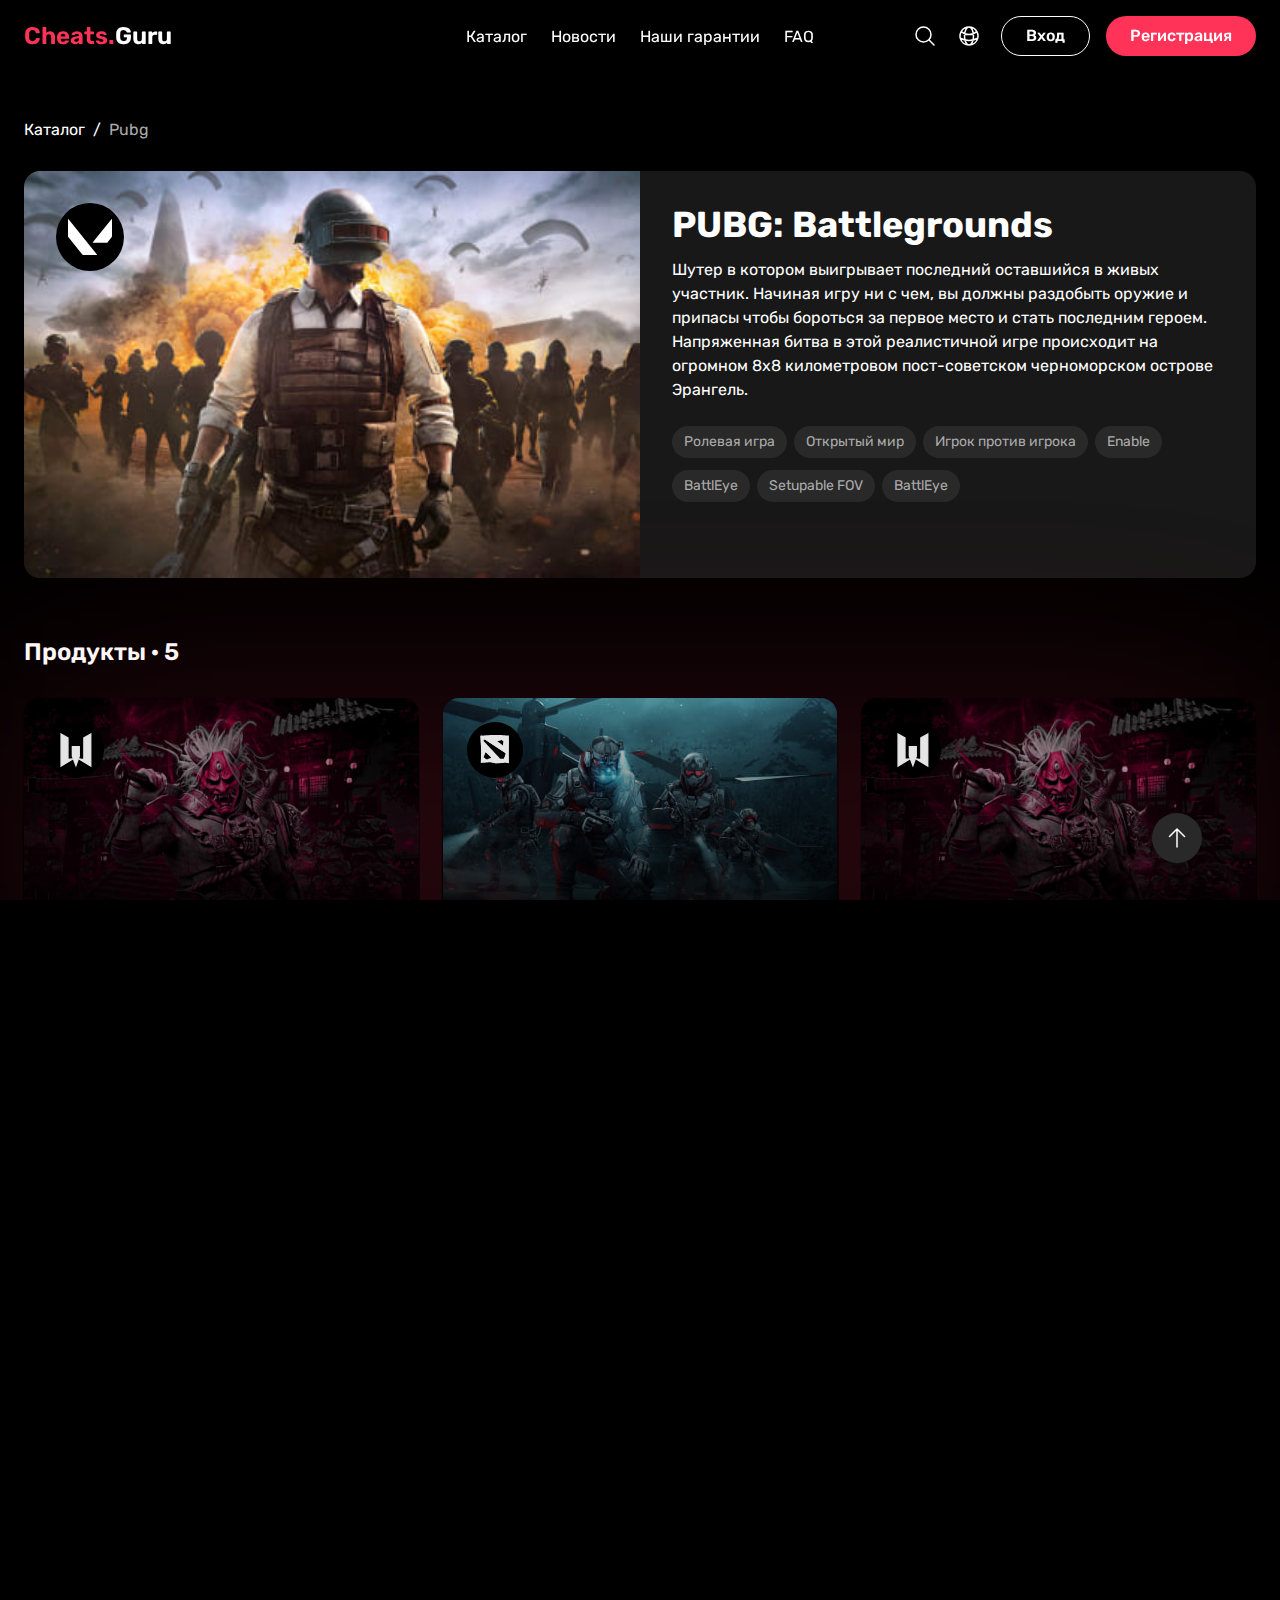
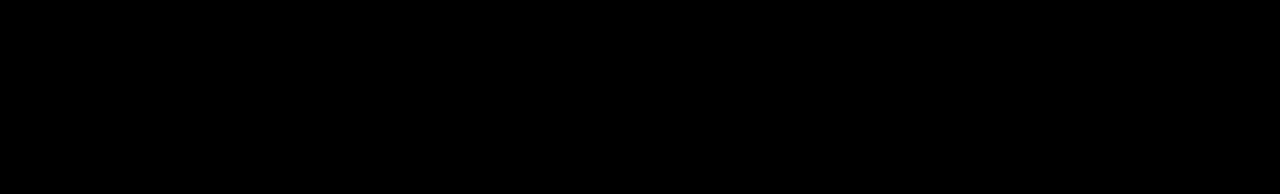
<file: game-page.html>
<!DOCTYPE html>
<html lang="ru">

<head>
	<meta charset="UTF-8">
	<meta http-equiv="X-UA-Compatible" content="IE=edge">
	<meta name="viewport" content="width=device-width, initial-scale=1.0">
	<title>Tankist</title>

	<meta property="og:image" content="path/to/image.jpg">
	<link rel="shortcut icon" href="img/favicon/favicon.ico" type="image/x-icon">

	<!-- add plugins css -->
	<link rel="stylesheet" href="css/slick.css">
	<!-- add plugins css end -->

	<link rel="stylesheet" href="css/style.css">
	<link rel="stylesheet" href="css/header.css">
	<link rel="stylesheet" href="css/footer.css">
	<link rel="stylesheet" href="css/main.css">
	<link rel="stylesheet" href="css/media.css">
</head>

<body>

	<div class="wrapper">
		<div class="content">
			<header>
				<div class="container">

					<div class="btn-burger">
						<svg class="svg-icon">
							<use xlink:href="img/sprite.svg#burger"></use>
						</svg>
						<svg class="svg-icon svg-icon__close">
							<use xlink:href="img/sprite.svg#close"></use>
						</svg>
					</div>

					<a href="index.html" class="logo"><span>Cheats.</span>Guru</a>

					<nav class="nav-menu">
						<ul class="menu my-ul">
							<li><a href="catalog.html">Каталог</a></li>
							<li><a href="news.html">Новости</a></li>
							<li><a href="warranty.html">Наши гарантии</a></li>
							<li><a href="faq.html">FAQ</a></li>
						</ul>
						<div class="btn-group">
							<a href="#entranceModal" class="btn btn-border open_modal">Вход</a>
							<a href="#registrationModal" class="btn btn-accent open_modal">Регистрация</a>
						</div>
					</nav>

					<div class="search-wrapper dropdown">
						<a href="#" class="btn-search dropdown-toggle">
							<svg class="svg-icon">
								<use xlink:href="img/sprite.svg#search"></use>
							</svg>
						</a>

						<div class="search-dropdown dropdown-menu">
							<form method="post" class="form-search">
								<label>
									<input type="text" placeholder="Поиск..." name="search">
								</label>
								<button type="submit"><svg class="svg-icon">
										<use xlink:href="img/sprite.svg#search"></use>
									</svg></button>

								<a href="#" class="form-search__close"><svg class="svg-icon">
										<use xlink:href="img/sprite.svg#close"></use>
									</svg>
								</a>
							</form>

							<div class="form-search-result">
								<div class="form-search-result__head">
									<h3>Результатов 2</h3>
								</div>
								<ul class="list-products my-ul">
									<li>
										<a href="#" class="product-row">
											<span class="product-row__logo"><img src="img/game-logo10.svg" alt=""></span>
											<span class="product-row__name">Counter-Strike: Global Offensive</span>
											<span class="product-row__price">от 50 ₽</span>
										</a>
									</li>
									<li>
										<a href="#" class="product-row">
											<span class="product-row__logo"><img src="img/game-logo10.svg" alt=""></span>
											<span class="product-row__name">Counter-Strike: Global Offensive</span>
											<span class="product-row__price">от 50 ₽</span>
										</a>
									</li>
								</ul>

								<div class="form-search-result__zero text-center">
									<p>По запросу ничего не найдено</p>
								</div>
							</div>
						</div>
					</div>

					<div class="language-wrapper dropdown">
						<a href="#" class="btn-language dropdown-toggle"><svg class="svg-icon">
								<use xlink:href="img/sprite.svg#globe"></use>
							</svg></a>

						<div class="dropdown-menu">
							<a href="#" class="dropdown-item">ru</a>
							<a href="#" class="dropdown-item">eng</a>
						</div>
					</div>
					<div class="btn-group">
						<a href="#entranceModal" class="btn btn-border open_modal">Вход</a>
						<a href="#registrationModal" class="btn btn-accent open_modal">Регистрация</a>
					</div>
				</div>
			</header>

			<section class="page page-product">
				<div class="container">
					<ul class="breadcrumb my-ul">
						<li><a href="catalog.html">Каталог</a></li>
						<li><span>Pubg</span></li>
					</ul>

					<div class="products-details">
						<div class="products-details__image">
							<span class="game-card__logo product-row__logo"><img src="img/game-logo12.svg" alt=""></span>
							<img src="img/chit4.jpg" alt="">
						</div>
						<div class="products-details__content">
							<div class="products-details__content-head">
								<h1>PUBG: Battlegrounds</h1>
							</div>
							<div class="products-details__content-body">
								<div class="box-text">
									<p>Шутер в котором выигрывает последний оставшийся в живых участник. Начиная игру ни с чем, вы должны
										раздобыть оружие и
										припасы чтобы бороться за первое место и стать последним героем. Напряженная битва в этой
										реалистичной игре происходит
										на огромном 8х8 километровом пост-советском черноморском острове Эрангель.</p>
								</div>

								<ul class="list-tags my-ul">
									<li><a href="#">Ролевая игра</a></li>
									<li><a href="#">Открытый мир</a></li>
									<li><a href="#">Игрок против игрока</a></li>
									<li><a href="#">Enable</a></li>
									<li><a href="#">BattlEye</a></li>
									<li><a href="#">Setupable FOV</a></li>
									<li><a href="#">BattlEye</a></li>
								</ul>
							</div>
						</div>
					</div>
				</div>


				<div class="products-all">
					<div class="container">
						<div class="products-all-title">Продукты · 5</div>
						<div class="w-100">
							<div class="row row-bg">
								<div class="col-30 mb-24">
									<a href="#" class="game-card chit-card">
										<span class="game-card__logo product-row__logo"><img src="img/game-logo19.svg" alt=""></span>
										<span class="game-card__img"><img src="img/chit5.jpg" alt=""></span>
										<div class="game-card__body">
											<span class="game-card__content">
												<span class="game-card__title">Steals chams</span>
												<span class="game-card__category">Warface</span>
											</span>

											<span class="product-row__price">от 100 ₽</span>
										</div>
									</a>
								</div>
								<div class="col-30 mb-24">
									<a href="#" class="game-card chit-card">
										<span class="game-card__logo product-row__logo"><img src="img/game-logo11.svg" alt=""></span>
										<span class="game-card__img"><img src="img/chit2.jpg" alt=""></span>
										<div class="game-card__body">
											<span class="game-card__content">
												<span class="game-card__title">Steals chams</span>
												<span class="game-card__category">Warface</span>
											</span>

											<span class="product-row__price">от 100 ₽</span>
										</div>
									</a>
								</div>
								<div class="col-30 mb-24">
									<a href="#" class="game-card chit-card">
										<span class="game-card__logo product-row__logo"><img src="img/game-logo19.svg" alt=""></span>
										<span class="game-card__img"><img src="img/chit5.jpg" alt=""></span>
										<div class="game-card__body">
											<span class="game-card__content">
												<span class="game-card__title">Steals chams</span>
												<span class="game-card__category">Warface</span>
											</span>

											<span class="product-row__price">от 100 ₽</span>
										</div>
									</a>
								</div>
							</div>

							<div class="row">
								<div class="col-30 mb-24">
									<a href="#" class="game-card chit-card">
										<span class="game-card__logo product-row__logo"><img src="img/game-logo19.svg" alt=""></span>
										<span class="game-card__img"><img src="img/chit5.jpg" alt=""></span>
										<div class="game-card__body">
											<span class="game-card__content">
												<span class="game-card__title">Steals chams</span>
												<span class="game-card__category">Warface</span>
											</span>

											<span class="product-row__price">от 100 ₽</span>
										</div>
									</a>
								</div>
								<div class="col-30 mb-24">
									<a href="#" class="game-card chit-card">
										<span class="game-card__logo product-row__logo"><img src="img/game-logo11.svg" alt=""></span>
										<span class="game-card__img"><img src="img/chit2.jpg" alt=""></span>
										<div class="game-card__body">
											<span class="game-card__content">
												<span class="game-card__title">Steals chams</span>
												<span class="game-card__category">Warface</span>
											</span>

											<span class="product-row__price">от 100 ₽</span>
										</div>
									</a>
								</div>
							</div>

						</div>
					</div>
				</div>

				<div class="container">
					<div class="games-logos">
						<div class="container">
							<a href="#" class="game-logo__item">
								<img src="img/game-logo1.svg" alt="">
								<img src="img/game-logo1-1.svg" alt="" class="img-hover">
							</a>
							<a href="#" class="game-logo__item"><img src="img/game-logo2.svg" alt="">
								<img src="img/game-logo2-1.svg" alt="" class="img-hover"></a>
							<a href="#" class="game-logo__item"><img src="img/game-logo3.svg" alt="">
								<img src="img/game-logo3-1.svg" alt="" class="img-hover"></a>
							<a href="#" class="game-logo__item"><img src="img/game-logo4.svg" alt="">
								<img src="img/game-logo4-1.svg" alt="" class="img-hover"></a>
							<a href="#" class="game-logo__item"><img src="img/game-logo5.svg" alt="">
								<img src="img/game-logo5-1.svg" alt="" class="img-hover"></a>
							<a href="#" class="game-logo__item"><img src="img/game-logo6.svg" alt="">
								<img src="img/game-logo6-1.svg" alt="" class="img-hover"></a>
							<a href="#" class="game-logo__item"><img src="img/game-logo7.svg" alt="">
								<img src="img/game-logo7-1.svg" alt="" class="img-hover"></a>
							<a href="#" class="game-logo__item"><img src="img/game-logo8.svg" alt="">
								<img src="img/game-logo8-1.svg" alt="" class="img-hover"></a>
							<a href="#" class="game-logo__item"><img src="img/game-logo9.svg" alt="">
								<img src="img/game-logo9-1.svg" alt="" class="img-hover"></a>
						</div>
					</div>
				</div>
			</section>
		</div>

		<footer>
			<div class="footer-top">
				<div class="container">
					<div class="footer-box">
						<h3 class="footer-box__title">Навигация</h3>
						<ul class="footer-menu my-ul">
							<li><a href="#">FAQ & Помощь</a></li>
							<li><a href="#">Каталог игр</a></li>
							<li><a href="#">Магазин аккаунтов</a></li>
						</ul>
					</div>

					<div class="footer-box">
						<h3 class="footer-box__title">Другое</h3>
						<ul class="footer-menu my-ul">
							<li><a href="#">Наши гарантии</a></li>
							<li><a href="#">Реферальная программа</a></li>
							<li><a href="#">Скидки</a></li>
						</ul>
					</div>

					<div class="footer-box">
						<h3>Подпишись на нас</h3>

						<ul class="list-social my-ul">
							<li><a href="#"><svg class="svg-icon">
										<use xlink:href="img/sprite.svg#social1"></use>
									</svg></a></li>
							<li><a href="#"><svg class="svg-icon">
										<use xlink:href="img/sprite.svg#social2"></use>
									</svg></a></li>
							<li><a href="#"><svg class="svg-icon">
										<use xlink:href="img/sprite.svg#social3"></use>
									</svg></a></li>
						</ul>
					</div>
				</div>
			</div>

			<div class="footer-bottom">
				<div class="container">
					<div class="copyright">© 2023 Copyright</div>
				</div>
			</div>
		</footer>
	</div>






	<a href="#" class="btn-scroll-top btn-scroll-top-all"><svg class="svg-icon">
			<use xlink:href="img/sprite.svg#arrow-top"></use>
		</svg></a>

	<!-- add plugins js-->
	<script src="js/jquery.min.js"></script>
	<script src="js/slick.min.js"></script>
	<!-- add plugins js end-->

	<script src="js/common.js"></script>

</body>

</html>
</file>
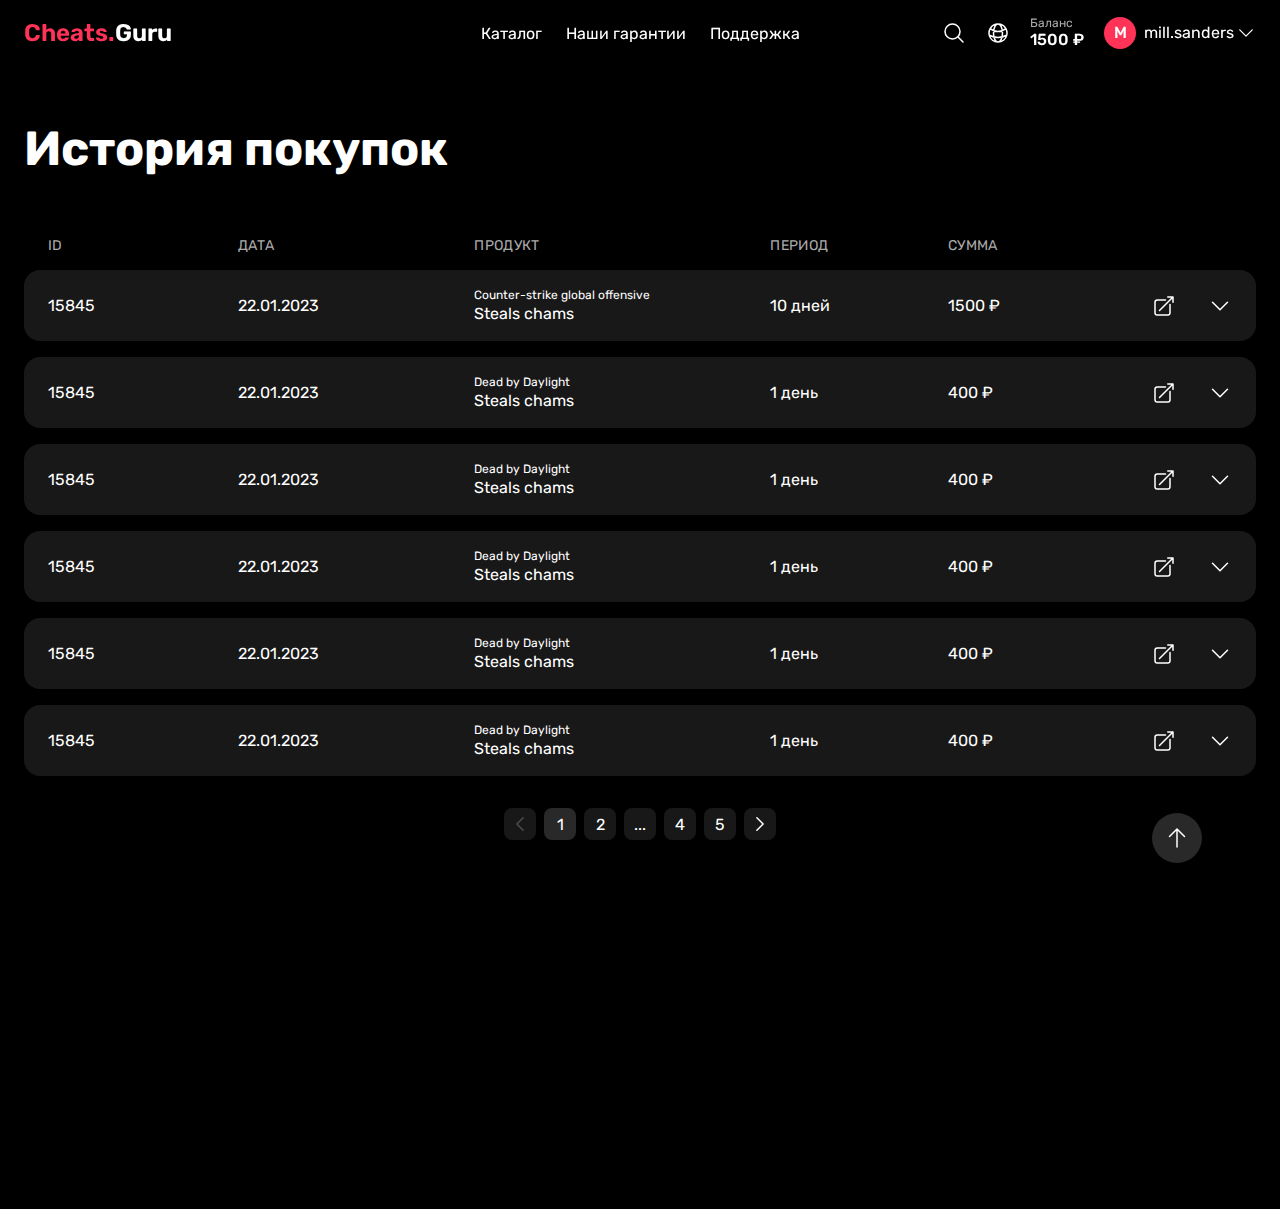
<file: history.html>
<!DOCTYPE html>
<html lang="ru">

<head>
	<meta charset="UTF-8">
	<meta http-equiv="X-UA-Compatible" content="IE=edge">
	<meta name="viewport" content="width=device-width, initial-scale=1.0">
	<title>Tankist</title>

	<meta property="og:image" content="path/to/image.jpg">
	<link rel="shortcut icon" href="img/favicon/favicon.ico" type="image/x-icon">

	<!-- add plugins css -->
	<link rel="stylesheet" href="css/slick.css">
	<!-- add plugins css end -->

	<link rel="stylesheet" href="css/style.css">
	<link rel="stylesheet" href="css/header.css">
	<link rel="stylesheet" href="css/footer.css">
	<link rel="stylesheet" href="css/main.css">
	<link rel="stylesheet" href="css/media.css">
</head>

<body>

	<div class="wrapper">
		<div class="content">
			<header>
				<div class="container">

					<div class="btn-burger">
						<svg class="svg-icon">
							<use xlink:href="img/sprite.svg#burger"></use>
						</svg>
						<svg class="svg-icon svg-icon__close">
							<use xlink:href="img/sprite.svg#close"></use>
						</svg>
					</div>

					<a href="index.html" class="logo"><span>Cheats.</span>Guru</a>

					<nav class="nav-menu">
						<ul class="menu my-ul">
							<li><a href="catalog.html">Каталог</a></li>
							<li><a href="warranty.html">Наши гарантии</a></li>
							<li><a href="faq.html">Поддержка</a></li>
						</ul>
						<!-- <div class="btn-group">
							<a href="#entranceModal" class="btn btn-border open_modal">Вход</a>
							<a href="#registrationModal" class="btn btn-accent open_modal">Регистрация</a>
						</div> -->
					</nav>

					<div class="search-wrapper dropdown">
						<a href="#" class="btn-search dropdown-toggle">
							<svg class="svg-icon">
								<use xlink:href="img/sprite.svg#search"></use>
							</svg>
						</a>

						<div class="search-dropdown dropdown-menu">
							<form method="post" class="form-search">
								<label>
									<input type="text" placeholder="Поиск..." name="search">
								</label>
								<button type="submit"><svg class="svg-icon">
										<use xlink:href="img/sprite.svg#search"></use>
									</svg></button>

								<a href="#" class="form-search__close"><svg class="svg-icon">
										<use xlink:href="img/sprite.svg#close"></use>
									</svg>
								</a>
							</form>

							<div class="form-search-result">
								<div class="form-search-result__head">
									<h3>Результатов 2</h3>
								</div>
								<ul class="list-products my-ul">
									<li>
										<a href="#" class="product-row">
											<span class="product-row__logo"><img src="img/game-logo10.svg" alt=""></span>
											<span class="product-row__name">Counter-Strike: Global Offensive</span>
											<span class="product-row__price">от 50 ₽</span>
										</a>
									</li>
									<li>
										<a href="#" class="product-row">
											<span class="product-row__logo"><img src="img/game-logo10.svg" alt=""></span>
											<span class="product-row__name">Counter-Strike: Global Offensive</span>
											<span class="product-row__price">от 50 ₽</span>
										</a>
									</li>
								</ul>

								<div class="form-search-result__zero text-center">
									<p>По запросу ничего не найдено</p>
								</div>
							</div>
						</div>
					</div>

					<div class="language-wrapper dropdown">
						<a href="#" class="btn-language dropdown-toggle"><svg class="svg-icon">
								<use xlink:href="img/sprite.svg#globe"></use>
							</svg></a>

						<div class="dropdown-menu">
							<a href="#" class="dropdown-item">ru</a>
							<a href="#" class="dropdown-item">eng</a>
						</div>
					</div>


					<div class="balance-box">
						<span>Баланс</span>
						<p>1500 ₽</p>
					</div>

					<div class="admin-box dropdown">
						<a href="#" class="admin-box__name dropdown-toggle">
							<span class="admin-box__avatar">M</span>
							<span class="admin-box__text">mill.sanders</span>
							<svg class="svg-icon">
								<use xlink:href="img/sprite.svg#arrow-bottom"></use>
							</svg></a>

						<div class="dropdown-menu">
							<div class="balance-box">
								<a href="mailto:mill.sanders@yandex.ru" class="mail-admin">mill.sanders@yandex.ru</a>
								<span>Баланс</span>
								<p>1500 ₽</p>
							</div>
							<a href="#" class="dropdown-item">
								<svg class="svg-icon">
									<use xlink:href="img/sprite.svg#admin1"></use>
								</svg>
								<span>История покупок</span>
							</a>
							<a href="#" class="dropdown-item">
								<svg class="svg-icon">
									<use xlink:href="img/sprite.svg#admin2"></use>
								</svg>
								<span>Настройки аккаунта</span>
							</a>
							<a href="#" class="dropdown-item">
								<svg class="svg-icon">
									<use xlink:href="img/sprite.svg#admin3"></use>
								</svg>
								<span>Выйти</span>
							</a>
						</div>
					</div>

				</div>
			</header>

			<section class="page page-history">
				<div class="container">
					<h1>История покупок</h1>

					<div class="table table-history">
						<div class="thead">
							<div class="tr">
								<div class="th th-id">ID</div>
								<div class="th th-date">Дата</div>
								<div class="th th-product">Продукт</div>
								<div class="th th-time">Период</div>
								<div class="th th-sum">Сумма</div>
								<div class="th th-nav"></div>
							</div>
						</div>

						<div class="tbody">
							<div class="tr">
								<div class="tr-head">
									<div class="td th-id">
										<p>15845</p>
									</div>
									<div class="td th-date">
										<p>22.01.2023</p>
									</div>
									<div class="td th-product">
										<span>Counter-strike global offensive</span>
										<p>Steals chams</p>
									</div>
									<div class="td th-time">
										<p>10 дней</p>
									</div>
									<div class="td th-sum">
										<p>1500 ₽</p>
									</div>
									<div class="td th-nav">
										<div class="table-history-nav">
											<a href="#" class="link-web"><svg class="svg-icon">
													<use xlink:href="img/sprite.svg#web"></use>
												</svg></a>

											<a href="#" class="table-toggle-btn"><svg class="svg-icon">
													<use xlink:href="img/sprite.svg#arrow-bottom"></use>
												</svg></a>
										</div>
									</div>
								</div>
								<div class="tr-body">
									<div class="box-text">
										<ul class="table-characteristics my-ul">
											<li>
												<p>ID</p>
												<span>15845</span>
											</li>
											<li>
												<p>Дата</p>
												<span>22.01.2023</span>
											</li>
											<li>
												<p>Период</p>
												<span>10 дней</span>
											</li>
											<li>
												<p>Сумма</p>
												<span>1500 ₽</span>
											</li>
											<li>
												<p>Cheat Id</p>
												<span>1151fhd-515151-514151egs-51351ege-egsegse</span>
											</li>
										</ul>
									</div>
								</div>
							</div>
							<div class="tr">
								<div class="tr-head">
									<div class="td th-id">
										<p>15845</p>
									</div>
									<div class="td th-date">
										<p>22.01.2023</p>
									</div>
									<div class="td th-product">
										<span>Dead by Daylight</span>
										<p>Steals chams</p>
									</div>
									<div class="td th-time">
										<p>1 день</p>
									</div>
									<div class="td th-sum">
										<p>400 ₽</p>
									</div>
									<div class="td th-nav">
										<div class="table-history-nav">
											<a href="#" class="link-web"><svg class="svg-icon">
													<use xlink:href="img/sprite.svg#web"></use>
												</svg></a>

											<a href="#" class="table-toggle-btn"><svg class="svg-icon">
													<use xlink:href="img/sprite.svg#arrow-bottom"></use>
												</svg></a>
										</div>
									</div>
								</div>
								<div class="tr-body">
									<div class="box-text">
											<ul class="table-characteristics my-ul">
												<li>
													<p>ID</p>
													<span>15845</span>
												</li>
												<li>
													<p>Дата</p>
													<span>22.01.2023</span>
												</li>
												<li>
													<p>Период</p>
													<span>10 дней</span>
												</li>
												<li>
													<p>Сумма</p>
													<span>1500 ₽</span>
												</li>
												<li>
													<p>Cheat Id</p>
													<span>1151fhd-515151-514151egs-51351ege-egsegse</span>
												</li>
											</ul>
									</div>
								</div>
							</div>
							<div class="tr">
								<div class="tr-head">
									<div class="td th-id">
										<p>15845</p>
									</div>
									<div class="td th-date">
										<p>22.01.2023</p>
									</div>
									<div class="td th-product">
										<span>Dead by Daylight</span>
										<p>Steals chams</p>
									</div>
									<div class="td th-time">
										<p>1 день</p>
									</div>
									<div class="td th-sum">
										<p>400 ₽</p>
									</div>
									<div class="td th-nav">
										<div class="table-history-nav">
											<a href="#" class="link-web"><svg class="svg-icon">
													<use xlink:href="img/sprite.svg#web"></use>
												</svg></a>

											<a href="#" class="table-toggle-btn"><svg class="svg-icon">
													<use xlink:href="img/sprite.svg#arrow-bottom"></use>
												</svg></a>
										</div>
									</div>
								</div>
								<div class="tr-body">
									<div class="box-text">
											<ul class="table-characteristics my-ul">
												<li>
													<p>ID</p>
													<span>15845</span>
												</li>
												<li>
													<p>Дата</p>
													<span>22.01.2023</span>
												</li>
												<li>
													<p>Период</p>
													<span>10 дней</span>
												</li>
												<li>
													<p>Сумма</p>
													<span>1500 ₽</span>
												</li>
												<li>
													<p>Cheat Id</p>
													<span>1151fhd-515151-514151egs-51351ege-egsegse</span>
												</li>
											</ul>
									</div>
								</div>
							</div>
							<div class="tr">
								<div class="tr-head">
									<div class="td th-id">
										<p>15845</p>
									</div>
									<div class="td th-date">
										<p>22.01.2023</p>
									</div>
									<div class="td th-product">
										<span>Dead by Daylight</span>
										<p>Steals chams</p>
									</div>
									<div class="td th-time">
										<p>1 день</p>
									</div>
									<div class="td th-sum">
										<p>400 ₽</p>
									</div>
									<div class="td th-nav">
										<div class="table-history-nav">
											<a href="#" class="link-web"><svg class="svg-icon">
													<use xlink:href="img/sprite.svg#web"></use>
												</svg></a>

											<a href="#" class="table-toggle-btn"><svg class="svg-icon">
													<use xlink:href="img/sprite.svg#arrow-bottom"></use>
												</svg></a>
										</div>
									</div>
								</div>
								<div class="tr-body">
									<div class="box-text">
											<ul class="table-characteristics my-ul">
												<li>
													<p>ID</p>
													<span>15845</span>
												</li>
												<li>
													<p>Дата</p>
													<span>22.01.2023</span>
												</li>
												<li>
													<p>Период</p>
													<span>10 дней</span>
												</li>
												<li>
													<p>Сумма</p>
													<span>1500 ₽</span>
												</li>
												<li>
													<p>Cheat Id</p>
													<span>1151fhd-515151-514151egs-51351ege-egsegse</span>
												</li>
											</ul>
									</div>
								</div>
							</div>
							<div class="tr">
								<div class="tr-head">
									<div class="td th-id">
										<p>15845</p>
									</div>
									<div class="td th-date">
										<p>22.01.2023</p>
									</div>
									<div class="td th-product">
										<span>Dead by Daylight</span>
										<p>Steals chams</p>
									</div>
									<div class="td th-time">
										<p>1 день</p>
									</div>
									<div class="td th-sum">
										<p>400 ₽</p>
									</div>
									<div class="td th-nav">
										<div class="table-history-nav">
											<a href="#" class="link-web"><svg class="svg-icon">
													<use xlink:href="img/sprite.svg#web"></use>
												</svg></a>

											<a href="#" class="table-toggle-btn"><svg class="svg-icon">
													<use xlink:href="img/sprite.svg#arrow-bottom"></use>
												</svg></a>
										</div>
									</div>
								</div>
								<div class="tr-body">
									<div class="box-text">
											<ul class="table-characteristics my-ul">
												<li>
													<p>ID</p>
													<span>15845</span>
												</li>
												<li>
													<p>Дата</p>
													<span>22.01.2023</span>
												</li>
												<li>
													<p>Период</p>
													<span>10 дней</span>
												</li>
												<li>
													<p>Сумма</p>
													<span>1500 ₽</span>
												</li>
												<li>
													<p>Cheat Id</p>
													<span>1151fhd-515151-514151egs-51351ege-egsegse</span>
												</li>
											</ul>
									</div>
								</div>
							</div>
							<div class="tr">
								<div class="tr-head">
									<div class="td th-id">
										<p>15845</p>
									</div>
									<div class="td th-date">
										<p>22.01.2023</p>
									</div>
									<div class="td th-product">
										<span>Dead by Daylight</span>
										<p>Steals chams</p>
									</div>
									<div class="td th-time">
										<p>1 день</p>
									</div>
									<div class="td th-sum">
										<p>400 ₽</p>
									</div>
									<div class="td th-nav">
										<div class="table-history-nav">
											<a href="#" class="link-web"><svg class="svg-icon">
													<use xlink:href="img/sprite.svg#web"></use>
												</svg></a>

											<a href="#" class="table-toggle-btn"><svg class="svg-icon">
													<use xlink:href="img/sprite.svg#arrow-bottom"></use>
												</svg></a>
										</div>
									</div>
								</div>
								<div class="tr-body">
									<div class="box-text">
											<ul class="table-characteristics my-ul">
												<li>
													<p>ID</p>
													<span>15845</span>
												</li>
												<li>
													<p>Дата</p>
													<span>22.01.2023</span>
												</li>
												<li>
													<p>Период</p>
													<span>10 дней</span>
												</li>
												<li>
													<p>Сумма</p>
													<span>1500 ₽</span>
												</li>
												<li>
													<p>Cheat Id</p>
													<span>1151fhd-515151-514151egs-51351ege-egsegse</span>
												</li>
											</ul>
									</div>
								</div>
							</div>
						</div>
					</div>

					<nav class="nav-pagination">
						<ul class="pagination my-ul">
							<li><a href="#" class="link-arrow disabled">
									<svg class="svg-icon">
										<use xlink:href="img/sprite.svg#arrow-left"></use>
									</svg>
								</a></li>
							<li><a href="#" class="active">1</a></li>
							<li><a href="#">2</a></li>
							<li><a href="#">...</a></li>
							<li><a href="#">4</a></li>
							<li><a href="#">5</a></li>
							<li><a href="#" class="link-arrow">
									<svg class="svg-icon">
										<use xlink:href="img/sprite.svg#arrow-right"></use>
									</svg>
								</a></li>
						</ul>
					</nav>
				</div>
			</section>
		</div>

		<footer>
			<div class="footer-top">
				<div class="container">
					<div class="footer-box">
						<h3 class="footer-box__title">Навигация</h3>
						<ul class="footer-menu my-ul">
							<li><a href="#">FAQ & Помощь</a></li>
							<li><a href="#">Каталог игр</a></li>
							<li><a href="#">Магазин аккаунтов</a></li>
						</ul>
					</div>

					<div class="footer-box">
						<h3 class="footer-box__title">Другое</h3>
						<ul class="footer-menu my-ul">
							<li><a href="#">Наши гарантии</a></li>
							<li><a href="#">Реферальная программа</a></li>
							<li><a href="#">Скидки</a></li>
						</ul>
					</div>

					<div class="footer-box">
						<h3>Подпишись на нас</h3>

						<ul class="list-social my-ul">
							<li><a href="#"><svg class="svg-icon">
										<use xlink:href="img/sprite.svg#social1"></use>
									</svg></a></li>
							<li><a href="#"><svg class="svg-icon">
										<use xlink:href="img/sprite.svg#social2"></use>
									</svg></a></li>
							<li><a href="#"><svg class="svg-icon">
										<use xlink:href="img/sprite.svg#social3"></use>
									</svg></a></li>
						</ul>
					</div>
				</div>
			</div>

			<div class="footer-bottom">
				<div class="container">
					<div class="copyright">© 2023 Copyright</div>
				</div>
			</div>
		</footer>
	</div>


	<div class="modal__div" id="modal1">
		<div class="modal__wrapper">
			<div class="modal__head">
				<div class="modal__close"><svg class="svg-icon">
						<use xlink:href="img/sprite.svg#close"></use>
					</svg></div>
				<h2>Чит Steals chams</h2>
				<div class="subtitle">Для игры War Thunder на 7 дней</div>
			</div>
			<div class="modal__body">
				<form method="post" class="form">
					<label>
						<div class="input-title">Введите свой Email для отправки данных</div>
						<input type="text" name="mail" required>
					</label>

					<button type="submit" class="btn btn-accent" disabled>Оплатить</button>

				</form>
			</div>
		</div>
	</div>

	<div class="overlay"></div>

	<a href="#" class="btn-scroll-top btn-scroll-top-all"><svg class="svg-icon">
			<use xlink:href="img/sprite.svg#arrow-top"></use>
		</svg></a>

	<!-- add plugins js-->
	<script src="js/jquery.min.js"></script>
	<script src="js/slick.min.js"></script>
	<!-- add plugins js end-->

	<script src="js/common.js"></script>

</body>

</html>
</file>
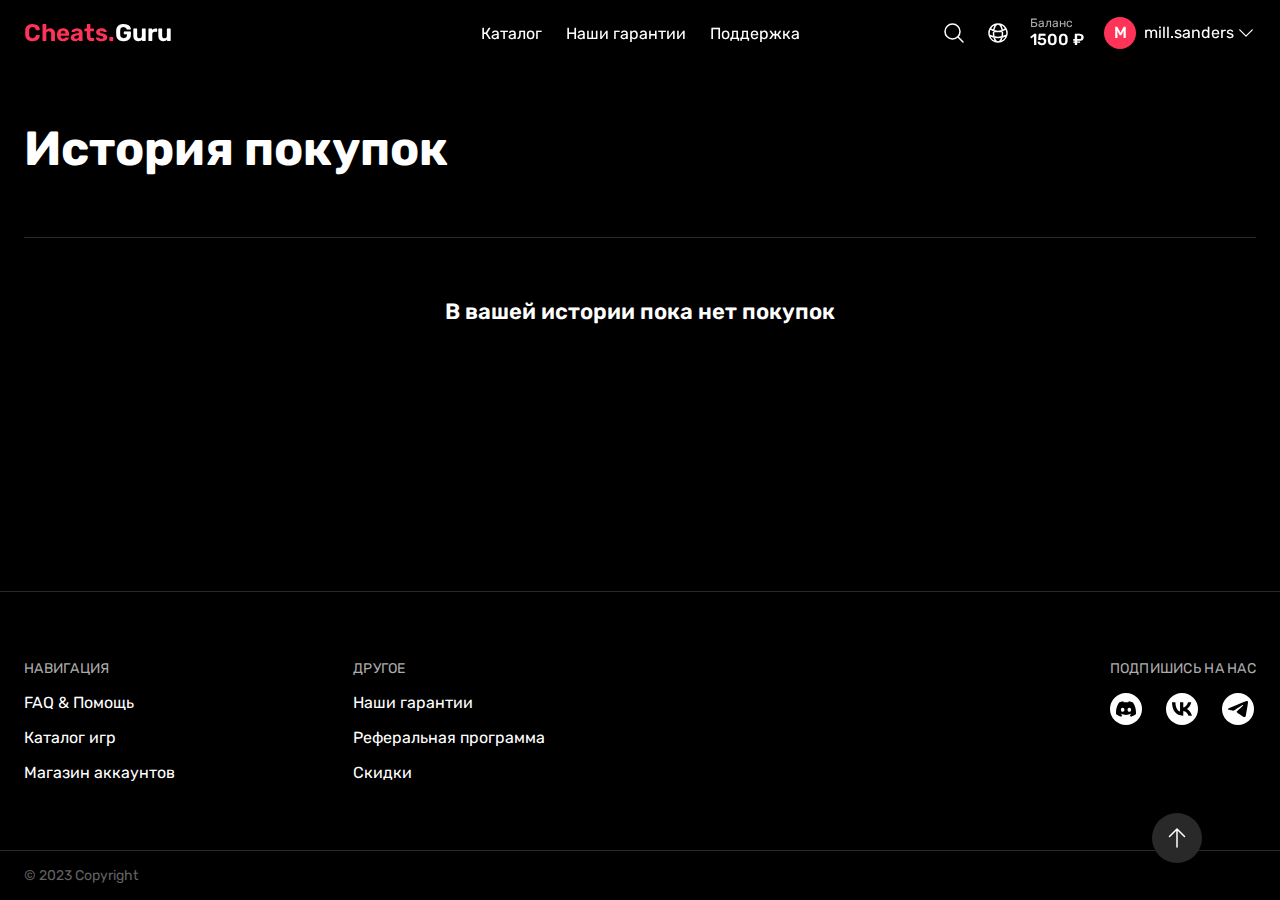
<file: history0.html>
<!DOCTYPE html>
<html lang="ru">

<head>
	<meta charset="UTF-8">
	<meta http-equiv="X-UA-Compatible" content="IE=edge">
	<meta name="viewport" content="width=device-width, initial-scale=1.0">
	<title>Tankist</title>

	<meta property="og:image" content="path/to/image.jpg">
	<link rel="shortcut icon" href="img/favicon/favicon.ico" type="image/x-icon">

	<!-- add plugins css -->
	<link rel="stylesheet" href="css/slick.css">
	<!-- add plugins css end -->

	<link rel="stylesheet" href="css/style.css">
	<link rel="stylesheet" href="css/header.css">
	<link rel="stylesheet" href="css/footer.css">
	<link rel="stylesheet" href="css/main.css">
	<link rel="stylesheet" href="css/media.css">
</head>

<body>

	<div class="wrapper">
		<div class="content">
			<header>
				<div class="container">

					<div class="btn-burger">
						<svg class="svg-icon">
							<use xlink:href="img/sprite.svg#burger"></use>
						</svg>
						<svg class="svg-icon svg-icon__close">
							<use xlink:href="img/sprite.svg#close"></use>
						</svg>
					</div>

					<a href="index.html" class="logo"><span>Cheats.</span>Guru</a>

					<nav class="nav-menu">
						<ul class="menu my-ul">
							<li><a href="catalog.html">Каталог</a></li>
							<li><a href="warranty.html">Наши гарантии</a></li>
							<li><a href="faq.html">Поддержка</a></li>
						</ul>
						<div class="btn-group">
							<a href="#entranceModal" class="btn btn-border open_modal">Вход</a>
							<a href="#registrationModal" class="btn btn-accent open_modal">Регистрация</a>
						</div>
					</nav>

					<div class="search-wrapper dropdown">
						<a href="#" class="btn-search dropdown-toggle">
							<svg class="svg-icon">
								<use xlink:href="img/sprite.svg#search"></use>
							</svg>
						</a>

						<div class="search-dropdown dropdown-menu">
							<form method="post" class="form-search">
								<label>
									<input type="text" placeholder="Поиск..." name="search">
								</label>
								<button type="submit"><svg class="svg-icon">
										<use xlink:href="img/sprite.svg#search"></use>
									</svg></button>

								<a href="#" class="form-search__close"><svg class="svg-icon">
										<use xlink:href="img/sprite.svg#close"></use>
									</svg>
								</a>
							</form>

							<div class="form-search-result">
								<div class="form-search-result__head">
									<h3>Результатов 2</h3>
								</div>
								<ul class="list-products my-ul">
									<li>
										<a href="#" class="product-row">
											<span class="product-row__logo"><img src="img/game-logo10.svg" alt=""></span>
											<span class="product-row__name">Counter-Strike: Global Offensive</span>
											<span class="product-row__price">от 50 ₽</span>
										</a>
									</li>
									<li>
										<a href="#" class="product-row">
											<span class="product-row__logo"><img src="img/game-logo10.svg" alt=""></span>
											<span class="product-row__name">Counter-Strike: Global Offensive</span>
											<span class="product-row__price">от 50 ₽</span>
										</a>
									</li>
								</ul>

								<div class="form-search-result__zero text-center">
									<p>По запросу ничего не найдено</p>
								</div>
							</div>
						</div>
					</div>

					<div class="language-wrapper dropdown">
						<a href="#" class="btn-language dropdown-toggle"><svg class="svg-icon">
								<use xlink:href="img/sprite.svg#globe"></use>
							</svg></a>

						<div class="dropdown-menu">
							<a href="#" class="dropdown-item">ru</a>
							<a href="#" class="dropdown-item">eng</a>
						</div>
					</div>


					<div class="balance-box">
						<span>Баланс</span>
						<p>1500 ₽</p>
					</div>

					<div class="admin-box dropdown">
						<a href="#" class="admin-box__name dropdown-toggle">
							<span class="admin-box__avatar">M</span>
							<span class="admin-box__text">mill.sanders</span>
							<svg class="svg-icon">
								<use xlink:href="img/sprite.svg#arrow-bottom"></use>
							</svg></a>

						<div class="dropdown-menu">
							<div class="balance-box">
								<a href="mailto:mill.sanders@yandex.ru" class="mail-admin">mill.sanders@yandex.ru</a>
								<span>Баланс</span>
								<p>1500 ₽</p>
							</div>
							<a href="#" class="dropdown-item">
								<svg class="svg-icon">
									<use xlink:href="img/sprite.svg#admin1"></use>
								</svg>
								<span>История покупок</span>
							</a>
							<a href="#" class="dropdown-item">
								<svg class="svg-icon">
									<use xlink:href="img/sprite.svg#admin2"></use>
								</svg>
								<span>Настройки аккаунта</span>
							</a>
							<a href="#" class="dropdown-item">
								<svg class="svg-icon">
									<use xlink:href="img/sprite.svg#admin3"></use>
								</svg>
								<span>Выйти</span>
							</a>
						</div>
					</div>

				</div>
			</header>

			<section class="page page-history">
				<div class="container">
					<h1>История покупок</h1>

					<div class="history-zero">
						<div class="box-text"><h3>В вашей истории пока нет покупок</h3></div>
					</div>
				</div>
			</section>
		</div>

		<footer>
			<div class="footer-top">
				<div class="container">
					<div class="footer-box">
						<h3 class="footer-box__title">Навигация</h3>
						<ul class="footer-menu my-ul">
							<li><a href="#">FAQ & Помощь</a></li>
							<li><a href="#">Каталог игр</a></li>
							<li><a href="#">Магазин аккаунтов</a></li>
						</ul>
					</div>

					<div class="footer-box">
						<h3 class="footer-box__title">Другое</h3>
						<ul class="footer-menu my-ul">
							<li><a href="#">Наши гарантии</a></li>
							<li><a href="#">Реферальная программа</a></li>
							<li><a href="#">Скидки</a></li>
						</ul>
					</div>

					<div class="footer-box">
						<h3>Подпишись на нас</h3>

						<ul class="list-social my-ul">
							<li><a href="#"><svg class="svg-icon">
										<use xlink:href="img/sprite.svg#social1"></use>
									</svg></a></li>
							<li><a href="#"><svg class="svg-icon">
										<use xlink:href="img/sprite.svg#social2"></use>
									</svg></a></li>
							<li><a href="#"><svg class="svg-icon">
										<use xlink:href="img/sprite.svg#social3"></use>
									</svg></a></li>
						</ul>
					</div>
				</div>
			</div>

			<div class="footer-bottom">
				<div class="container">
					<div class="copyright">© 2023 Copyright</div>
				</div>
			</div>
		</footer>
	</div>


	<div class="modal__div" id="modal1">
		<div class="modal__wrapper">
			<div class="modal__head">
				<div class="modal__close"><svg class="svg-icon">
						<use xlink:href="img/sprite.svg#close"></use>
					</svg></div>
				<h2>Чит Steals chams</h2>
				<div class="subtitle">Для игры War Thunder на 7 дней</div>
			</div>
			<div class="modal__body">
				<form method="post" class="form">
					<label>
						<div class="input-title">Введите свой Email для отправки данных</div>
						<input type="text" name="mail" required>
					</label>

					<button type="submit" class="btn btn-accent" disabled>Оплатить</button>

				</form>
			</div>
		</div>
	</div>

	<div class="overlay"></div>

	<a href="#" class="btn-scroll-top btn-scroll-top-all"><svg class="svg-icon">
			<use xlink:href="img/sprite.svg#arrow-top"></use>
		</svg></a>

	<!-- add plugins js-->
	<script src="js/jquery.min.js"></script>
	<script src="js/slick.min.js"></script>
	<!-- add plugins js end-->

	<script src="js/common.js"></script>

</body>

</html>
</file>
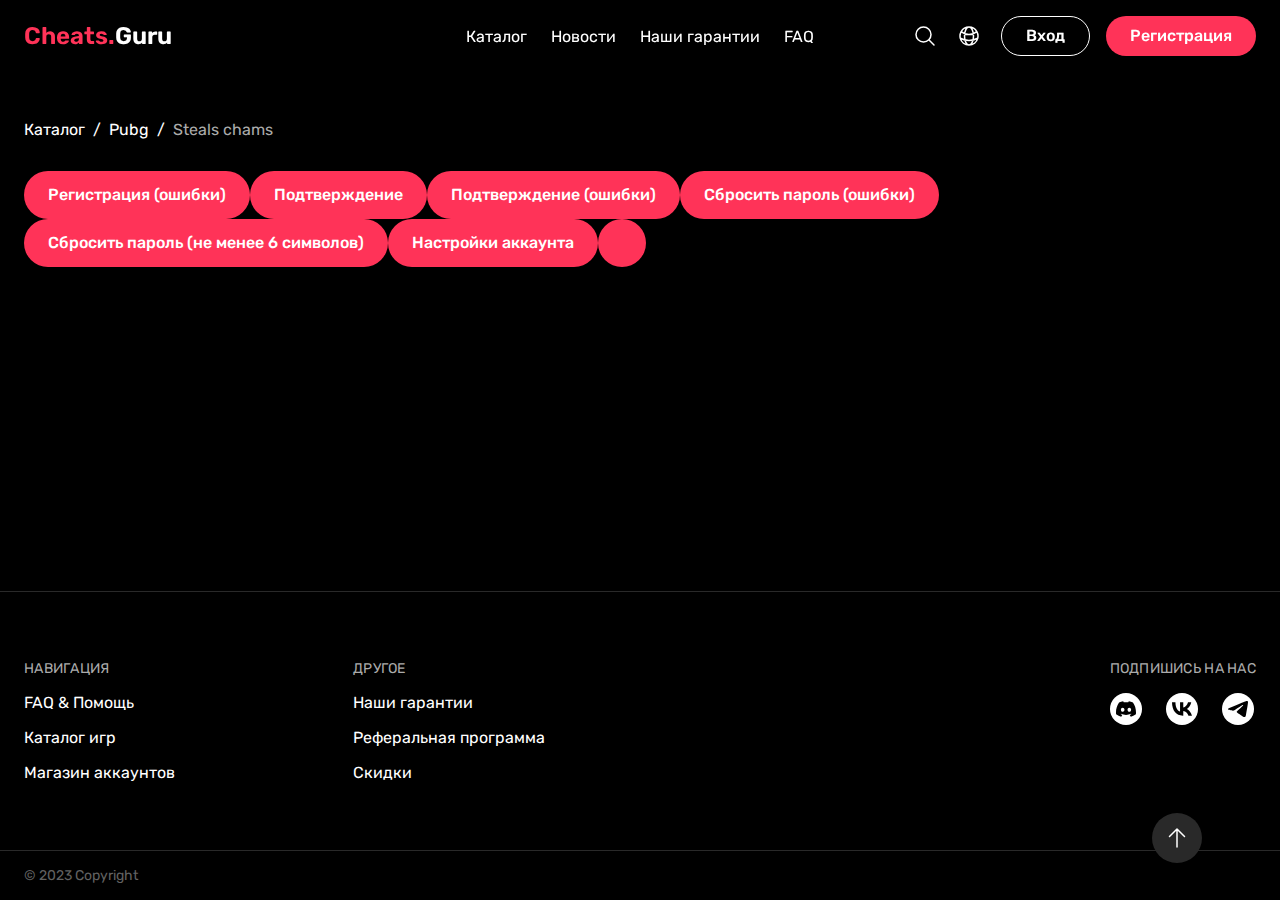
<file: modal.html>
<!DOCTYPE html>
<html lang="ru">

<head>
	<meta charset="UTF-8">
	<meta http-equiv="X-UA-Compatible" content="IE=edge">
	<meta name="viewport" content="width=device-width, initial-scale=1.0">
	<title>Tankist</title>

	<meta property="og:image" content="path/to/image.jpg">
	<link rel="shortcut icon" href="img/favicon/favicon.ico" type="image/x-icon">

	<!-- add plugins css -->
	<link rel="stylesheet" href="css/slick.css">
	<!-- add plugins css end -->

	<link rel="stylesheet" href="css/style.css">
	<link rel="stylesheet" href="css/header.css">
	<link rel="stylesheet" href="css/footer.css">
	<link rel="stylesheet" href="css/main.css">
	<link rel="stylesheet" href="css/media.css">
</head>

<body>

	<div class="wrapper">
		<div class="content">
			<header>
				<div class="container">

					<div class="btn-burger">
						<svg class="svg-icon">
							<use xlink:href="img/sprite.svg#burger"></use>
						</svg>
						<svg class="svg-icon svg-icon__close">
							<use xlink:href="img/sprite.svg#close"></use>
						</svg>
					</div>

					<a href="index.html" class="logo"><span>Cheats.</span>Guru</a>

					<nav class="nav-menu">
						<ul class="menu my-ul">
							<li><a href="catalog.html">Каталог</a></li>
							<li><a href="news.html">Новости</a></li>
							<li><a href="warranty.html">Наши гарантии</a></li>
							<li><a href="faq.html">FAQ</a></li>
						</ul>
						<div class="btn-group">
							<a href="#entranceModal" class="btn btn-border open_modal">Вход</a>
							<a href="#registrationModal" class="btn btn-accent open_modal">Регистрация</a>
						</div>
					</nav>

					<div class="search-wrapper dropdown">
						<a href="#" class="btn-search dropdown-toggle">
							<svg class="svg-icon">
								<use xlink:href="img/sprite.svg#search"></use>
							</svg>
						</a>

						<div class="search-dropdown dropdown-menu">
							<form method="post" class="form-search">
								<label>
									<input type="text" placeholder="Поиск..." name="search">
								</label>
								<button type="submit"><svg class="svg-icon">
										<use xlink:href="img/sprite.svg#search"></use>
									</svg></button>

								<a href="#" class="form-search__close"><svg class="svg-icon">
										<use xlink:href="img/sprite.svg#close"></use>
									</svg>
								</a>
							</form>

							<div class="form-search-result">
								<div class="form-search-result__head">
									<h3>Результатов 2</h3>
								</div>
								<ul class="list-products my-ul">
									<li>
										<a href="#" class="product-row">
											<span class="product-row__logo"><img src="img/game-logo10.svg" alt=""></span>
											<span class="product-row__name">Counter-Strike: Global Offensive</span>
											<span class="product-row__price">от 50 ₽</span>
										</a>
									</li>
									<li>
										<a href="#" class="product-row">
											<span class="product-row__logo"><img src="img/game-logo10.svg" alt=""></span>
											<span class="product-row__name">Counter-Strike: Global Offensive</span>
											<span class="product-row__price">от 50 ₽</span>
										</a>
									</li>
								</ul>

								<div class="form-search-result__zero text-center">
									<p>По запросу ничего не найдено</p>
								</div>
							</div>
						</div>
					</div>

					<div class="language-wrapper dropdown">
						<a href="#" class="btn-language dropdown-toggle"><svg class="svg-icon">
								<use xlink:href="img/sprite.svg#globe"></use>
							</svg></a>

						<div class="dropdown-menu">
							<a href="#" class="dropdown-item">ru</a>
							<a href="#" class="dropdown-item">eng</a>
						</div>
					</div>
					<div class="btn-group">
						<a href="#entranceModal" class="btn btn-border open_modal">Вход</a>
						<a href="#registrationModal" class="btn btn-accent open_modal">Регистрация</a>
					</div>
				</div>
			</header>

			<section class="page page-chit">
				<div class="container">
					<ul class="breadcrumb my-ul">
						<li><a href="catalog.html">Каталог</a></li>
						<li><a href="game-page.html">Pubg</a></li>
						<li><span>Steals chams</span></li>
					</ul>

					<a href="#registrationModal2" class="btn btn-accent open_modal">Регистрация (ошибки)</a>
					<a href="#confirmationModal" class="btn btn-accent open_modal">Подтверждение</a>
					<a href="#confirmationModal2" class="btn btn-accent open_modal">Подтверждение (ошибки)</a>
					<a href="#clearPasswordModal2" class="btn btn-accent open_modal">Сбросить пароль (ошибки)</a>
					<a href="#clearPasswordModal3" class="btn btn-accent open_modal">Сбросить пароль (не менее 6 символов)</a>
					<a href="#settingsModal" class="btn btn-accent open_modal">Настройки аккаунта</a>
					<a href="#" class="btn btn-accent open_modal"></a>
				</div>
			</section>
		</div>

		<footer>
			<div class="footer-top">
				<div class="container">
					<div class="footer-box">
						<h3 class="footer-box__title">Навигация</h3>
						<ul class="footer-menu my-ul">
							<li><a href="#">FAQ & Помощь</a></li>
							<li><a href="#">Каталог игр</a></li>
							<li><a href="#">Магазин аккаунтов</a></li>
						</ul>
					</div>

					<div class="footer-box">
						<h3 class="footer-box__title">Другое</h3>
						<ul class="footer-menu my-ul">
							<li><a href="#">Наши гарантии</a></li>
							<li><a href="#">Реферальная программа</a></li>
							<li><a href="#">Скидки</a></li>
						</ul>
					</div>

					<div class="footer-box">
						<h3>Подпишись на нас</h3>

						<ul class="list-social my-ul">
							<li><a href="#"><svg class="svg-icon">
										<use xlink:href="img/sprite.svg#social1"></use>
									</svg></a></li>
							<li><a href="#"><svg class="svg-icon">
										<use xlink:href="img/sprite.svg#social2"></use>
									</svg></a></li>
							<li><a href="#"><svg class="svg-icon">
										<use xlink:href="img/sprite.svg#social3"></use>
									</svg></a></li>
						</ul>
					</div>
				</div>
			</div>

			<div class="footer-bottom">
				<div class="container">
					<div class="copyright">© 2023 Copyright</div>
				</div>
			</div>
		</footer>
	</div>


	<div class="modal__div" id="modal1">
		<div class="modal__wrapper">
			<div class="modal__head">
				<div class="modal__close"><svg class="svg-icon">
						<use xlink:href="img/sprite.svg#close"></use>
					</svg></div>
				<h2>Чит Steals chams</h2>
				<div class="subtitle">Для игры War Thunder на 7 дней</div>
			</div>
			<div class="modal__body">
				<form method="post" class="form">
					<label>
						<div class="input-title">Введите свой Email для отправки данных</div>
						<input type="text" name="mail" required>
					</label>

					<button type="submit" class="btn btn-accent" disabled>Оплатить</button>

				</form>
			</div>
		</div>
	</div>

	<div class="modal__div" id="registrationModal">
		<div class="modal__wrapper">
			<div class="modal__head">
				<div class="modal__close"><svg class="svg-icon">
						<use xlink:href="img/sprite.svg#close"></use>
					</svg></div>
				<h2>Регистрация</h2>
			</div>
			<div class="modal__body">
				<form method="post" class="form">
					<label>
						<div class="input-title">Введите Email</div>
						<input type="text" name="mail" value="email@email.com" required>
					</label>

					<label>
						<div class="input-title">Введите пароль</div>
						<input type="password" name="password" required>
					</label>

					<button type="submit" class="btn btn-accent" disabled>Зарегистрироваться</button>

				</form>
			</div>
		</div>
	</div>

	<div class="modal__div" id="registrationModal2">
		<div class="modal__wrapper">
			<div class="modal__head">
				<div class="modal__close"><svg class="svg-icon">
						<use xlink:href="img/sprite.svg#close"></use>
					</svg></div>
				<h2>Регистрация</h2>
			</div>
			<div class="modal__body">
				<form method="post" class="form">
					<label class="label-error">
						<div class="input-title">Введите Email</div>
						<input type="text" name="mail" value="email@email.com" required>
						<span class="error-box">
							<span class="error-box__icon"><img src="img/error-icon.svg" alt=""></span>
							<span class="error-box__text">Аккаунт уже существует</span>
						</span>
					</label>

					<label class="label-error">
						<div class="input-title">Введите пароль</div>
						<input type="password" name="password" required>
						<span class="error-box">
							<span class="error-box__icon"><img src="img/error-icon.svg" alt=""></span>
							<span class="error-box__text">Пароль должен содержать не менее 6 символов</span>
						</span>
					</label>

					<button type="submit" class="btn btn-accent" disabled>Зарегистрироваться</button>

				</form>
			</div>
		</div>
	</div>

	<div class="modal__div" id="confirmationModal">
		<div class="modal__wrapper">
			<div class="modal__head">
				<div class="modal__close"><svg class="svg-icon">
						<use xlink:href="img/sprite.svg#close"></use>
					</svg></div>
				<h2>Подтверждение</h2>
				<div class="modal__head-description">Вам на почту было отправлено письмо с кодом для подтверждения почты</div>
			</div>
			<div class="modal__body">
				<form method="post" class="form">
					<label class="label-error">
						<div class="input-title">Введите код</div>
						<input type="text" name="code" required>
						<span class="error-box">
							<span class="error-box__icon"><img src="img/error-icon.svg" alt=""></span>
							<span class="error-box__text">Неверный код</span>
						</span>
					</label>

					<button type="submit" class="btn btn-accent" disabled>Продолжить</button>

				</form>
			</div>
		</div>
	</div>

	<div class="modal__div" id="confirmationModal2">
		<div class="modal__wrapper">
			<div class="modal__head">
				<div class="modal__close"><svg class="svg-icon">
						<use xlink:href="img/sprite.svg#close"></use>
					</svg></div>
				<h2>Подтверждение</h2>
				<div class="modal__head-description">Вам на почту было отправлено письмо с кодом для подтверждения почты</div>
			</div>
			<div class="modal__body">
				<form method="post" class="form">
					<label>
						<div class="input-title">Введите код</div>
						<input type="text" name="code" required>
					</label>

					<button type="submit" class="btn btn-accent" disabled>Продолжить</button>

				</form>
			</div>
		</div>
	</div>

	<div class="modal__div" id="entranceModal">
		<div class="modal__wrapper">
			<div class="modal__head">
				<div class="modal__close"><svg class="svg-icon">
						<use xlink:href="img/sprite.svg#close"></use>
					</svg></div>
				<h2>Войти</h2>
			</div>
			<div class="modal__body">
				<form method="post" class="form">
					<label>
						<div class="input-title">Введите Email</div>
						<input type="text" name="mail" value="email@email.com" required>
					</label>

					<label>
						<div class="input-title">Введите пароль</div>
						<input type="password" name="password" required>
					</label>

					<button type="submit" class="btn btn-accent" disabled>Войти</button>
					<a href="#recoveryModal" class="link-modal color-white open_modal">Восстановление пароля</a>

				</form>
			</div>
		</div>
	</div>

	<div class="modal__div" id="recoveryModal">
		<div class="modal__wrapper">
			<div class="modal__head">
				<div class="modal__close"><svg class="svg-icon">
						<use xlink:href="img/sprite.svg#close"></use>
					</svg></div>
				<h2>Восстановление пароля</h2>
				<div class="modal__head-description">Введите адрес электронной почты, который вы использовали при регистрации
				</div>
			</div>
			<div class="modal__body">
				<form method="post" class="form">
					<label>
						<div class="input-title">Введите Email</div>
						<input type="text" name="mail" required>
					</label>

					<a href="#clearPasswordModal" class="btn btn-accent open_modal" disabled>Сбросить пароль</a>
				</form>
			</div>
		</div>
	</div>

	<div class="modal__div" id="clearPasswordModal">
		<div class="modal__wrapper">
			<div class="modal__head">
				<div class="modal__close"><svg class="svg-icon">
						<use xlink:href="img/sprite.svg#close"></use>
					</svg></div>
				<h2>Сбросить пароль</h2>
			</div>
			<div class="modal__body">
				<form method="post" class="form">
					<label>
						<div class="input-title">Новый пароль</div>
						<input type="password" name="password" required>
					</label>

					<label>
						<div class="input-title">Подтвердите новый пароль</div>
						<input type="password" name="password" required>
					</label>

					<button type="submit" class="btn btn-accent" disabled>Сбросить пароль</button>

				</form>
			</div>
		</div>
	</div>

	<div class="modal__div" id="clearPasswordModal2">
		<div class="modal__wrapper">
			<div class="modal__head">
				<div class="modal__close"><svg class="svg-icon">
						<use xlink:href="img/sprite.svg#close"></use>
					</svg></div>
				<h2>Сбросить пароль</h2>
			</div>
			<div class="modal__body">
				<form method="post" class="form">
					<label class="label-error">
						<div class="input-title">Новый пароль</div>
						<input type="password" name="password" required>
					</label>

					<label class="label-error">
						<div class="input-title">Подтвердите новый пароль</div>
						<input type="password" name="password" required>
						<span class="error-box">
							<span class="error-box__icon"><img src="img/error-icon.svg" alt=""></span>
							<span class="error-box__text">Повторный пароль не совпадает</span>
						</span>
					</label>

					<button type="submit" class="btn btn-accent" disabled>Сбросить пароль</button>

				</form>
			</div>
		</div>
	</div>

	<div class="modal__div" id="clearPasswordModal3">
		<div class="modal__wrapper">
			<div class="modal__head">
				<div class="modal__close"><svg class="svg-icon">
						<use xlink:href="img/sprite.svg#close"></use>
					</svg></div>
				<h2>Сбросить пароль</h2>
			</div>
			<div class="modal__body">
				<form method="post" class="form">
					<label class="label-error">
						<div class="input-title">Новый пароль</div>
						<input type="password" name="password" required>
					</label>

					<label class="label-error">
						<div class="input-title">Подтвердите новый пароль</div>
						<input type="password" name="password" required>
						<span class="error-box">
							<span class="error-box__icon"><img src="img/error-icon.svg" alt=""></span>
							<span class="error-box__text">Пароль должен быть не менее 6 символов</span>
						</span>
					</label>

					<button type="submit" class="btn btn-accent" disabled>Сбросить пароль</button>

				</form>
			</div>
		</div>
	</div>

	<div class="modal__div" id="settingsModal">
		<div class="modal__wrapper">
			<div class="modal__head">
				<div class="modal__close"><svg class="svg-icon">
						<use xlink:href="img/sprite.svg#close"></use>
					</svg></div>
				<h2>Настройки аккаунта
				</h2>
				<div class="modal__head-description">bill.sanders@example.com</div>
			</div>
			<div class="modal__body">
				<form method="post" class="form">
					<label>
						<div class="input-title">Текущий пароль</div>
						<input type="password" name="password" required>
					</label>
					<label>
						<div class="input-title">Новый пароль</div>
						<input type="password" name="password" required>
					</label>
					<label>
						<div class="input-title">Новый пароль еще раз</div>
						<input type="password" name="password" required>
					</label>
					<button type="submit" class="btn btn-accent" disabled>Изменить пароль</button>

				</form>
			</div>
		</div>
	</div>

	<div class="overlay"></div>

	<a href="#" class="btn-scroll-top btn-scroll-top-all"><svg class="svg-icon">
			<use xlink:href="img/sprite.svg#arrow-top"></use>
		</svg></a>

	<!-- add plugins js-->
	<script src="js/jquery.min.js"></script>
	<script src="js/slick.min.js"></script>
	<!-- add plugins js end-->

	<script src="js/common.js"></script>

</body>

</html>
</file>
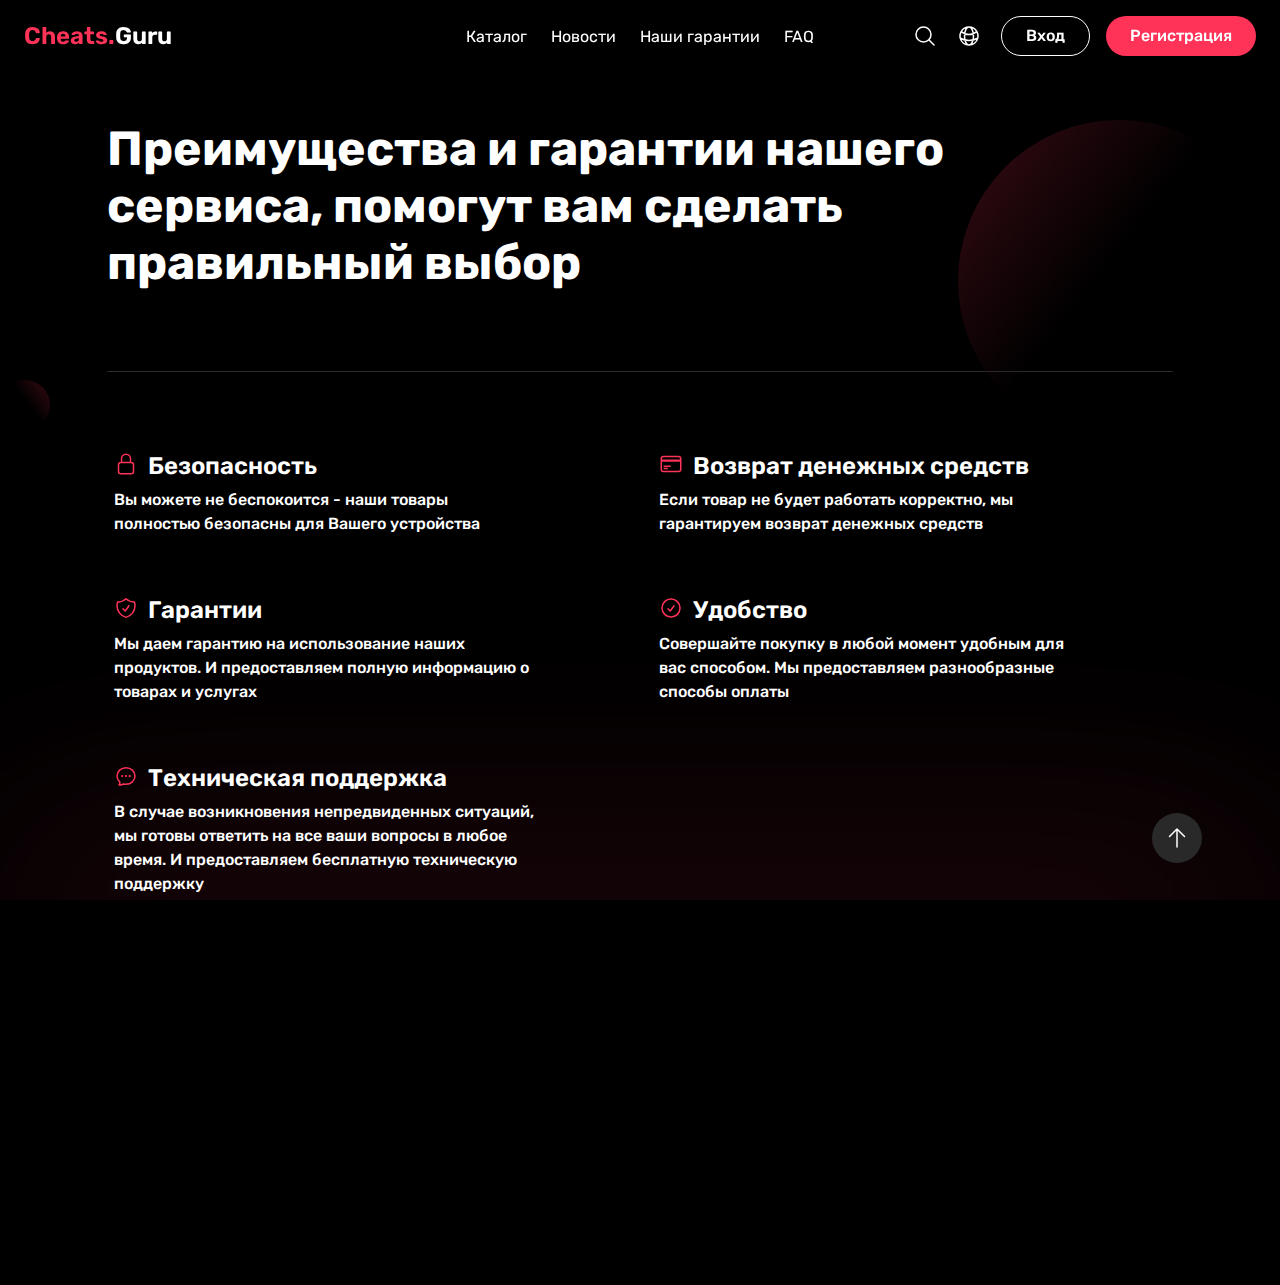
<file: warranty.html>
<!DOCTYPE html>
<html lang="ru">

<head>
	<meta charset="UTF-8">
	<meta http-equiv="X-UA-Compatible" content="IE=edge">
	<meta name="viewport" content="width=device-width, initial-scale=1.0">
	<title>Tankist</title>

	<meta property="og:image" content="path/to/image.jpg">
	<link rel="shortcut icon" href="img/favicon/favicon.ico" type="image/x-icon">

	<!-- add plugins css -->
	<link rel="stylesheet" href="css/slick.css">
	<!-- add plugins css end -->

	<link rel="stylesheet" href="css/style.css">
	<link rel="stylesheet" href="css/header.css">
	<link rel="stylesheet" href="css/footer.css">
	<link rel="stylesheet" href="css/main.css">
	<link rel="stylesheet" href="css/media.css">
</head>

<body>

	<div class="wrapper">
		<div class="content">
			<header>
				<div class="container">

					<div class="btn-burger">
						<svg class="svg-icon">
							<use xlink:href="img/sprite.svg#burger"></use>
						</svg>
						<svg class="svg-icon svg-icon__close">
							<use xlink:href="img/sprite.svg#close"></use>
						</svg>
					</div>

					<a href="index.html" class="logo"><span>Cheats.</span>Guru</a>

					<nav class="nav-menu">
						<ul class="menu my-ul">
							<li><a href="catalog.html">Каталог</a></li>
							<li><a href="news.html">Новости</a></li>
							<li><a href="warranty.html">Наши гарантии</a></li>
							<li><a href="faq.html">FAQ</a></li>
						</ul>
						<div class="btn-group">
							<a href="#entranceModal" class="btn btn-border open_modal">Вход</a>
							<a href="#registrationModal" class="btn btn-accent open_modal">Регистрация</a>
						</div>
					</nav>

					<div class="search-wrapper dropdown">
						<a href="#" class="btn-search dropdown-toggle">
							<svg class="svg-icon">
								<use xlink:href="img/sprite.svg#search"></use>
							</svg>
						</a>

						<div class="search-dropdown dropdown-menu">
							<form method="post" class="form-search">
								<label>
									<input type="text" placeholder="Поиск..." name="search">
								</label>
								<button type="submit"><svg class="svg-icon">
										<use xlink:href="img/sprite.svg#search"></use>
									</svg></button>

								<a href="#" class="form-search__close"><svg class="svg-icon">
										<use xlink:href="img/sprite.svg#close"></use>
									</svg>
								</a>
							</form>

							<div class="form-search-result">
								<div class="form-search-result__head">
									<h3>Результатов 2</h3>
								</div>
								<ul class="list-products my-ul">
									<li>
										<a href="#" class="product-row">
											<span class="product-row__logo"><img src="img/game-logo10.svg" alt=""></span>
											<span class="product-row__name">Counter-Strike: Global Offensive</span>
											<span class="product-row__price">от 50 ₽</span>
										</a>
									</li>
									<li>
										<a href="#" class="product-row">
											<span class="product-row__logo"><img src="img/game-logo10.svg" alt=""></span>
											<span class="product-row__name">Counter-Strike: Global Offensive</span>
											<span class="product-row__price">от 50 ₽</span>
										</a>
									</li>
								</ul>

								<div class="form-search-result__zero text-center">
									<p>По запросу ничего не найдено</p>
								</div>
							</div>
						</div>
					</div>

					<div class="language-wrapper dropdown">
						<a href="#" class="btn-language dropdown-toggle"><svg class="svg-icon">
								<use xlink:href="img/sprite.svg#globe"></use>
							</svg></a>

						<div class="dropdown-menu">
							<a href="#" class="dropdown-item">ru</a>
							<a href="#" class="dropdown-item">eng</a>
						</div>
					</div>
					<div class="btn-group">
						<a href="#entranceModal" class="btn btn-border open_modal">Вход</a>
						<a href="#registrationModal" class="btn btn-accent open_modal">Регистрация</a>
					</div>
				</div>
			</header>

			<section class="page page-warranty">
				<div class="container">

					<div class="page-warranty-wrapper">
						<div class="page-warranty-wrapper__head">
						<h1>Преимущества <br>и гарантии нашего сервиса, помогут вам сделать правильный выбор</h1>
</div>
						<div class="w-100">
							<div class="row">
								<div class="col-50">
									<div class="warranty-box">
										<div class="warranty-box__head">
											<div class="warranty-box__icon"><img src="img/warranty1.svg" alt=""></div>
											<h3>Безопасность</h3>
										</div>
										<div class="warranty-box__body">
											<p>Вы можете не беспокоится - наши товары полностью безопасны для Вашего устройства</p>
										</div>
									</div>
									<div class="warranty-box">
										<div class="warranty-box__head">
											<div class="warranty-box__icon"><img src="img/warranty2.svg" alt=""></div>
											<h3>Гарантии</h3>
										</div>
										<div class="warranty-box__body">
											<p>Мы даем гарантию на использование наших продуктов. И предоставляем полную информацию о товарах и услугах</p>
										</div>
									</div>
									<div class="warranty-box">
										<div class="warranty-box__head">
											<div class="warranty-box__icon"><img src="img/warranty3.svg" alt=""></div>
											<h3>Техническая поддержка</h3>
										</div>
										<div class="warranty-box__body">
											<p>В случае возникновения непредвиденных ситуаций, мы готовы ответить на все ваши вопросы в любое время. И предоставляем
											бесплатную техническую поддержку</p>
										</div>
									</div>
								</div>

								<div class="col-50">
									<div class="warranty-box">
										<div class="warranty-box__head">
											<div class="warranty-box__icon"><img src="img/warranty4.svg" alt=""></div>
											<h3>Возврат денежных средств</h3>
										</div>
										<div class="warranty-box__body">
											<p>Если товар не будет работать корректно, мы гарантируем возврат денежных средств</p>
										</div>
									</div>
									<div class="warranty-box">
										<div class="warranty-box__head">
											<div class="warranty-box__icon"><img src="img/warranty5.svg" alt=""></div>
											<h3>Удобство</h3>
										</div>
										<div class="warranty-box__body">
											<p>Совершайте покупку в любой момент удобным для вас способом. Мы предоставляем разнообразные способы оплаты</p>
										</div>
									</div>
								</div>
							</div>
						</div>
					</div>
				</div>
			</section>
		</div>

		<footer>
			<div class="footer-top">
				<div class="container">
					<div class="footer-box">
						<h3 class="footer-box__title">Навигация</h3>
						<ul class="footer-menu my-ul">
							<li><a href="#">FAQ & Помощь</a></li>
							<li><a href="#">Каталог игр</a></li>
							<li><a href="#">Магазин аккаунтов</a></li>
						</ul>
					</div>

					<div class="footer-box">
						<h3 class="footer-box__title">Другое</h3>
						<ul class="footer-menu my-ul">
							<li><a href="#">Наши гарантии</a></li>
							<li><a href="#">Реферальная программа</a></li>
							<li><a href="#">Скидки</a></li>
						</ul>
					</div>

					<div class="footer-box">
						<h3>Подпишись на нас</h3>

						<ul class="list-social my-ul">
							<li><a href="#"><svg class="svg-icon">
										<use xlink:href="img/sprite.svg#social1"></use>
									</svg></a></li>
							<li><a href="#"><svg class="svg-icon">
										<use xlink:href="img/sprite.svg#social2"></use>
									</svg></a></li>
							<li><a href="#"><svg class="svg-icon">
										<use xlink:href="img/sprite.svg#social3"></use>
									</svg></a></li>
						</ul>
					</div>
				</div>
			</div>

			<div class="footer-bottom">
				<div class="container">
					<div class="copyright">© 2023 Copyright</div>
				</div>
			</div>
		</footer>
	</div>


	<div class="modal__div" id="modal1">
		<div class="modal__wrapper">
			<div class="modal__head">
				<div class="modal__close"><svg class="svg-icon">
						<use xlink:href="img/sprite.svg#close"></use>
					</svg></div>
				<h2>Чит Steals chams</h2>
				<div class="subtitle">Для игры War Thunder на 7 дней</div>
			</div>
			<div class="modal__body">
				<form method="post" class="form">
					<label>
						<div class="input-title">Введите свой Email для отправки данных</div>
						<input type="text" name="mail" required>
					</label>

					<button type="submit" class="btn btn-accent" disabled>Оплатить</button>

				</form>
			</div>
		</div>
	</div>

	<div class="modal__div" id="registrationModal">
		<div class="modal__wrapper">
			<div class="modal__head">
				<div class="modal__close"><svg class="svg-icon">
						<use xlink:href="img/sprite.svg#close"></use>
					</svg></div>
				<h2>Регистрация</h2>
			</div>
			<div class="modal__body">
				<form method="post" class="form">
					<label>
						<div class="input-title">Введите Email</div>
						<input type="text" name="mail" value="email@email.com" required>
					</label>

					<label>
						<div class="input-title">Введите пароль</div>
						<input type="password" name="password" required>
					</label>

					<button type="submit" class="btn btn-accent" disabled>Зарегистрироваться</button>

				</form>
			</div>
		</div>
	</div>

	<div class="modal__div" id="registrationModal2">
		<div class="modal__wrapper">
			<div class="modal__head">
				<div class="modal__close"><svg class="svg-icon">
						<use xlink:href="img/sprite.svg#close"></use>
					</svg></div>
				<h2>Регистрация</h2>
			</div>
			<div class="modal__body">
				<form method="post" class="form">
					<label class="label-error">
						<div class="input-title">Введите Email</div>
						<input type="text" name="mail" value="email@email.com" required>
						<span class="error-box">
							<span class="error-box__icon"><img src="img/error-icon.svg" alt=""></span>
							<span class="error-box__text">Аккаунт уже существует</span>
						</span>
					</label>

					<label class="label-error">
						<div class="input-title">Введите пароль</div>
						<input type="password" name="password" required>
						<span class="error-box">
							<span class="error-box__icon"><img src="img/error-icon.svg" alt=""></span>
							<span class="error-box__text">Пароль должен содержать не менее 6 символов</span>
						</span>
					</label>

					<button type="submit" class="btn btn-accent" disabled>Зарегистрироваться</button>

				</form>
			</div>
		</div>
	</div>

	<div class="modal__div" id="confirmationModal">
		<div class="modal__wrapper">
			<div class="modal__head">
				<div class="modal__close"><svg class="svg-icon">
						<use xlink:href="img/sprite.svg#close"></use>
					</svg></div>
				<h2>Подтверждение</h2>
				<div class="modal__head-description">Вам на почту было отправлено письмо с кодом для подтверждения почты</div>
			</div>
			<div class="modal__body">
				<form method="post" class="form">
					<label class="label-error">
						<div class="input-title">Введите код</div>
						<input type="text" name="code" required>
						<span class="error-box">
							<span class="error-box__icon"><img src="img/error-icon.svg" alt=""></span>
							<span class="error-box__text">Неверный код</span>
						</span>
					</label>

					<button type="submit" class="btn btn-accent" disabled>Продолжить</button>

				</form>
			</div>
		</div>
	</div>

	<div class="modal__div" id="confirmationModal2">
		<div class="modal__wrapper">
			<div class="modal__head">
				<div class="modal__close"><svg class="svg-icon">
						<use xlink:href="img/sprite.svg#close"></use>
					</svg></div>
				<h2>Подтверждение</h2>
				<div class="modal__head-description">Вам на почту было отправлено письмо с кодом для подтверждения почты</div>
			</div>
			<div class="modal__body">
				<form method="post" class="form">
					<label>
						<div class="input-title">Введите код</div>
						<input type="text" name="code" required>
					</label>

					<button type="submit" class="btn btn-accent" disabled>Продолжить</button>

				</form>
			</div>
		</div>
	</div>

	<div class="modal__div" id="entranceModal">
		<div class="modal__wrapper">
			<div class="modal__head">
				<div class="modal__close"><svg class="svg-icon">
						<use xlink:href="img/sprite.svg#close"></use>
					</svg></div>
				<h2>Войти</h2>
			</div>
			<div class="modal__body">
				<form method="post" class="form">
					<label>
						<div class="input-title">Введите Email</div>
						<input type="text" name="mail" value="email@email.com" required>
					</label>

					<label>
						<div class="input-title">Введите пароль</div>
						<input type="password" name="password" required>
					</label>

					<button type="submit" class="btn btn-accent" disabled>Войти</button>
					<a href="#recoveryModal" class="link-modal color-white open_modal">Восстановление пароля</a>

				</form>
			</div>
		</div>
	</div>

	<div class="modal__div" id="recoveryModal">
		<div class="modal__wrapper">
			<div class="modal__head">
				<div class="modal__close"><svg class="svg-icon">
						<use xlink:href="img/sprite.svg#close"></use>
					</svg></div>
				<h2>Восстановление пароля</h2>
				<div class="modal__head-description">Введите адрес электронной почты, который вы использовали при регистрации
				</div>
			</div>
			<div class="modal__body">
				<form method="post" class="form">
					<label>
						<div class="input-title">Введите Email</div>
						<input type="text" name="mail" required>
					</label>

					<a href="#clearPasswordModal" class="btn btn-accent open_modal" disabled>Сбросить пароль</a>
				</form>
			</div>
		</div>
	</div>

	<div class="modal__div" id="clearPasswordModal">
		<div class="modal__wrapper">
			<div class="modal__head">
				<div class="modal__close"><svg class="svg-icon">
						<use xlink:href="img/sprite.svg#close"></use>
					</svg></div>
				<h2>Сбросить пароль</h2>
			</div>
			<div class="modal__body">
				<form method="post" class="form">
					<label>
						<div class="input-title">Новый пароль</div>
						<input type="password" name="password" required>
					</label>

					<label>
						<div class="input-title">Подтвердите новый пароль</div>
						<input type="password" name="password" required>
					</label>

					<button type="submit" class="btn btn-accent" disabled>Сбросить пароль</button>

				</form>
			</div>
		</div>
	</div>

	<div class="modal__div" id="clearPasswordModal2">
		<div class="modal__wrapper">
			<div class="modal__head">
				<div class="modal__close"><svg class="svg-icon">
						<use xlink:href="img/sprite.svg#close"></use>
					</svg></div>
				<h2>Сбросить пароль</h2>
			</div>
			<div class="modal__body">
				<form method="post" class="form">
					<label class="label-error">
						<div class="input-title">Новый пароль</div>
						<input type="password" name="password" required>
					</label>

					<label class="label-error">
						<div class="input-title">Подтвердите новый пароль</div>
						<input type="password" name="password" required>
						<span class="error-box">
							<span class="error-box__icon"><img src="img/error-icon.svg" alt=""></span>
							<span class="error-box__text">Повторный пароль не совпадает</span>
						</span>
					</label>

					<button type="submit" class="btn btn-accent" disabled>Сбросить пароль</button>

				</form>
			</div>
		</div>
	</div>

	<div class="modal__div" id="clearPasswordModal3">
		<div class="modal__wrapper">
			<div class="modal__head">
				<div class="modal__close"><svg class="svg-icon">
						<use xlink:href="img/sprite.svg#close"></use>
					</svg></div>
				<h2>Сбросить пароль</h2>
			</div>
			<div class="modal__body">
				<form method="post" class="form">
					<label class="label-error">
						<div class="input-title">Новый пароль</div>
						<input type="password" name="password" required>
					</label>

					<label class="label-error">
						<div class="input-title">Подтвердите новый пароль</div>
						<input type="password" name="password" required>
						<span class="error-box">
							<span class="error-box__icon"><img src="img/error-icon.svg" alt=""></span>
							<span class="error-box__text">Пароль должен быть не менее 6 символов</span>
						</span>
					</label>

					<button type="submit" class="btn btn-accent" disabled>Сбросить пароль</button>

				</form>
			</div>
		</div>
	</div>

	<div class="modal__div" id="settingsModal">
		<div class="modal__wrapper">
			<div class="modal__head">
				<div class="modal__close"><svg class="svg-icon">
						<use xlink:href="img/sprite.svg#close"></use>
					</svg></div>
				<h2>Настройки аккаунта
				</h2>
				<div class="modal__head-description">bill.sanders@example.com</div>
			</div>
			<div class="modal__body">
				<form method="post" class="form">
					<label>
						<div class="input-title">Текущий пароль</div>
						<input type="password" name="password" required>
					</label>
					<label>
						<div class="input-title">Новый пароль</div>
						<input type="password" name="password" required>
					</label>
					<label>
						<div class="input-title">Новый пароль еще раз</div>
						<input type="password" name="password" required>
					</label>
					<button type="submit" class="btn btn-accent" disabled>Изменить пароль</button>

				</form>
			</div>
		</div>
	</div>

	<div class="overlay"></div>

	<a href="#" class="btn-scroll-top btn-scroll-top-all"><svg class="svg-icon">
			<use xlink:href="img/sprite.svg#arrow-top"></use>
		</svg></a>

	<!-- add plugins js-->
	<script src="js/jquery.min.js"></script>
	<script src="js/slick.min.js"></script>
	<!-- add plugins js end-->

	<script src="js/common.js"></script>

</body>

</html>
</file>
<file: css/style.css>
@import url("https://fonts.googleapis.com/css2?family=Rubik:wght@300;400;500;600;700;800;900&display=swap");
* {
  -webkit-box-sizing: border-box;
  box-sizing: border-box;
  -webkit-font-smoothing: antialiased;
  -moz-osx-font-smoothing: grayscale;
}
*:before, *:after {
  -webkit-box-sizing: border-box;
  box-sizing: border-box;
}

html, body, div, span, applet, object, iframe, h1, h2, h3, h4, h5, h6, p, blockquote, pre, a, abbr, acronym, address, big, cite, code, del, dfn, em, img, ins, kbd, q, s, samp, small, strike, strong, sub, sup, tt, var, b, u, i, center, dl, dt, dd, ol, ul, li, fieldset, form, label, legend, table, caption, tbody, tfoot, thead, tr, th, td, article, aside, canvas, details, embed, figure, figcaption, footer, header, hgroup, menu, nav, output, ruby, section, summary, time, mark, audio, video {
  margin: 0;
  padding: 0;
  border: 0;
  font-size: 100%;
  font: inherit;
  vertical-align: baseline;
}

/* HTML5 display-role reset for older browsers */
article, aside, details, figcaption, figure, footer, header, hgroup, menu, nav, section {
  display: block;
}

blockquote, q {
  quotes: none;
}

blockquote:before, blockquote:after, q:before, q:after {
  content: "";
  content: none;
}

table {
  border-collapse: collapse;
  border-spacing: 0;
}

body {
  font-size: 16px;
  min-width: 320px;
  position: relative;
  line-height: normal;
  font-family: "Rubik", sans-serif;
  font-weight: normal;
  background: #000000;
  color: #fff;
}

html, body {
  overflow-x: hidden;
}

.wrapper {
  display: -webkit-box;
  display: -ms-flexbox;
  display: flex;
  -webkit-box-orient: vertical;
  -webkit-box-direction: normal;
      -ms-flex-direction: column;
          flex-direction: column;
  height: 100vh;
}

.content {
  -webkit-box-flex: 1;
      -ms-flex: 1 0 auto;
          flex: 1 0 auto;
}

img {
  display: block;
  max-width: 100%;
  height: auto;
}

.text-center {
  text-align: center;
}

a {
  display: block;
  text-decoration: none;
  -webkit-transition: 0.3s ease;
  transition: 0.3s ease;
  outline: none;
  width: -webkit-fit-content;
  width: -moz-fit-content;
  width: fit-content;
}
a:hover, a:focus {
  text-decoration: none;
}

input, textarea, select {
  outline: none;
  -webkit-box-shadow: none;
          box-shadow: none;
  -webkit-appearance: none;
     -moz-appearance: none;
          appearance: none;
  padding: 0 16px;
  -webkit-box-sizing: border-box;
          box-sizing: border-box;
  font-family: "Rubik", sans-serif;
  border: 1px solid #626262;
  border-radius: 16px;
  width: 100%;
  height: 56px;
  background: #313131;
  color: #fff;
  font-size: 16px;
  -webkit-transition: 0.3s ease;
  transition: 0.3s ease;
}
input::-webkit-input-placeholder, textarea::-webkit-input-placeholder, select::-webkit-input-placeholder {
  color: #ABABAB;
}
input::-moz-placeholder, textarea::-moz-placeholder, select::-moz-placeholder {
  color: #ABABAB;
}
input:-ms-input-placeholder, textarea:-ms-input-placeholder, select:-ms-input-placeholder {
  color: #ABABAB;
}
input::-ms-input-placeholder, textarea::-ms-input-placeholder, select::-ms-input-placeholder {
  color: #ABABAB;
}
input::placeholder, textarea::placeholder, select::placeholder {
  color: #ABABAB;
}
input:hover, input:focus, textarea:hover, textarea:focus, select:hover, select:focus {
  outline: none;
  -webkit-box-shadow: none;
          box-shadow: none;
  border-color: #fff;
}

.input-title {
  display: block;
  width: 100%;
  margin: 0 0 12px;
  color: #ABABAB;
  font-size: 14px;
}

label {
  display: block;
  width: 100%;
  margin: 0 0 32px;
}

textarea {
  resize: none;
  padding: 12px 17px;
  height: 103px;
}

button, .btn {
  outline: none;
  -webkit-transition: 0.3s ease;
  transition: 0.3s ease;
  cursor: pointer;
  -webkit-box-shadow: none;
          box-shadow: none;
  font-family: "Rubik", sans-serif;
  padding: 0;
  margin: 0;
  border: none;
  border-radius: 0;
}
button:hover, button:focus, .btn:hover, .btn:focus {
  outline: none;
  -webkit-box-shadow: none;
          box-shadow: none;
}

.btn {
  display: -webkit-box;
  display: -ms-flexbox;
  display: flex;
  -webkit-box-align: center;
      -ms-flex-align: center;
          align-items: center;
  -webkit-box-pack: center;
      -ms-flex-pack: center;
          justify-content: center;
  text-align: center;
  padding: 12px 24px;
  font-size: 16px;
  font-weight: 500;
  line-height: 24px;
  border-radius: 65px;
  -webkit-transition: 0.3s ease;
  transition: 0.3s ease;
}

.btn-accent {
  background: #FF3358;
  color: #fff;
}
.btn-accent:hover {
  background: #F2294E;
  color: #fff;
}

.btn-border {
  color: #fff;
  border: 1px solid #fff;
}
.btn-border:hover {
  color: #FF3358;
  border-color: #FF3358;
}

.btn-grey {
  background: #292929;
  color: #fff;
}
.btn-grey:hover {
  color: #fff;
  background: #313131;
}

.btn-group {
  display: -webkit-box;
  display: -ms-flexbox;
  display: flex;
  -webkit-box-align: start;
      -ms-flex-align: start;
          align-items: flex-start;
  -ms-flex-wrap: wrap;
      flex-wrap: wrap;
}
.btn-group .btn {
  margin: 0 16px 0 0;
}
.btn-group .btn:last-child {
  margin: 0;
}

.btn:disabled {
  background: #626262;
  color: #fff;
  cursor: inherit;
}
.btn:disabled:hover {
  background: #626262;
  color: #fff;
}

.btn.disabled {
  background: #626262;
  color: #fff;
  cursor: inherit;
}
.btn.disabled:hover {
  background: #626262;
  color: #fff;
}

.svg-icon {
  display: inline-block;
  width: 100%;
  height: 100%;
}

strong, b {
  font-weight: bold;
  display: inline-block;
}

ul, ol {
  padding: 0 0 0 20px;
}

.my-ul {
  list-style: none;
  padding: 0;
}

.list-dots {
  list-style-type: disc;
}

.color-accent {
  color: #FF3358;
}

a.color-accent {
  color: #FF3358;
}
a.color-accent:hover {
  color: #fff;
}

.color-white {
  color: #fff;
}

a.color-white:hover {
  color: #FF3358;
}

.container {
  width: 100%;
  max-width: 1332px;
  padding: 0 24px;
  margin: 0 auto;
  position: relative;
  display: -webkit-box;
  display: -ms-flexbox;
  display: flex;
  -ms-flex-wrap: wrap;
      flex-wrap: wrap;
}

.p-60 {
  padding: 60px 0;
}

.w-100 {
  width: 100%;
}

.row {
  display: -webkit-box;
  display: -ms-flexbox;
  display: flex;
  -webkit-box-align: stretch;
      -ms-flex-align: stretch;
          align-items: stretch;
  -ms-flex-wrap: wrap;
      flex-wrap: wrap;
  margin: 0 -18.5px;
  position: relative;
}

.row-bg {
  opacity: 0.9;
}
.row-bg::before {
  content: "";
  position: absolute;
  will-change: transform;
  -webkit-filter: blur(114px);
          filter: blur(114px);
  background: rgba(255, 51, 88, 0.18);
  background-size: 100%;
  width: 100%;
  height: 100%;
  left: 50%;
  top: 50%;
  -webkit-transform: translate(-50%, -50%);
          transform: translate(-50%, -50%);
}

.col-30 {
  width: 33.33%;
  padding: 0 18.5px;
}

.col-60 {
  width: 66%;
  padding: 0 18.5px;
}

.col-50 {
  width: 50%;
  padding: 0 18.5px;
}

.col-40 {
  width: 34%;
  padding: 0 18.5px;
}

.mb-24 {
  margin-bottom: 24px;
}

h1 {
  font-size: 48px;
  font-weight: bold;
  width: 100%;
}

h2 {
  width: 100%;
  font-size: 36px;
  font-weight: bold;
  margin: 0 auto 48px;
  text-align: center;
}

.d-inline {
  display: inline;
}

.slick-slider {
  width: 100%;
}

.slick-slide {
  outline: none;
}

.slick-dots {
  position: relative;
  width: 100%;
  display: -webkit-box;
  display: -ms-flexbox;
  display: flex;
  -webkit-box-align: center;
      -ms-flex-align: center;
          align-items: center;
  -webkit-box-pack: center;
      -ms-flex-pack: center;
          justify-content: center;
  bottom: 0;
  padding: 0;
  list-style: none;
  z-index: 1;
}
.slick-dots li {
  width: 8px;
  height: 8px;
  margin: 0 16px 0 0;
  cursor: pointer;
  -webkit-transition: 0.3s ease;
  transition: 0.3s ease;
  border: 1px solid #FFFFFF;
  border-radius: 50%;
}
.slick-dots li:last-child {
  margin: 0;
}
.slick-dots li button {
  display: none;
}
.slick-dots li.slick-active {
  background: #fff;
}

.slick-arrow {
  position: absolute;
  z-index: 1;
  opacity: 1;
  display: -webkit-box;
  display: -ms-flexbox;
  display: flex;
  -webkit-box-align: center;
      -ms-flex-align: center;
          align-items: center;
  -webkit-box-pack: center;
      -ms-flex-pack: center;
          justify-content: center;
  top: 50%;
  -webkit-transform: translate(0, -50%);
          transform: translate(0, -50%);
  width: 32px;
  height: 32px;
  border-radius: 50%;
  background: #292929;
  stroke: #fff;
  fill: none;
  padding: 4px;
  cursor: pointer;
  -webkit-transition: 0.3s ease;
  transition: 0.3s ease;
}
.slick-arrow:hover {
  background: #FF3358;
}

.slick-next {
  right: 16px;
}

.slick-prev {
  left: 16px;
}

.section-border {
  position: relative;
}
.section-border::before {
  content: "";
  position: absolute;
  left: 50%;
  bottom: 0;
  -webkit-transform: translate(-50%, 0);
          transform: translate(-50%, 0);
  height: 1px;
  width: 1284px;
  background: #292929;
}

.page {
  padding: 120px 0 0;
}

.title-wrapper {
  width: 100%;
  display: -webkit-box;
  display: -ms-flexbox;
  display: flex;
  -webkit-box-align: center;
      -ms-flex-align: center;
          align-items: center;
  -ms-flex-wrap: wrap;
      flex-wrap: wrap;
  margin: 0 0 60px;
}
.title-wrapper h1 {
  margin: 0 auto 0 0;
  width: auto;
}

.breadcrumb {
  width: 100%;
  display: -webkit-box;
  display: -ms-flexbox;
  display: flex;
  -webkit-box-align: start;
      -ms-flex-align: start;
          align-items: flex-start;
  -ms-flex-wrap: wrap;
      flex-wrap: wrap;
  color: #ABABAB;
  margin: 0 0 32px;
}
.breadcrumb li {
  display: -webkit-box;
  display: -ms-flexbox;
  display: flex;
  -webkit-box-align: center;
      -ms-flex-align: center;
          align-items: center;
}
.breadcrumb li:last-child::after {
  display: none;
}
.breadcrumb li:after {
  content: "/";
  display: inline-block;
  margin: 0 8px;
  color: #fff;
}
.breadcrumb li a {
  color: #fff;
  display: -webkit-box;
  display: -ms-flexbox;
  display: flex;
  -webkit-box-align: center;
      -ms-flex-align: center;
          align-items: center;
}
.breadcrumb li a:hover {
  color: #FF3358;
}

.checkbox {
  position: relative;
  display: -webkit-box;
  display: -ms-flexbox;
  display: flex;
  -webkit-box-align: start;
      -ms-flex-align: start;
          align-items: flex-start;
  color: #fff;
  font-size: 14px;
  margin: 13px 0 0;
}
.checkbox:last-child {
  margin: 13px 0 0;
}

.inp-check {
  display: none;
}

.checkbox-custom {
  margin: 0 10px 0 0;
  position: relative;
  border-radius: 6px;
  border: 1px solid #FFFFFF;
  width: 20px;
  height: 20px;
  min-width: 20px;
  cursor: pointer;
}

.inp-check:checked ~ .checkbox-custom {
  background: url("../img/checked.svg") no-repeat center;
  background-size: 12px;
}

.label-radio {
  width: 100%;
  position: relative;
  display: -webkit-box;
  display: -ms-flexbox;
  display: flex;
  -webkit-box-align: center;
      -ms-flex-align: center;
          align-items: center;
  margin: 0 0 8px;
  background: #292929;
  border-radius: 16px;
  padding: 16px;
  cursor: pointer;
  font-weight: 500;
}
.label-radio__custom {
  display: -webkit-box;
  display: -ms-flexbox;
  display: flex;
  -webkit-box-align: center;
      -ms-flex-align: center;
          align-items: center;
  -webkit-box-pack: center;
      -ms-flex-pack: center;
          justify-content: center;
  width: 24px;
  height: 24px;
  min-width: 24px;
  border: 1px solid #FFFFFF;
  border-radius: 50%;
  -webkit-transition: 0.3s ease;
  transition: 0.3s ease;
}
.label-radio__text {
  padding: 0 0 0 16px;
  width: calc(100% - 24px);
  display: -webkit-box;
  display: -ms-flexbox;
  display: flex;
  -webkit-box-align: center;
      -ms-flex-align: center;
          align-items: center;
}

.inp-radio {
  position: absolute;
  left: 0;
  top: 0;
  width: 100%;
  height: 100%;
  padding: 0;
  border: 1.5px solid transparent;
  border-radius: 16px;
  cursor: pointer;
  margin: 0;
  background: transparent;
}
.inp-radio:checked {
  border-color: #0FB36E;
}
.inp-radio:checked + .label-radio__custom {
  background: #0FB36E url("../img/radio-check.svg") no-repeat center;
  background-size: 22px;
  border-color: #0FB36E;
}

.nav-pagination {
  margin: 32px 0 0;
  width: 100%;
}

.pagination {
  display: -webkit-box;
  display: -ms-flexbox;
  display: flex;
  -webkit-box-align: center;
      -ms-flex-align: center;
          align-items: center;
  -webkit-box-pack: center;
      -ms-flex-pack: center;
          justify-content: center;
  -ms-flex-wrap: wrap;
      flex-wrap: wrap;
}
.pagination li {
  margin: 0 8px 0 0;
}
.pagination li:last-child {
  margin: 0;
}
.pagination li a {
  width: 32px;
  height: 32px;
  min-width: 32px;
  color: #fff;
  stroke: #fff;
  fill: none;
  padding: 6px;
  background: #181818;
  border-radius: 8px;
  display: -webkit-box;
  display: -ms-flexbox;
  display: flex;
  -webkit-box-align: center;
      -ms-flex-align: center;
          align-items: center;
  -webkit-box-pack: center;
      -ms-flex-pack: center;
          justify-content: center;
}
.pagination li a:hover, .pagination li a.active {
  background: #292929;
  color: #fff;
}
.pagination li .link-arrow.disabled {
  stroke: #4E4E4E;
}
</file>
<file: css/header.css>
@charset "UTF-8";
header {
  padding: 16px 0;
  background: rgba(0, 0, 0, 0.5);
  position: fixed;
  left: 0;
  top: 0;
  width: 100%;
  z-index: 7;
}
header .container {
  -webkit-box-align: center;
      -ms-flex-align: center;
          align-items: center;
}
header .btn {
  padding: 8px 24px;
  height: 40px;
}

.logo {
  font-size: 24px;
  font-weight: 600;
  color: #fff;
  margin: 0 auto 0 0;
}
.logo span {
  color: #FF3358;
  -webkit-transition: 0.3s ease;
  transition: 0.3s ease;
}
.logo:hover {
  color: #FF3358;
}
.logo:hover span {
  color: #fff;
}

.nav-menu {
  margin: 0 auto;
  position: absolute;
  top: 50%;
  left: 50%;
  -webkit-transform: translate(-50%, -50%);
          transform: translate(-50%, -50%);
}
.nav-menu .btn-group {
  display: none;
}

.menu {
  display: -webkit-box;
  display: -ms-flexbox;
  display: flex;
  -webkit-box-align: center;
      -ms-flex-align: center;
          align-items: center;
  -ms-flex-wrap: wrap;
      flex-wrap: wrap;
}
.menu li {
  margin: 0 24px 0 0;
}
.menu li:last-child {
  margin: 0;
}
.menu li a {
  color: #fff;
}
.menu li a:hover {
  color: #FF3358;
}

.language-wrapper {
  margin: 0 20px;
}
.language-wrapper .dropdown-menu {
  text-transform: uppercase;
}

.btn-language {
  fill: none;
  stroke: #fff;
  width: 24px;
  height: 24px;
  display: -webkit-box;
  display: -ms-flexbox;
  display: flex;
  -webkit-box-align: center;
      -ms-flex-align: center;
          align-items: center;
  -webkit-box-pack: center;
      -ms-flex-pack: center;
          justify-content: center;
}
.btn-language:hover {
  stroke: #FF3358;
}

.dropdown {
  position: relative;
}

.dropdown-toggle:hover {
  stroke: #FF3358;
}

.dropdown-menu {
  position: absolute;
  z-index: 11;
  background: #292929;
  border-radius: 16px;
  right: 0;
  top: 100%;
  margin: 8px 0 0;
  min-width: 88px;
  overflow: hidden;
  display: none;
}

.dropdown-item {
  color: #fff;
  width: 100%;
  padding: 8px 16px;
}
.dropdown-item:hover {
  background: #313131;
  color: #fff;
}

.search-dropdown {
  position: absolute;
  max-width: 594px;
  min-width: 594px;
  width: 100%;
  background: #292929;
  border-radius: 16px;
  overflow: hidden;
  right: 0;
  top: -12px;
  margin: 0;
}

.form-search {
  display: -webkit-box;
  display: -ms-flexbox;
  display: flex;
  -webkit-box-align: center;
      -ms-flex-align: center;
          align-items: center;
  padding: 12px 20px;
  position: relative;
}
.form-search button[type=submit] {
  padding: 0;
  fill: none;
  stroke: #ABABAB;
  width: 24px;
  height: 24px;
  margin: 0 12px 0 0;
  background: transparent;
  -webkit-box-ordinal-group: 0;
      -ms-flex-order: -1;
          order: -1;
}
.form-search input {
  height: 24px;
  padding: 0 30px 0 0;
  color: #fff;
  border: none;
  border-radius: 0;
  -webkit-box-shadow: none;
          box-shadow: none;
  background: transparent;
}
.form-search label {
  margin: 0;
}
.form-search__close {
  position: absolute;
  display: none;
  -webkit-box-align: center;
      -ms-flex-align: center;
          align-items: center;
  -webkit-box-pack: center;
      -ms-flex-pack: center;
          justify-content: center;
  top: 50%;
  -webkit-transform: translate(0, -50%);
          transform: translate(0, -50%);
  right: 20px;
  width: 24px;
  height: 24px;
  fill: none;
  stroke: #fff;
}

.form-search-result {
  width: 100%;
  border-top: 1px solid #626262;
  color: #ABABAB;
  display: none;
}
.form-search-result__head {
  padding: 12px 20px 12px;
}
.form-search-result h3 {
  text-transform: uppercase;
  letter-spacing: 0.02em;
  font-size: 14px;
  color: #ABABAB;
}
.form-search-result__zero {
  padding: 32px 0;
}

.list-products {
  width: 100%;
}
.list-products li {
  width: 100%;
}

.product-row {
  width: 100%;
  display: -webkit-box;
  display: -ms-flexbox;
  display: flex;
  -webkit-box-align: center;
      -ms-flex-align: center;
          align-items: center;
  color: #fff;
  padding: 8px 20px;
}
.product-row:hover {
  color: #fff;
  background: #313131;
}
.product-row__logo {
  display: -webkit-box;
  display: -ms-flexbox;
  display: flex;
  -webkit-box-align: center;
      -ms-flex-align: center;
          align-items: center;
  -webkit-box-pack: center;
      -ms-flex-pack: center;
          justify-content: center;
  margin: 0 12px 0 0;
  width: 32px;
  min-width: 32px;
  height: 32px;
  background: #000;
  padding: 7px;
  border-radius: 50%;
}
.product-row__logo img {
  max-height: 100%;
}
.product-row__name {
  font-weight: 500;
}
.product-row__price {
  border: 1px solid #FFFFFF;
  border-radius: 59px;
  font-weight: 500;
  padding: 2px 8px;
  margin: 0 0 0 auto;
  white-space: nowrap;
}

.btn-search {
  width: 24px;
  height: 24px;
  fill: none;
  stroke: #fff;
  display: -webkit-box;
  display: -ms-flexbox;
  display: flex;
  -webkit-box-align: center;
      -ms-flex-align: center;
          align-items: center;
  -webkit-box-pack: center;
      -ms-flex-pack: center;
          justify-content: center;
}
.btn-search:hover {
  stroke: #FF3358;
}

.btn-burger {
  width: 24px;
  height: 24px;
  stroke: #fff;
  fill: none;
  margin: 0 24px 0 0;
  position: relative;
  z-index: 8;
  display: none;
  -webkit-box-align: center;
      -ms-flex-align: center;
          align-items: center;
  -webkit-box-pack: center;
      -ms-flex-pack: center;
          justify-content: center;
}
.btn-burger .svg-icon__close {
  display: none;
}
.btn-burger.click .svg-icon {
  display: none;
}
.btn-burger.click .svg-icon__close {
  display: block;
}

.balance-box {
  font-weight: 500;
  margin: 0 20px 0 0;
}
.balance-box span {
  color: #ABABAB;
  font-size: 12px;
  font-weight: normal;
  display: block;
}

.admin-box {
  display: -webkit-box;
  display: -ms-flexbox;
  display: flex;
  -webkit-box-align: center;
      -ms-flex-align: center;
          align-items: center;
}
.admin-box .balance-box {
  display: none;
  width: 100%;
  -webkit-box-align: center;
      -ms-flex-align: center;
          align-items: center;
  -ms-flex-wrap: wrap;
      flex-wrap: wrap;
  font-weight: normal;
  color: #ABABAB;
}
.admin-box .balance-box p {
  width: -webkit-fit-content;
  width: -moz-fit-content;
  width: fit-content;
}
.admin-box .balance-box span {
  display: -webkit-box;
  display: -ms-flexbox;
  display: flex;
  -webkit-box-align: center;
      -ms-flex-align: center;
          align-items: center;
  color: #ABABAB;
  font-size: 16px;
  width: -webkit-fit-content;
  width: -moz-fit-content;
  width: fit-content;
}
.admin-box .balance-box span::after {
  content: "·";
  margin: 0 4px;
  color: #ABABAB;
}
.admin-box__avatar {
  display: -webkit-box;
  display: -ms-flexbox;
  display: flex;
  -webkit-box-align: center;
      -ms-flex-align: center;
          align-items: center;
  -webkit-box-pack: center;
      -ms-flex-pack: center;
          justify-content: center;
  color: #fff;
  border-radius: 50%;
  background: #FF3358;
  width: 32px;
  height: 32px;
  min-width: 32px;
  font-weight: 500;
  font-size: 16px;
}
.admin-box__name {
  color: #fff;
  display: -webkit-box;
  display: -ms-flexbox;
  display: flex;
  -webkit-box-align: center;
      -ms-flex-align: center;
          align-items: center;
}
.admin-box__name:hover {
  color: #fff;
}
.admin-box__name .svg-icon {
  display: -webkit-box;
  display: -ms-flexbox;
  display: flex;
  -webkit-box-align: center;
      -ms-flex-align: center;
          align-items: center;
  -webkit-box-pack: center;
      -ms-flex-pack: center;
          justify-content: center;
  width: 20px;
  height: 20px;
  min-width: 20px;
  margin: 0 0 0 2px;
  fill: none;
  stroke: #fff;
}
.admin-box__name.click .svg-icon {
  -webkit-transform: rotate(180deg);
          transform: rotate(180deg);
}
.admin-box__text {
  margin: 0 0 0 8px;
}
.admin-box .dropdown-item {
  display: -webkit-box;
  display: -ms-flexbox;
  display: flex;
  -webkit-box-align: center;
      -ms-flex-align: center;
          align-items: center;
  white-space: nowrap;
  padding: 12px 21px 12px 16px;
  font-weight: 500;
  font-size: 16px;
}
.admin-box .dropdown-item:hover {
  color: #FF3358;
}
.admin-box .dropdown-item:hover .svg-icon {
  stroke: #FF3358;
}
.admin-box .dropdown-item .svg-icon {
  fill: none;
  stroke: #fff;
  display: -webkit-box;
  display: -ms-flexbox;
  display: flex;
  -webkit-box-align: center;
      -ms-flex-align: center;
          align-items: center;
  -webkit-box-pack: center;
      -ms-flex-pack: center;
          justify-content: center;
  width: 24px;
  height: 24px;
  min-width: 24px;
  margin: 0 12px 0 0;
}
.admin-box .mail-admin {
  color: #fff;
  margin: 0 0 4px;
  font-weight: normal;
}
.admin-box .mail-admin:hover {
  color: #FF3358;
}
</file>
<file: css/footer.css>
footer {
  -webkit-box-flex: 0;
      -ms-flex: 0 0 auto;
          flex: 0 0 auto;
}

.footer-top {
  padding: 68px 0;
  border-top: 1px solid #292929;
  border-bottom: 1px solid #292929;
}

.footer-box {
  margin: 0 178px 0 0;
}
.footer-box:last-child {
  margin: 0 0 0 auto;
}
.footer-box h3 {
  font-size: 14px;
  letter-spacing: 0.02em;
  color: #ABABAB;
  margin: 0 0 16px;
  text-transform: uppercase;
}

.footer-menu li {
  margin: 0 0 16px;
}
.footer-menu li:last-child {
  margin: 0;
}
.footer-menu li a {
  color: #fff;
}
.footer-menu li a:hover {
  color: #FF3358;
}

.list-social {
  display: -webkit-box;
  display: -ms-flexbox;
  display: flex;
  -webkit-box-align: start;
      -ms-flex-align: start;
          align-items: flex-start;
  -ms-flex-wrap: wrap;
      flex-wrap: wrap;
}
.list-social li {
  margin: 0 24px 0 0;
}
.list-social li:last-child {
  margin: 0;
}
.list-social li a {
  width: 32px;
  height: 32px;
  min-width: 32px;
  border-radius: 50%;
  background: #fff;
  padding: 6px;
  fill: #000;
  display: -webkit-box;
  display: -ms-flexbox;
  display: flex;
  -webkit-box-align: center;
      -ms-flex-align: center;
          align-items: center;
  -webkit-box-pack: center;
      -ms-flex-pack: center;
          justify-content: center;
}
.list-social li a:hover {
  fill: #fff;
  background: #000;
}

.footer-bottom {
  padding: 16px 0;
}

.copyright {
  color: #626262;
  font-size: 14px;
}

.btn-scroll-top {
  position: fixed;
  z-index: 10;
  width: 50px;
  height: 50px;
  background: #292929;
  border-radius: 50%;
  stroke: #fff;
  padding: 13px;
  right: 318px;
  bottom: 37px;
  display: none;
  -webkit-box-align: center;
      -ms-flex-align: center;
          align-items: center;
  -webkit-box-pack: center;
      -ms-flex-pack: center;
          justify-content: center;
}
.btn-scroll-top:hover {
  background: #313131;
  stroke: #fff;
}

.btn-scroll-top-all {
  display: -webkit-box;
  display: -ms-flexbox;
  display: flex;
}

.overlay {
  z-index: 100;
  position: fixed;
  background-color: #000;
  opacity: 0.85;
  -moz-opacity: 0.85;
  filter: alpha(opacity=85);
  -webkit-backdrop-filter: blur(2px);
          backdrop-filter: blur(2px);
  width: 100%;
  height: 100%;
  top: 0;
  left: 0;
  cursor: pointer;
  display: none;
}

.modal__div {
  position: fixed;
  max-width: 613px;
  width: 100%;
  height: 100%;
  top: 45%;
  left: 50%;
  -webkit-transform: translate(-50%, -50%);
          transform: translate(-50%, -50%);
  z-index: 101;
  overflow: auto;
  -webkit-box-pack: center;
      -ms-flex-pack: center;
          justify-content: center;
  -webkit-box-align: center;
      -ms-flex-align: center;
          align-items: center;
  -webkit-box-orient: vertical;
  -webkit-box-direction: normal;
      -ms-flex-direction: column;
          flex-direction: column;
  display: none;
  opacity: 0;
}

.modal__close {
  display: -webkit-box;
  display: -ms-flexbox;
  display: flex;
  -webkit-box-align: center;
      -ms-flex-align: center;
          align-items: center;
  -webkit-box-pack: center;
      -ms-flex-pack: center;
          justify-content: center;
  border-radius: 50%;
  position: absolute;
  right: 32px;
  top: 32px;
  width: 36px;
  height: 36px;
  background: #313131;
  stroke: #fff;
  padding: 6px;
  cursor: pointer;
}

.modal__head {
  width: 100%;
  position: relative;
  padding: 32px;
  border-bottom: 1px solid #313131;
}
.modal__head-description {
  margin: 8px 0 0;
  font-weight: 500;
  max-width: 450px;
  line-height: 24px;
}

.modal__body {
  padding: 32px;
}

.modal__wrapper {
  background: #292929;
  color: #fff;
  border-radius: 16px;
  width: 100%;
  height: auto;
  overflow: auto;
  margin: 50px auto;
  -webkit-box-sizing: border-box;
          box-sizing: border-box;
  position: relative;
}
.modal__wrapper h2 {
  width: 100%;
  text-align: left;
  margin: 0 0 4px;
}
.modal__wrapper .subtitle {
  font-size: 22px;
  font-weight: 600;
}

.form [type=submit], .form .btn {
  width: 100%;
  padding: 16px 24px;
}

.label-error input {
  border-color: #FF3358;
}

.error-box {
  width: 100%;
  display: -webkit-box;
  display: -ms-flexbox;
  display: flex;
  -webkit-box-align: center;
      -ms-flex-align: center;
          align-items: center;
  margin: 8px 0 0;
  color: #FF5353;
  font-size: 14px;
}
.error-box__icon {
  display: -webkit-box;
  display: -ms-flexbox;
  display: flex;
  -webkit-box-align: center;
      -ms-flex-align: center;
          align-items: center;
  -webkit-box-pack: center;
      -ms-flex-pack: center;
          justify-content: center;
  margin: 0 9px 0 0;
}

.link-modal {
  margin: 24px auto 0;
}
</file>
<file: css/main.css>
@charset "UTF-8";
.home {
  padding: 214px 0 60px;
  position: relative;
  z-index: 1;
}
.home-content {
  max-width: 562px;
}
.home-content .box-text {
  margin: 16px 0 32px;
  max-width: 521px;
  line-height: 24px;
}

.home-slider {
  max-width: 1440px;
  width: 100%;
  height: calc(100% - 159px);
  position: absolute;
  left: 50%;
  top: 0;
  -webkit-transform: translate(-50%, 0);
          transform: translate(-50%, 0);
  z-index: -1;
}
.home-slider .slick-list, .home-slider .slick-track {
  height: 100%;
}
.home-slider__nav {
  width: 100%;
  display: -webkit-box;
  display: -ms-flexbox;
  display: flex;
  -webkit-box-align: center;
      -ms-flex-align: center;
          align-items: center;
  -webkit-box-pack: center;
      -ms-flex-pack: center;
          justify-content: center;
  z-index: 2;
  margin: 142px auto 0;
}

.home-slider-item {
  position: relative;
  z-index: 1;
  width: 100%;
  height: 100%;
  display: -webkit-box;
  display: -ms-flexbox;
  display: flex;
  -webkit-box-align: center;
      -ms-flex-align: center;
          align-items: center;
  -webkit-box-pack: center;
      -ms-flex-pack: center;
          justify-content: center;
}
.home-slider-item img {
  width: 100%;
  height: 100%;
  -o-object-fit: cover;
     object-fit: cover;
}
.home-slider-item::before, .home-slider-item:after {
  content: "";
  position: absolute;
  left: 0;
  top: 0;
  width: 100%;
  height: 100%;
}
.home-slider-item::before {
  background: -webkit-gradient(linear, left top, right top, color-stop(11.81%, #000000), color-stop(11.81%, #000000), color-stop(62.15%, rgba(0, 0, 0, 0)));
  background: linear-gradient(90deg, #000000 11.81%, #000000 11.81%, rgba(0, 0, 0, 0) 62.15%);
}
.home-slider-item:after {
  background: linear-gradient(89.99deg, rgba(0, 0, 0, 0) 0.01%, #000000 0.01%, rgba(0, 0, 0, 0) 31%);
  -webkit-transform: matrix(-1, 0, 0, 1, 0, 0);
          transform: matrix(-1, 0, 0, 1, 0, 0);
}
.home-slider-item .bg-overlay {
  position: absolute;
  left: 0;
  bottom: 0;
  height: 292px;
  width: 100%;
  background: linear-gradient(356deg, #000000 11.3%, #000000 11.31%, rgba(0, 0, 0, 0) 97.6%);
}

.home-numbers {
  display: -webkit-box;
  display: -ms-flexbox;
  display: flex;
  -webkit-box-align: start;
      -ms-flex-align: start;
          align-items: flex-start;
  -ms-flex-wrap: wrap;
      flex-wrap: wrap;
  margin: 32px 0 0;
  font-size: 14px;
}
.home-numbers-item {
  margin: 0 68px 0 0;
}
.home-numbers-item:last-child {
  margin: 0;
}
.home-numbers-item p {
  font-size: 24px;
  font-weight: 600;
}
.home-numbers-item span {
  color: #ABABAB;
  text-transform: uppercase;
  letter-spacing: 0.02em;
}

.games-logos {
  width: 100%;
  padding: 24px 0;
}
.games-logos .container {
  -webkit-box-align: stretch;
      -ms-flex-align: stretch;
          align-items: stretch;
  -webkit-box-pack: justify;
      -ms-flex-pack: justify;
          justify-content: space-between;
  -ms-flex-wrap: nowrap;
      flex-wrap: nowrap;
}

.game-logo__item {
  display: -webkit-box;
  display: -ms-flexbox;
  display: flex;
  -webkit-box-align: center;
      -ms-flex-align: center;
          align-items: center;
  -webkit-box-pack: center;
      -ms-flex-pack: center;
          justify-content: center;
  -webkit-transition: 0.3s ease;
  transition: 0.3s ease;
}
.game-logo__item img {
  -webkit-transition: 0.3s ease;
  transition: 0.3s ease;
}
.game-logo__item .img-hover {
  display: none;
  -webkit-transition: 0.3s ease;
  transition: 0.3s ease;
}
.game-logo__item:hover {
  -webkit-transform: scale(1.05);
          transform: scale(1.05);
}
.game-logo__item:hover img {
  display: none;
}
.game-logo__item:hover .img-hover {
  display: block;
}

.popular-games {
  position: relative;
  z-index: 2;
}

.game-card {
  position: relative;
  z-index: 1;
  width: 100%;
  height: 100%;
  color: #fff;
  border-radius: 16px;
  padding: 24px;
  min-height: 446px;
  display: -webkit-box;
  display: -ms-flexbox;
  display: flex;
  -webkit-box-orient: vertical;
  -webkit-box-direction: normal;
      -ms-flex-direction: column;
          flex-direction: column;
  outline: none;
  border: none;
  -webkit-transition: 0.3s ease;
  transition: 0.3s ease;
}
.game-card::before {
  content: "";
  position: absolute;
  left: 50%;
  top: 50%;
  width: calc(100% + 2px);
  height: calc(100% + 2px);
  -webkit-transform: translate(-50%, -50%);
          transform: translate(-50%, -50%);
  background: -webkit-gradient(linear, left top, left bottom, from(rgba(0, 0, 0, 0)), color-stop(86.92%, #000000));
  background: linear-gradient(180deg, rgba(0, 0, 0, 0) 0%, #000000 86.92%);
  border-radius: 16px;
}
.game-card:hover {
  -webkit-transform: scale(1.04);
          transform: scale(1.04);
}
.game-card__logo {
  margin: 0;
  z-index: 1;
  position: relative;
  width: 56px;
  height: 56px;
}
.game-card__logo img {
  max-height: 100%;
}
.game-card__img {
  position: absolute;
  left: 0;
  top: 0;
  width: 100%;
  height: 100%;
  z-index: -1;
  display: -webkit-box;
  display: -ms-flexbox;
  display: flex;
  -webkit-box-align: center;
      -ms-flex-align: center;
          align-items: center;
  -webkit-box-pack: center;
      -ms-flex-pack: center;
          justify-content: center;
  border-radius: 16px;
}
.game-card__img img {
  width: 100%;
  height: 100%;
  -o-object-fit: cover;
     object-fit: cover;
  border-radius: 16px;
}
.game-card__body {
  margin: auto 0 0;
  width: 100%;
  display: -webkit-box;
  display: -ms-flexbox;
  display: flex;
  -webkit-box-align: center;
      -ms-flex-align: center;
          align-items: center;
  position: relative;
  z-index: 1;
}
.game-card__content {
  display: -webkit-box;
  display: -ms-flexbox;
  display: flex;
  -webkit-box-orient: vertical;
  -webkit-box-direction: normal;
      -ms-flex-direction: column;
          flex-direction: column;
  max-width: 234px;
  margin: 0 auto 0 0;
  font-weight: 500;
}
.game-card__title {
  font-size: 22px;
  font-weight: 600;
  margin: 0 0 4px;
}
.game-card__text {
  color: #ABABAB;
}

.btn-all {
  margin: 8px auto 0;
}

.chit-card {
  -webkit-transition: 0.3s ease;
  transition: 0.3s ease;
  min-height: 272px;
}

.explore-catalog {
  position: relative;
  z-index: 1;
  overflow: hidden;
}
.explore-catalog h2 {
  margin: 0 auto;
}
.explore-catalog__content {
  text-align: center;
  margin: 48px auto 68px;
  max-width: 475px;
}
.explore-catalog__content .box-text {
  margin: 16px auto 32px;
  line-height: 24px;
}
.explore-catalog__content .btn {
  margin: 0 auto;
}
.explore-catalog::before {
  content: "";
  position: absolute;
  left: 50%;
  top: 50%;
  -webkit-transform: translate(-50%, -50%);
          transform: translate(-50%, -50%);
  z-index: -1;
  height: 550px;
  width: 1125px;
  will-change: transform;
  -webkit-filter: blur(100px);
          filter: blur(100px);
  background: linear-gradient(255.19deg, rgba(255, 51, 88, 0) 12.37%, rgba(255, 51, 88, 0.1035) 48.59%, rgba(255, 51, 88, 0.0795) 85.39%);
}

.explore-catalog-logos {
  display: -webkit-box;
  display: -ms-flexbox;
  display: flex;
  -webkit-box-align: start;
      -ms-flex-align: start;
          align-items: flex-start;
  -webkit-box-pack: center;
      -ms-flex-pack: center;
          justify-content: center;
  -ms-flex-wrap: wrap;
      flex-wrap: wrap;
  position: relative;
  z-index: -1;
  max-width: 1000px;
  width: 100%;
  margin: 0 auto;
}
.explore-catalog-logos:last-child::before {
  top: -24px;
  bottom: 0;
  background: -webkit-gradient(linear, left bottom, left top, color-stop(11.31%, #000000), color-stop(97.6%, rgba(0, 0, 0, 0)));
  background: linear-gradient(0deg, #000000 11.31%, rgba(0, 0, 0, 0) 97.6%);
}
.explore-catalog-logos::before {
  content: "";
  position: absolute;
  background: -webkit-gradient(linear, left top, left bottom, color-stop(0.02%, #000000), to(rgba(0, 0, 0, 0)));
  background: linear-gradient(180deg, #000000 0.02%, rgba(0, 0, 0, 0) 100%);
  width: 100%;
  max-width: 1284px;
  height: calc(100% + 60px);
  bottom: 24px;
  left: 50%;
  -webkit-transform: translate(-50%, 0);
          transform: translate(-50%, 0);
}
.explore-catalog-logos__item {
  width: 100px;
  height: 100px;
  display: -webkit-box;
  display: -ms-flexbox;
  display: flex;
  -webkit-box-align: center;
      -ms-flex-align: center;
          align-items: center;
  -webkit-box-pack: center;
      -ms-flex-pack: center;
          justify-content: center;
  margin: 0 10px 20px;
  background: linear-gradient(86.51deg, rgba(36, 36, 36, 0.38) 1.68%, rgba(255, 51, 88, 0) 107.33%);
  border-radius: 16px;
  padding: 20px;
}
.explore-catalog-logos__item img {
  width: 100%;
}
.explore-catalog-logos .d-mobile {
  display: none;
}
.explore-catalog-logos .line {
  width: 100%;
  display: -webkit-box;
  display: -ms-flexbox;
  display: flex;
  -webkit-box-align: start;
      -ms-flex-align: start;
          align-items: flex-start;
  -webkit-box-pack: center;
      -ms-flex-pack: center;
          justify-content: center;
  -ms-flex-wrap: wrap;
      flex-wrap: wrap;
}
.explore-catalog-logos .line-mobile {
  width: 100%;
  display: none;
  -webkit-box-align: start;
      -ms-flex-align: start;
          align-items: flex-start;
  -webkit-box-pack: center;
      -ms-flex-pack: center;
          justify-content: center;
}

.page-catalog {
  padding: 132px 0 36px;
}
.page-catalog .games-logos {
  margin: 0 0 60px;
}

.form-search-page {
  background: #292929;
  border-radius: 16px;
  padding: 12px 20px;
  max-width: 412px;
  width: 100%;
}

.reslut-search-text {
  text-align: center;
  width: 100%;
  font-size: 22px;
  font-weight: 600;
}

.page-product .games-logos {
  margin: 36px 0 60px;
}

.products-all-title {
  width: 100%;
  font-weight: 600;
  font-size: 24px;
  margin: 0 0 32px;
}

.products-details {
  width: 100%;
  display: -webkit-box;
  display: -ms-flexbox;
  display: flex;
  -webkit-box-align: stretch;
      -ms-flex-align: stretch;
          align-items: stretch;
  -ms-flex-wrap: wrap;
      flex-wrap: wrap;
  background: #181818;
  border-radius: 16px;
  margin: 0 0 60px;
}
.products-details__image {
  position: relative;
  width: 50%;
  border-radius: 16px 0 0 16px;
}
.products-details__image img {
  width: 100%;
  height: 100%;
  -o-object-fit: cover;
     object-fit: cover;
  border-radius: 16px 0 0 16px;
}
.products-details .game-card__logo {
  position: absolute;
  top: 32px;
  left: 32px;
  width: 68px;
  height: 68px;
  padding: 12px;
}
.products-details .game-card__logo img {
  height: auto;
  -o-object-fit: contain;
     object-fit: contain;
  border-radius: 0;
}
.products-details__content {
  width: 50%;
  padding: 32px 25px 40px 32px;
}
.products-details__content-head {
  width: 100%;
  display: -webkit-box;
  display: -ms-flexbox;
  display: flex;
  -webkit-box-align: center;
      -ms-flex-align: center;
          align-items: center;
  margin: 0 0 12px;
}
.products-details__content .box-text {
  line-height: 24px;
}
.products-details h1 {
  font-size: 36px;
  margin: 0;
  width: -webkit-fit-content;
  width: -moz-fit-content;
  width: fit-content;
  text-align: left;
}

.list-tags {
  width: 100%;
  display: -webkit-box;
  display: -ms-flexbox;
  display: flex;
  -webkit-box-align: start;
      -ms-flex-align: start;
          align-items: flex-start;
  -ms-flex-wrap: wrap;
      flex-wrap: wrap;
  margin: 24px 0 0;
  font-size: 14px;
  line-height: 24px;
}
.list-tags li {
  margin: 0 7px 12px 0;
}
.list-tags li:last-child {
  margin: 0 0 8px;
}
.list-tags li a {
  color: #ABABAB;
  padding: 4px 12px;
  background: #292929;
  border-radius: 50px;
}
.list-tags li a:hover {
  background: #4E4E4E;
  color: #fff;
}
.list-tags .tooltip-box {
  min-width: 211px;
  max-width: 211px;
  left: 10%;
}

.page-chit {
  margin: 0 0 60px;
}
.page-chit h1 {
  margin: 0 0 32px;
}

.logo-game-company {
  width: 100%;
  display: -webkit-box;
  display: -ms-flexbox;
  display: flex;
  -webkit-box-align: center;
      -ms-flex-align: center;
          align-items: center;
  -ms-flex-wrap: wrap;
      flex-wrap: wrap;
  margin: 0 0 6px;
  font-size: 22px;
  font-weight: 600;
}
.logo-game-company img {
  margin: 0 10px 0 0;
  max-width: 44px;
}

.product-gallery {
  width: 100%;
}
.product-gallery__item {
  width: 100%;
  height: 395px;
  border-radius: 16px;
  display: -webkit-box;
  display: -ms-flexbox;
  display: flex;
  -webkit-box-align: center;
      -ms-flex-align: center;
          align-items: center;
  -webkit-box-pack: center;
      -ms-flex-pack: center;
          justify-content: center;
}
.product-gallery__item img {
  border-radius: 16px;
  width: 100%;
  height: 100%;
  -o-object-fit: cover;
     object-fit: cover;
}

.product-gallery-preview {
  margin: 16px 0 0;
}
.product-gallery-preview .product-gallery__item {
  width: 159px;
  height: 98px;
  cursor: pointer;
  border: 1.5px solid transparent;
}
.product-gallery-preview .slick-slide {
  margin: 0 8px 0 0;
}
.product-gallery-preview .slick-current .product-gallery__item {
  border: 1.5px solid #FF3358;
}

.page-chit-information {
  width: 100%;
}

.page-chit-description {
  margin: 60px 0 0;
  padding: 60px 0 0;
  width: 100%;
  border-top: 1px solid #292929;
}

.page-chit-box {
  width: 100%;
  background: #181818;
  border-radius: 16px;
}
.page-chit-box__head {
  padding: 32px 32px 8px;
}
.page-chit-box__head h3 {
  font-size: 24px;
  font-weight: 600;
}
.page-chit-box__body {
  padding: 24px 32px 32px;
}
.page-chit-box__footer {
  padding: 8px 32px 32px;
}
.page-chit-box__days {
  font-weight: 500;
  margin: 0 auto 0 0;
}
.page-chit-box__price {
  font-weight: 500;
}
.page-chit-box__subtitle {
  display: -webkit-box;
  display: -ms-flexbox;
  display: flex;
  -webkit-box-align: center;
      -ms-flex-align: center;
          align-items: center;
  -webkit-box-pack: start;
      -ms-flex-pack: start;
          justify-content: start;
  width: -webkit-fit-content;
  width: -moz-fit-content;
  width: fit-content;
}
.page-chit-box__subtitle-icon {
  margin: 0 12px 0 0;
  width: 36px;
  height: 36px;
  min-width: 36px;
  display: -webkit-box;
  display: -ms-flexbox;
  display: flex;
  -webkit-box-align: center;
      -ms-flex-align: center;
          align-items: center;
  -webkit-box-pack: center;
      -ms-flex-pack: center;
          justify-content: center;
  background: #313131;
  border-radius: 50%;
  padding: 6px;
}
.page-chit-box__subtitle-name {
  display: -webkit-box;
  display: -ms-flexbox;
  display: flex;
  -webkit-box-align: center;
      -ms-flex-align: center;
          align-items: center;
}
.page-chit-box__subtitle h4 {
  font-size: 18px;
  font-weight: 600;
}

.btn-order {
  width: 100%;
  padding: 16px;
}

.system-requirements-box {
  width: 100%;
  margin: 0 0 24px;
}
.system-requirements-box:last-child {
  margin: 0;
}
.system-requirements-box h4 {
  letter-spacing: 0.02em;
  margin: 0 0 8px;
  font-size: 14px;
  text-transform: uppercase;
  color: #ABABAB;
}

.system-requirements-list {
  width: 100%;
  display: -webkit-box;
  display: -ms-flexbox;
  display: flex;
  -webkit-box-align: start;
      -ms-flex-align: start;
          align-items: flex-start;
  -ms-flex-wrap: wrap;
      flex-wrap: wrap;
}
.system-requirements-list li {
  display: -webkit-box;
  display: -ms-flexbox;
  display: flex;
  -webkit-box-align: center;
      -ms-flex-align: center;
          align-items: center;
  margin: 0 0 8px;
}
.system-requirements-list li:last-child:after {
  display: none;
}
.system-requirements-list li:after {
  content: "|";
  display: inline-block;
  margin: 0 8px;
  color: #626262;
}

.chit-characteristics {
  padding: 32px;
}
.chit-characteristics .page-chit-box__head {
  padding: 0;
  margin: 0 0 24px;
}
.chit-characteristics .page-chit-box__body {
  padding: 0;
}
.chit-characteristics .page-chit-box__body .box-text {
  line-height: 24px;
}

.chit-characteristics-item {
  margin: 0 0 32px;
  padding: 0 0 20px;
  border-bottom: 1px solid #292929;
}
.chit-characteristics-item:first-child {
  padding: 0 0 32px;
}
.chit-characteristics-item:last-child {
  padding: 0;
  margin: 0;
  border: none;
}
.chit-characteristics-item .list-tags {
  font-size: 12px;
  line-height: 18px;
  margin: 16px 0 0;
}

.tooltip-wrapper {
  position: relative;
  cursor: pointer;
}
.tooltip-wrapper:hover .tooltip-box {
  display: block;
}

.tooltip-box {
  background: #4E4E4E;
  -webkit-backdrop-filter: blur(65.5px);
          backdrop-filter: blur(65.5px);
  border-radius: 16px;
  position: absolute;
  z-index: 1;
  left: 30%;
  bottom: 100%;
  margin: 0 0 13px;
  min-width: 378px;
  max-width: 378px;
  padding: 8px 16px;
  font-size: 14px;
  line-height: 24px;
  display: none;
  -webkit-transition: 0.3s ease;
  transition: 0.3s ease;
}
.tooltip-box::before {
  content: "";
  width: 18px;
  height: 9px;
  position: absolute;
  -webkit-clip-path: polygon(0 0, 50% 100%, 100% 0);
          clip-path: polygon(0 0, 50% 100%, 100% 0);
  background: #4E4E4E;
  -webkit-backdrop-filter: blur(65.5px);
          backdrop-filter: blur(65.5px);
  bottom: -9px;
  left: 30px;
}

.page-history {
  margin: 0 0 60px;
}
.page-history h1 {
  margin: 0 0 60px;
}

.table {
  width: 100%;
}

.thead {
  padding: 0 0 16px;
  letter-spacing: 0.02em;
  text-transform: uppercase;
  font-size: 14px;
  color: #ABABAB;
}

.tbody {
  width: 100%;
}
.tbody .tr {
  background: #181818;
  -ms-flex-wrap: wrap;
      flex-wrap: wrap;
}
.tbody .tr.open {
  background: #292929;
}
.tbody .tr.open .table-toggle-btn {
  -webkit-transform: rotate(180deg);
          transform: rotate(180deg);
}
.tbody .tr.open .tr-body {
  display: block;
}

.tr {
  width: 100%;
  margin: 0 0 16px;
  border-radius: 16px;
  display: -webkit-box;
  display: -ms-flexbox;
  display: flex;
  -webkit-box-align: center;
      -ms-flex-align: center;
          align-items: center;
  padding: 0 24px;
}
.tr:last-child {
  margin: 0;
}

.th, .td {
  padding: 0 12px;
}
.th:first-child, .td:first-child {
  padding-left: 0;
}
.th:last-child, .td:last-child {
  padding-right: 0;
}

.tr-head {
  width: 100%;
  padding: 18px 0;
  display: -webkit-box;
  display: -ms-flexbox;
  display: flex;
  -webkit-box-align: center;
      -ms-flex-align: center;
          align-items: center;
  cursor: pointer;
}

.tr-body {
  width: 100%;
  border-top: 1px solid #313131;
  padding: 28px 0;
  display: none;
}

.th-id {
  width: 15%;
}

.th-date {
  width: 20%;
}

.th-product {
  width: 25%;
}
.th-product span {
  font-size: 12px;
  display: block;
  margin: 0 0 2px;
}

.th-time {
  width: 15%;
}

.th-sum {
  width: 13%;
}

.th-nav {
  width: 12%;
}

.table-history-nav {
  display: -webkit-box;
  display: -ms-flexbox;
  display: flex;
  -webkit-box-align: center;
      -ms-flex-align: center;
          align-items: center;
  -webkit-box-pack: end;
      -ms-flex-pack: end;
          justify-content: flex-end;
}

.table-characteristics {
  display: -webkit-box;
  display: -ms-flexbox;
  display: flex;
  -webkit-box-align: start;
      -ms-flex-align: start;
          align-items: flex-start;
  -ms-flex-wrap: wrap;
      flex-wrap: wrap;
}
.table-characteristics li {
  display: none;
  -webkit-box-align: center;
      -ms-flex-align: center;
          align-items: center;
}
.table-characteristics li:last-child {
  display: -webkit-box;
  display: -ms-flexbox;
  display: flex;
}
.table-characteristics li p {
  display: -webkit-box;
  display: -ms-flexbox;
  display: flex;
  -webkit-box-align: center;
      -ms-flex-align: center;
          align-items: center;
}
.table-characteristics li p:after {
  content: "·";
  display: inline-block;
  margin: 0 4px;
}

.link-web {
  margin: 0 32px 0 0;
}
.link-web:hover {
  stroke: #FF3358;
}

.table-toggle-btn, .link-web {
  display: -webkit-box;
  display: -ms-flexbox;
  display: flex;
  -webkit-box-align: center;
      -ms-flex-align: center;
          align-items: center;
  -webkit-box-pack: center;
      -ms-flex-pack: center;
          justify-content: center;
  width: 24px;
  height: 24px;
  min-width: 24px;
  fill: none;
  stroke: #fff;
}

.history-zero {
  width: 100%;
  text-align: center;
  border-top: 1px solid #292929;
  padding: 60px 0 0;
}
.history-zero h3 {
  font-size: 22px;
  font-weight: 600;
}

.page-warranty {
  position: relative;
  z-index: 1;
  padding: 120px 0 20px;
}
.page-warranty h1 br {
  display: none;
}
.page-warranty .container {
  position: relative;
  z-index: 1;
}
.page-warranty .container::before, .page-warranty .container:after {
  content: "";
  position: absolute;
  z-index: -1;
  border-radius: 50%;
}
.page-warranty .container::after {
  right: 0;
  top: 0;
  width: 322px;
  height: 322px;
  background: linear-gradient(52.37deg, rgba(36, 36, 36, 0) 53.65%, rgba(255, 51, 88, 0.19) 92.65%);
  -webkit-transform: matrix(-1, 0, 0, 1, 0, 0);
          transform: matrix(-1, 0, 0, 1, 0, 0);
}
.page-warranty .container:before {
  left: 0;
  top: 260px;
  width: 50px;
  height: 50px;
  background: linear-gradient(52.37deg, rgba(36, 36, 36, 0) 53.65%, rgba(255, 51, 88, 0.19) 92.65%);
}
.page-warranty-wrapper {
  max-width: 1066px;
  width: 100%;
  margin: 0 auto;
}
.page-warranty-wrapper__head {
  width: 100%;
  margin: 0 0 80px;
  padding: 0 0 80px;
  border-bottom: 1px solid #292929;
}
.page-warranty h1 {
  margin: 0;
  max-width: 915px;
}
.page-warranty::before {
  content: "";
  position: absolute;
  left: 0;
  bottom: 0;
  width: 100%;
  height: 132px;
  background: #FF3358;
  -webkit-filter: blur(114px);
          filter: blur(114px);
  -webkit-transform: matrix(1, 0, 0, -1, 0, 0);
          transform: matrix(1, 0, 0, -1, 0, 0);
  opacity: 0.16;
  z-index: -1;
}

.warranty-box {
  margin: 0 0 60px;
  max-width: 422px;
  width: 100%;
  font-weight: 500;
}
.warranty-box__head {
  display: -webkit-box;
  display: -ms-flexbox;
  display: flex;
  -webkit-box-align: start;
      -ms-flex-align: start;
          align-items: start;
  margin: 0 0 8px;
}
.warranty-box__icon {
  display: -webkit-box;
  display: -ms-flexbox;
  display: flex;
  -webkit-box-align: center;
      -ms-flex-align: center;
          align-items: center;
  -webkit-box-pack: center;
      -ms-flex-pack: center;
          justify-content: center;
  width: 24px;
  height: 24px;
  min-width: 24px;
}
.warranty-box__body {
  line-height: 24px;
}
.warranty-box h3 {
  font-size: 24px;
  font-weight: 600;
  margin: 0 0 0 10px;
}
</file>
<file: css/media.css>
/*==========	Desktop First	==========*/
@media only screen and (max-width: 1440px) {
  .btn-scroll-top {
    right: 78px;
    bottom: 37px;
  }
  .col-30 {
    padding: 0 12px;
  }
  .row {
    margin: 0 -12px;
  }
}
@media only screen and (max-width: 1200px) {
  .nav-menu {
    position: fixed;
    left: 0;
    top: 0;
    overflow-y: auto;
    height: 100%;
    width: 100%;
    max-width: 375px;
    background: rgba(0, 0, 0, 0.85);
    -webkit-backdrop-filter: blur(8px);
            backdrop-filter: blur(8px);
    z-index: 7;
    -webkit-transform: none;
            transform: none;
    padding: 72px 24px;
    display: none;
  }
  .menu {
    -webkit-box-orient: vertical;
    -webkit-box-direction: normal;
        -ms-flex-direction: column;
            flex-direction: column;
    -webkit-box-align: start;
        -ms-flex-align: start;
            align-items: flex-start;
    -webkit-box-pack: start;
        -ms-flex-pack: start;
            justify-content: flex-start;
    margin: 32px 0 0;
  }
  .menu li {
    margin: 0 0 16px;
  }
  .menu li:last-child {
    margin: 0;
  }
  .logo {
    position: relative;
    z-index: 8;
  }
  .btn-burger {
    display: -webkit-box;
    display: -ms-flexbox;
    display: flex;
  }
  .section-border::before {
    width: calc(100% - 48px);
  }
}
@media only screen and (max-width: 1024px) {
  .home-slider {
    display: none;
  }
  .home-slider__nav {
    display: none;
  }
}
@media only screen and (max-width: 992px) {
  .home {
    padding: 132px 0 60px;
  }
  .home:after {
    content: "";
    position: absolute;
    top: 110px;
    right: 58px;
    width: 449px;
    height: 331px;
    background: #FF3358;
    opacity: 0.25;
    -webkit-filter: blur(114px);
            filter: blur(114px);
    border-radius: 123px;
    z-index: -1;
  }
  .home-content {
    max-width: 690px;
  }
  .home-content h1 {
    max-width: 565px;
  }
  .home-content .box-text {
    max-width: none;
  }
  .games-logos {
    margin: 60px 0 0;
  }
  .game-logo__item:nth-child(7) {
    display: none;
  }
  .search-wrapper {
    position: initial;
  }
  .search-dropdown {
    top: -2px;
    left: 0;
    -webkit-transform: none;
            transform: none;
    max-width: none;
    min-width: auto;
    width: 100%;
    border-radius: 0;
  }
  .col-40 {
    width: 42%;
  }
  .col-60 {
    width: 58%;
  }
}
@media only screen and (max-width: 930px) {
  .footer-box {
    margin: 0 100px 0 0;
  }
  .game-card__body {
    -ms-flex-wrap: wrap;
        flex-wrap: wrap;
  }
  .game-card__body .product-row__price {
    margin: 10px 0 0;
  }
  .explore-catalog-logos__item {
    width: 79px;
    height: 79px;
    margin: 0 4.5px 9px;
  }
  .form-search-page {
    max-width: 300px;
  }
}
@media only screen and (max-width: 768px) {
  .col-30 {
    width: 100%;
  }
  .games-logos {
    display: none;
  }
  .explore-catalog-logos__item {
    width: 57px;
    height: 57px;
    padding: 15px;
  }
  .btn-scroll-top {
    right: 16px;
  }
  .footer-top {
    padding: 60px 0;
  }
  .footer-box {
    margin: 0 40px 0 0;
  }
  .list-social {
    margin: 16px 0 0;
  }
  .title-wrapper {
    margin: 0 0 32px;
  }
  .form-search-page {
    max-width: 270px;
  }
  .col-40, .col-60 {
    width: 100%;
  }
  .product-gallery {
    margin: 0 0 32px;
  }
  .system-requirements {
    margin: 32px 0 0;
  }
  .product-gallery__item {
    height: 384px;
  }
  .link-web {
    margin: 0 24px 0 0;
  }
  .th-id {
    width: 12%;
  }
  .th-sum {
    width: 16%;
  }
  .page-warranty {
    padding: 120px 0 0;
  }
  .page-warranty .container::before, .page-warranty .container::after {
    display: none;
  }
  .page-warranty-wrapper__head {
    margin: 0 0 60px;
    padding: 0 0 60px;
  }
  .warranty-box h3 {
    font-size: 20px;
  }
}
@media only screen and (max-width: 650px) {
  .footer-box:last-child {
    width: 100%;
    margin: 30px 0 0;
  }
  .form-search-page {
    max-width: none;
    margin: 16px 0 0;
  }
  .page-catalog {
    padding: 104px 0 44px;
  }
  .products-details {
    margin: 0 0 32px;
  }
  .products-details__image {
    width: 100%;
  }
  .products-details__content {
    width: 100%;
    padding: 24px 16px;
  }
  .products-details__content-head {
    margin: 0;
  }
  .products-details__content-head:after {
    content: "";
    display: -webkit-box;
    display: -ms-flexbox;
    display: flex;
    -webkit-box-align: center;
        -ms-flex-align: center;
            align-items: center;
    -webkit-box-pack: center;
        -ms-flex-pack: center;
            justify-content: center;
    margin: 0 0 0 auto;
    background: url("../img/arrow-bottom.svg") no-repeat center;
    background-size: 100%;
    width: 24px;
    height: 24px;
    -webkit-filter: brightness(0) invert(1);
            filter: brightness(0) invert(1);
  }
  .products-details__content-head.open:after {
    -webkit-transform: rotate(180deg);
            transform: rotate(180deg);
  }
  .products-details__content-body {
    margin: 16px 0 0;
    display: none;
  }
  .products-details h1 {
    font-size: 24px;
  }
  .products-details .game-card__logo {
    width: 56px;
    height: 56px;
    top: 16px;
    left: 16px;
  }
  .products-all-title {
    margin: 0 0 24px;
  }
  .list-tags li {
    display: none;
  }
  .list-tags li:nth-child(-n+5) {
    display: block;
  }
}
@media only screen and (max-width: 590px) {
  .nav-menu {
    max-width: none;
  }
  header {
    padding: 20px 0;
  }
  header .btn-group {
    display: none;
  }
  header .nav-menu .btn-group {
    margin: 32px 0 0;
    display: -webkit-box;
    display: -ms-flexbox;
    display: flex;
  }
  header .nav-menu .btn-group .btn {
    width: 100%;
    margin: 0 0 16px;
    height: 48px;
  }
  .search-dropdown {
    top: -20px;
  }
  .language-wrapper {
    margin: 0 0 0 20px;
  }
  .container {
    padding: 0 16px;
  }
  .row {
    margin: 0 -16px;
  }
  .col-30 {
    padding: 0 16px;
  }
  .home {
    padding: 104px 0 48px;
  }
  h1 {
    text-align: center;
    font-size: 36px;
  }
  .home-content .box-text {
    text-align: center;
  }
  .home-content .btn-group {
    -webkit-box-pack: center;
        -ms-flex-pack: center;
            justify-content: center;
  }
  .home-content .btn-group .btn {
    width: 100%;
    margin: 0 0 16px;
  }
  .home-content .btn-group .btn:last-child {
    margin: 0;
  }
  .p-60 {
    padding: 48px 0;
  }
  h2 {
    font-size: 24px;
    margin: 0 auto 32px;
  }
  .game-card {
    min-height: 380px;
    padding: 16px;
  }
  .game-card__logo {
    width: 48px;
    height: 48px;
  }
  .game-card__title {
    font-size: 18px;
  }
  .mb-24 {
    margin-bottom: 16px;
  }
  .row-bg::before {
    opacity: 0.24;
    background: #FF3358;
    -webkit-filter: blur(114px);
            filter: blur(114px);
  }
  .popular-games .row {
    display: none;
  }
  .popular-games .row:first-child {
    display: -webkit-box;
    display: -ms-flexbox;
    display: flex;
  }
  .btn-all {
    margin: 16px auto 0;
  }
  .explore-catalog__content {
    margin: 51px auto 60px;
    max-width: 303px;
  }
  .explore-catalog-logos__item {
    width: 79px;
    height: 79px;
  }
  .explore-catalog-logos__item:first-child, .explore-catalog-logos__item:nth-child(2), .explore-catalog-logos__item:nth-child(7), .explore-catalog-logos__item:nth-child(8) {
    display: none;
  }
  .explore-catalog-logos::before {
    height: 82px;
    top: 0;
  }
  .explore-catalog-logos .line .explore-catalog-logos__item:nth-child(3), .explore-catalog-logos .line .explore-catalog-logos__item:nth-last-child(2) {
    display: none;
  }
  .explore-catalog-logos .line .explore-catalog-logos__item:nth-child(7), .explore-catalog-logos .line .explore-catalog-logos__item:nth-child(8) {
    display: -webkit-box;
    display: -ms-flexbox;
    display: flex;
  }
  .explore-catalog-logos .line .explore-catalog-logos__item:last-child {
    -webkit-box-ordinal-group: 0;
        -ms-flex-order: -1;
            order: -1;
  }
  .explore-catalog-logos:last-child::before {
    top: auto;
    bottom: 0;
  }
  .explore-catalog-logos:last-child .explore-catalog-logos__item {
    display: none;
  }
  .explore-catalog-logos:last-child .line {
    display: none;
  }
  .explore-catalog-logos:last-child .d-mobile {
    display: -webkit-box;
    display: -ms-flexbox;
    display: flex;
  }
  .explore-catalog-logos .line-mobile {
    display: -webkit-box;
    display: -ms-flexbox;
    display: flex;
  }
  .explore-catalog-logos .line-mobile .explore-catalog-logos__item {
    display: -webkit-box;
    display: -ms-flexbox;
    display: flex;
  }
  .explore-catalog-logos .line-mobile .explore-catalog-logos__item:nth-child(2), .explore-catalog-logos .line-mobile .explore-catalog-logos__item:last-child {
    display: -webkit-box;
    display: -ms-flexbox;
    display: flex;
  }
  .footer-box {
    margin: 0 0 32px;
    width: 100%;
  }
  .footer-box h3 {
    margin: 0;
  }
  .footer-box__title {
    display: -webkit-box;
    display: -ms-flexbox;
    display: flex;
    -webkit-box-align: center;
        -ms-flex-align: center;
            align-items: center;
  }
  .footer-box__title.open:after {
    -webkit-transform: rotate(180deg);
            transform: rotate(180deg);
  }
  .footer-box__title::after {
    content: "";
    width: 20px;
    height: 20px;
    margin: 0 0 0 6px;
    background: url("../img/arrow-bottom.svg") no-repeat center;
    background-size: 100%;
    display: -webkit-box;
    display: -ms-flexbox;
    display: flex;
    -webkit-box-align: center;
        -ms-flex-align: center;
            align-items: center;
    -webkit-box-pack: center;
        -ms-flex-pack: center;
            justify-content: center;
  }
  .footer-box:last-child {
    margin: 0;
  }
  .footer-menu {
    display: none;
  }
  .footer-menu li {
    margin: 16px 0 0;
  }
  .footer-menu li:last-child {
    margin: 16px 0 0;
  }
  .reslut-search-text {
    text-align: left;
    font-size: 18px;
  }
  .product-gallery__item {
    height: 224px;
  }
  .product-gallery-preview .slick-slide {
    margin: 0 16px 0 0;
  }
  .product-gallery-preview .product-gallery__item {
    width: 134px;
    height: 84px;
  }
  .product-gallery-max .slick-arrow {
    display: none;
  }
  .page-chit h1 {
    text-align: left;
    margin: 0 0 24px;
  }
  .logo-game-company {
    font-size: 18px;
  }
  .page-chit-description {
    padding: 32px 0 0;
    margin: 32px 0 0;
  }
  .page-chit-box__head {
    padding: 24px 16px;
  }
  .page-chit-box__head h3 {
    font-size: 22px;
  }
  .page-chit-box__body {
    padding: 0 16px 24px;
  }
  .page-chit-box__footer {
    padding: 0 16px 24px;
  }
  .chit-characteristics {
    padding: 24px 16px;
  }
  .chit-characteristics-item {
    margin: 0 0 24px;
    padding: 0 0 12px;
  }
  .chit-characteristics-item:first-child {
    padding: 0 0 24px;
  }
  .system-requirements-box {
    margin: 0 0 16px;
  }
  .system-requirements-box:last-child {
    margin: 0;
  }
  .modal__wrapper {
    margin: 0 auto;
    border-radius: 0;
    height: 100%;
    position: relative;
    padding: 40px 0 0;
  }
  .modal__wrapper .subtitle {
    font-size: 18px;
  }
  .modal__close {
    top: 18px;
    right: 18px;
  }
  .modal__head {
    position: initial;
    padding: 32px 15px;
  }
  .modal__body {
    padding: 32px 15px;
  }
  .page-history {
    margin: 0 0 100px;
  }
  .page-history h1 {
    font-size: 24px;
    margin: 0 0 32px;
    text-align: left;
  }
  .thead {
    display: none;
  }
  .tr-head {
    padding: 16px 0;
  }
  .tr {
    padding: 0 16px;
  }
  .th-id, .th-date, .th-time, .th-sum {
    display: none;
  }
  .th-product {
    padding: 0;
    width: 72%;
  }
  .th-nav {
    width: 28%;
    padding: 0;
  }
  .tr-body {
    padding: 16px 0;
  }
  .table-characteristics li {
    width: 100%;
    margin: 0 0 16px;
    display: -webkit-box;
    display: -ms-flexbox;
    display: flex;
    -webkit-box-pack: justify;
        -ms-flex-pack: justify;
            justify-content: space-between;
    -webkit-box-align: start;
        -ms-flex-align: start;
            align-items: flex-start;
  }
  .table-characteristics li:last-child {
    margin: 0;
  }
  .table-characteristics li span {
    text-align: right;
  }
  .table-characteristics li p {
    color: #ABABAB;
    white-space: nowrap;
  }
  .table-characteristics li p:after {
    display: none;
  }
  .balance-box {
    display: none;
  }
  .admin-box {
    margin: 0 0 0 20px;
  }
  .admin-box__text {
    display: none;
  }
  .admin-box__name .svg-icon {
    display: none;
  }
  .admin-box .balance-box {
    display: -webkit-box;
    display: -ms-flexbox;
    display: flex;
    background: #313131;
    padding: 16px 19px;
  }
  .history-zero {
    padding: 32px 0 0;
    text-align: left;
  }
  .history-zero h3 {
    font-size: 18px;
  }
  .col-50 {
    width: 100%;
  }
  .page-warranty {
    padding: 120px 0 28px;
  }
  .page-warranty-wrapper__head {
    padding: 0 0 32px;
    margin: 0 0 32px;
  }
  .page-warranty h1 {
    text-align: left;
    font-size: 24px;
    max-width: 345px;
    font-weight: 600;
  }
  .page-warranty h1 br {
    display: block;
  }
  .warranty-box {
    margin: 0 0 32px;
    max-width: none;
    font-weight: normal;
  }
  .warranty-box__head {
    margin: 0 0 16px;
  }
  .warranty-box h3 {
    font-size: 18px;
  }
}
@media only screen and (max-width: 420px) {
  .home-numbers-item {
    font-size: 14px;
    margin: 0 auto 0 0;
  }
  .home-numbers-item:last-child {
    margin: 0;
  }
  .home-numbers-item p {
    font-size: 18px;
    margin: 0 0 2px;
  }
  .game-card {
    min-height: 204px;
  }
  .product-row__name {
    max-width: 207px;
    overflow: hidden;
    text-overflow: ellipsis;
    white-space: nowrap;
  }
}
@media only screen and (max-width: 400px) {
  .explore-catalog-logos__item {
    width: 63px;
    height: 63px;
  }
}
@media only screen and (max-width: 360px) {
  .btn-burger {
    margin: 0 15px 0 0;
  }
  .admin-box {
    margin: 0 0 0 10px;
  }
  .language-wrapper {
    margin: 0 0 0 10px;
  }
}
</file>
